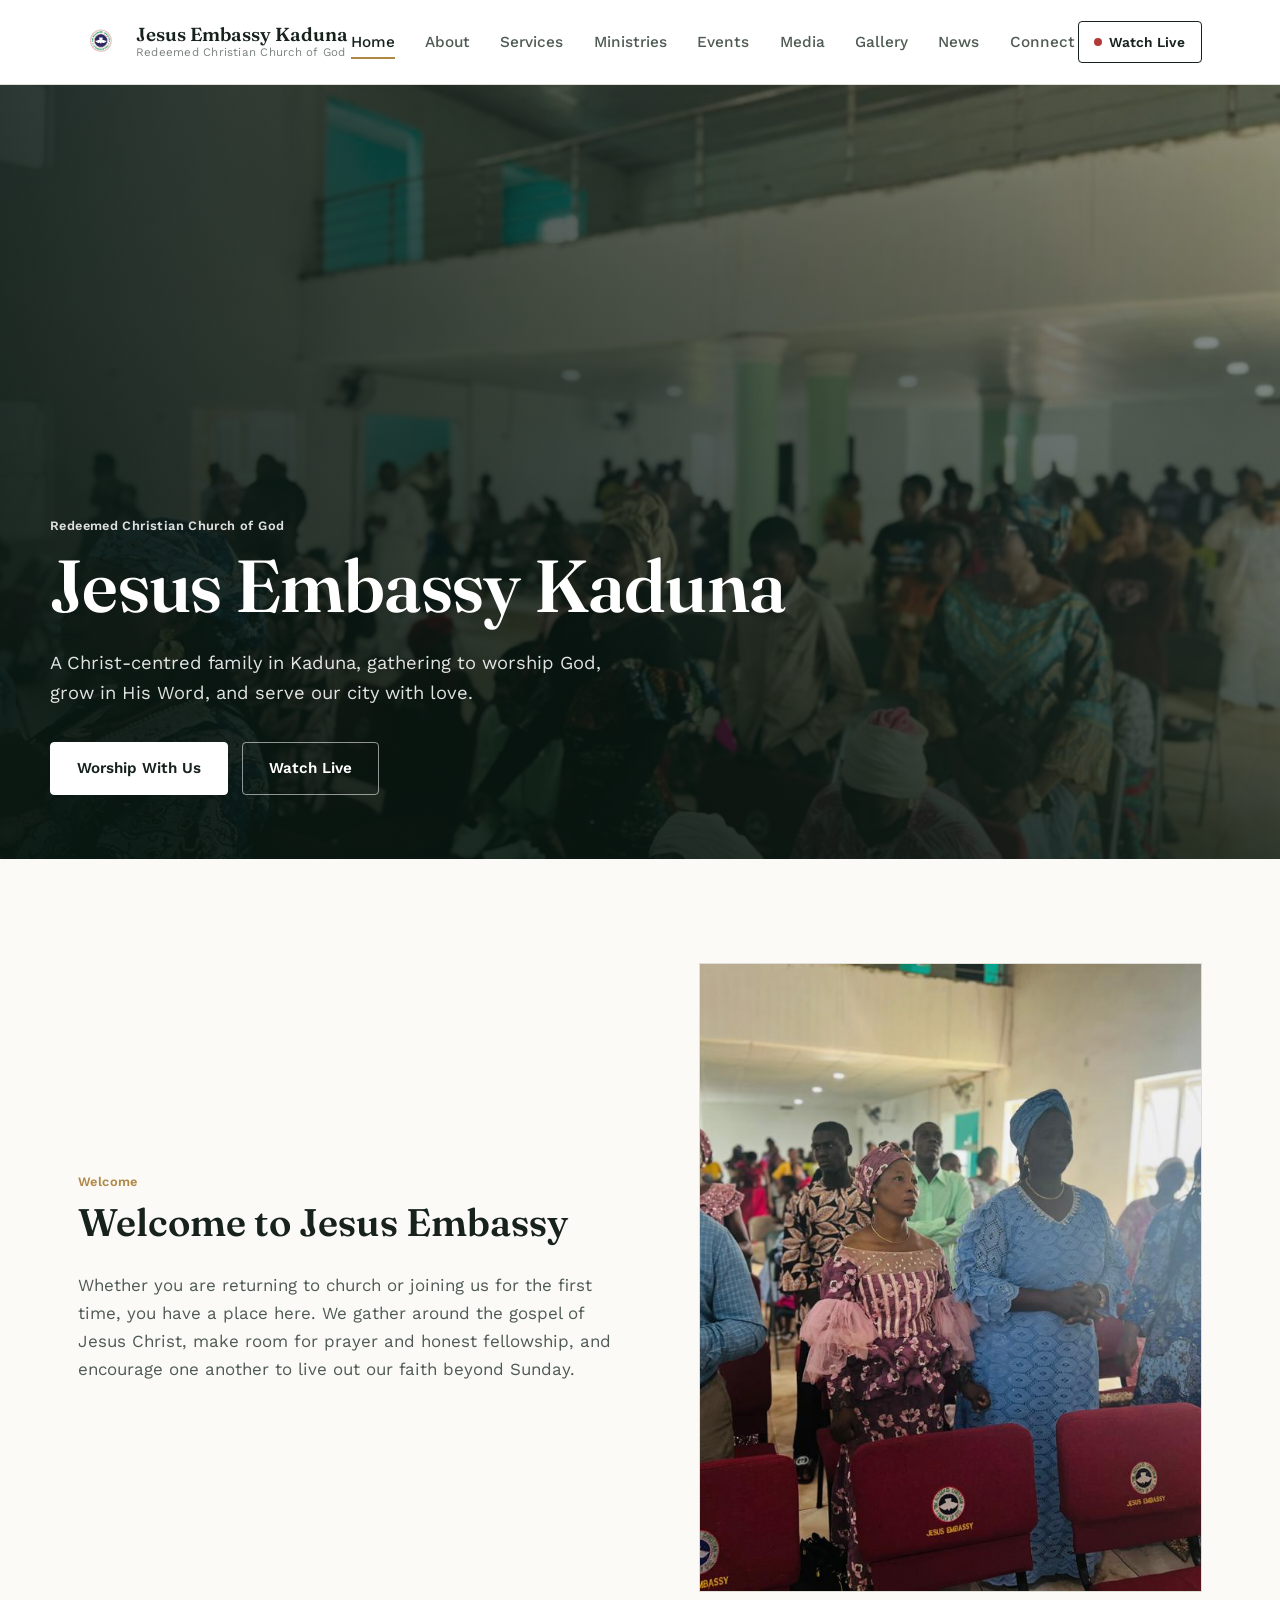
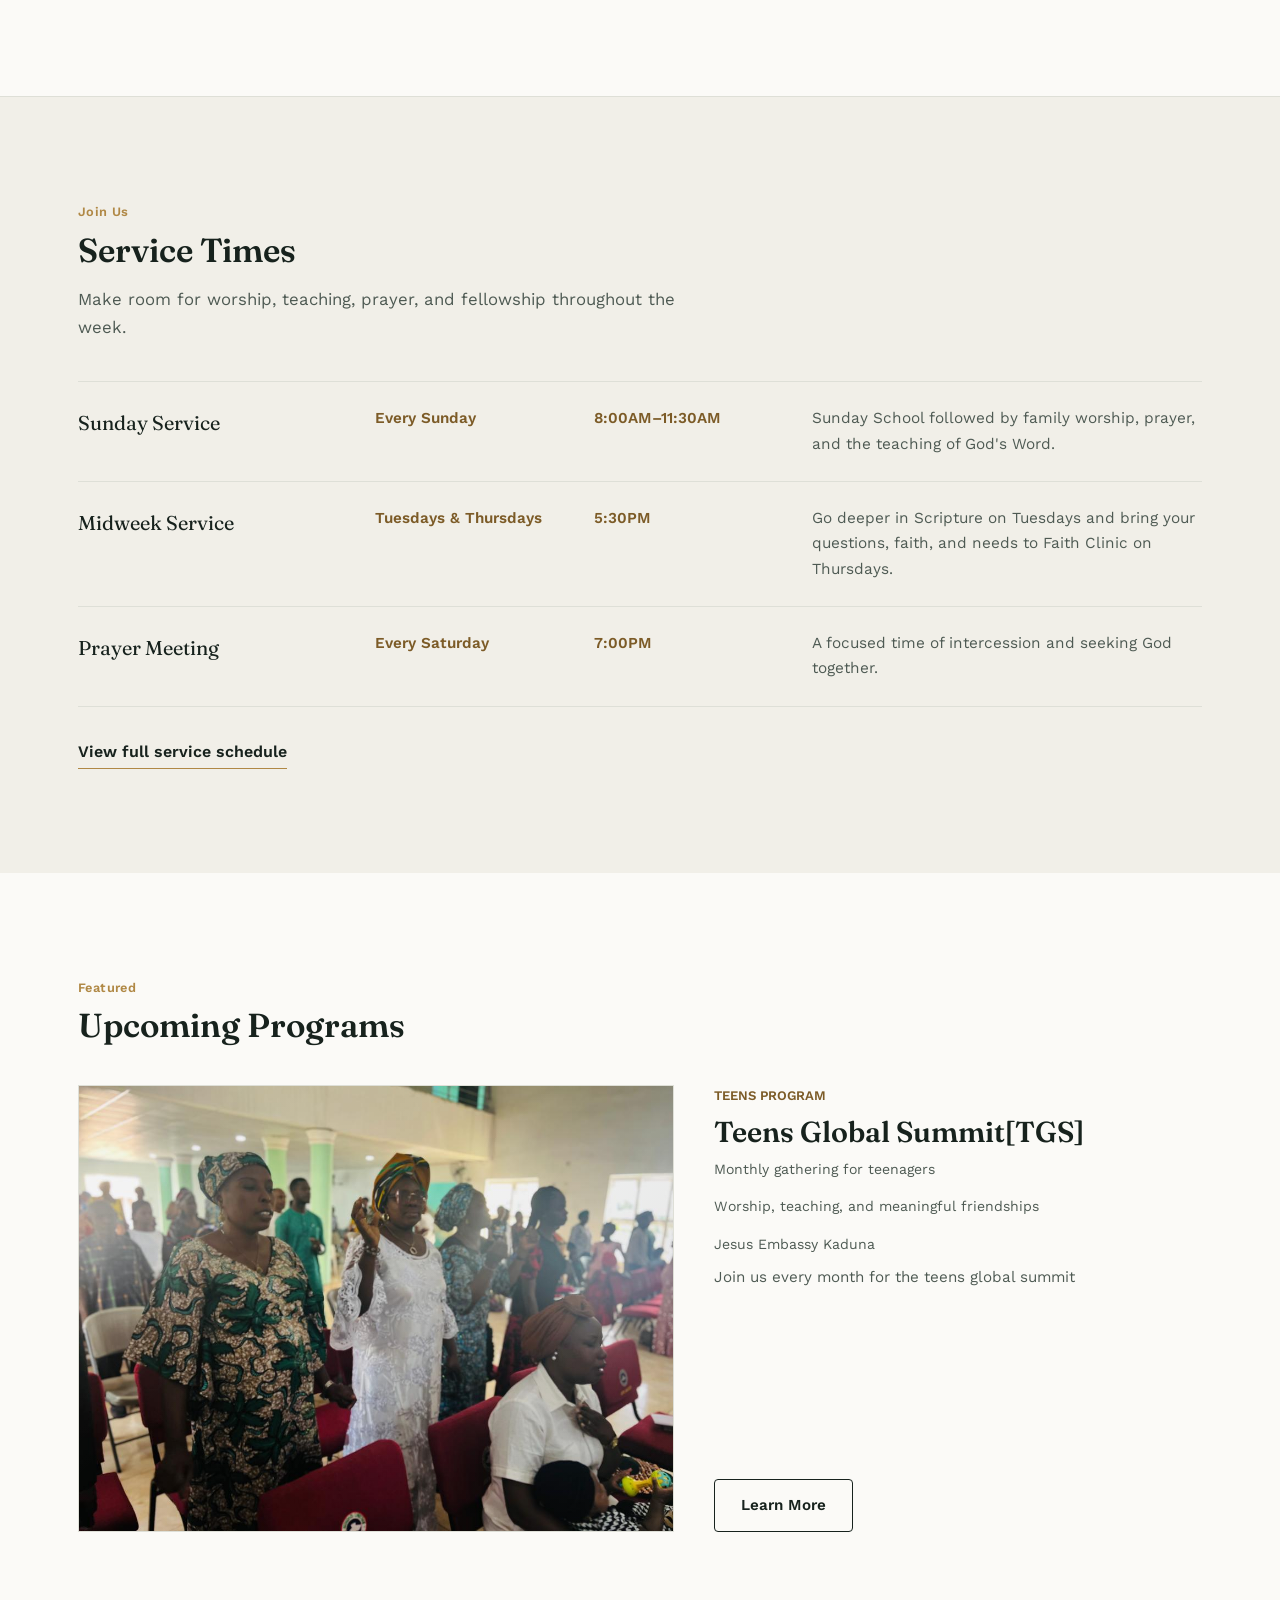
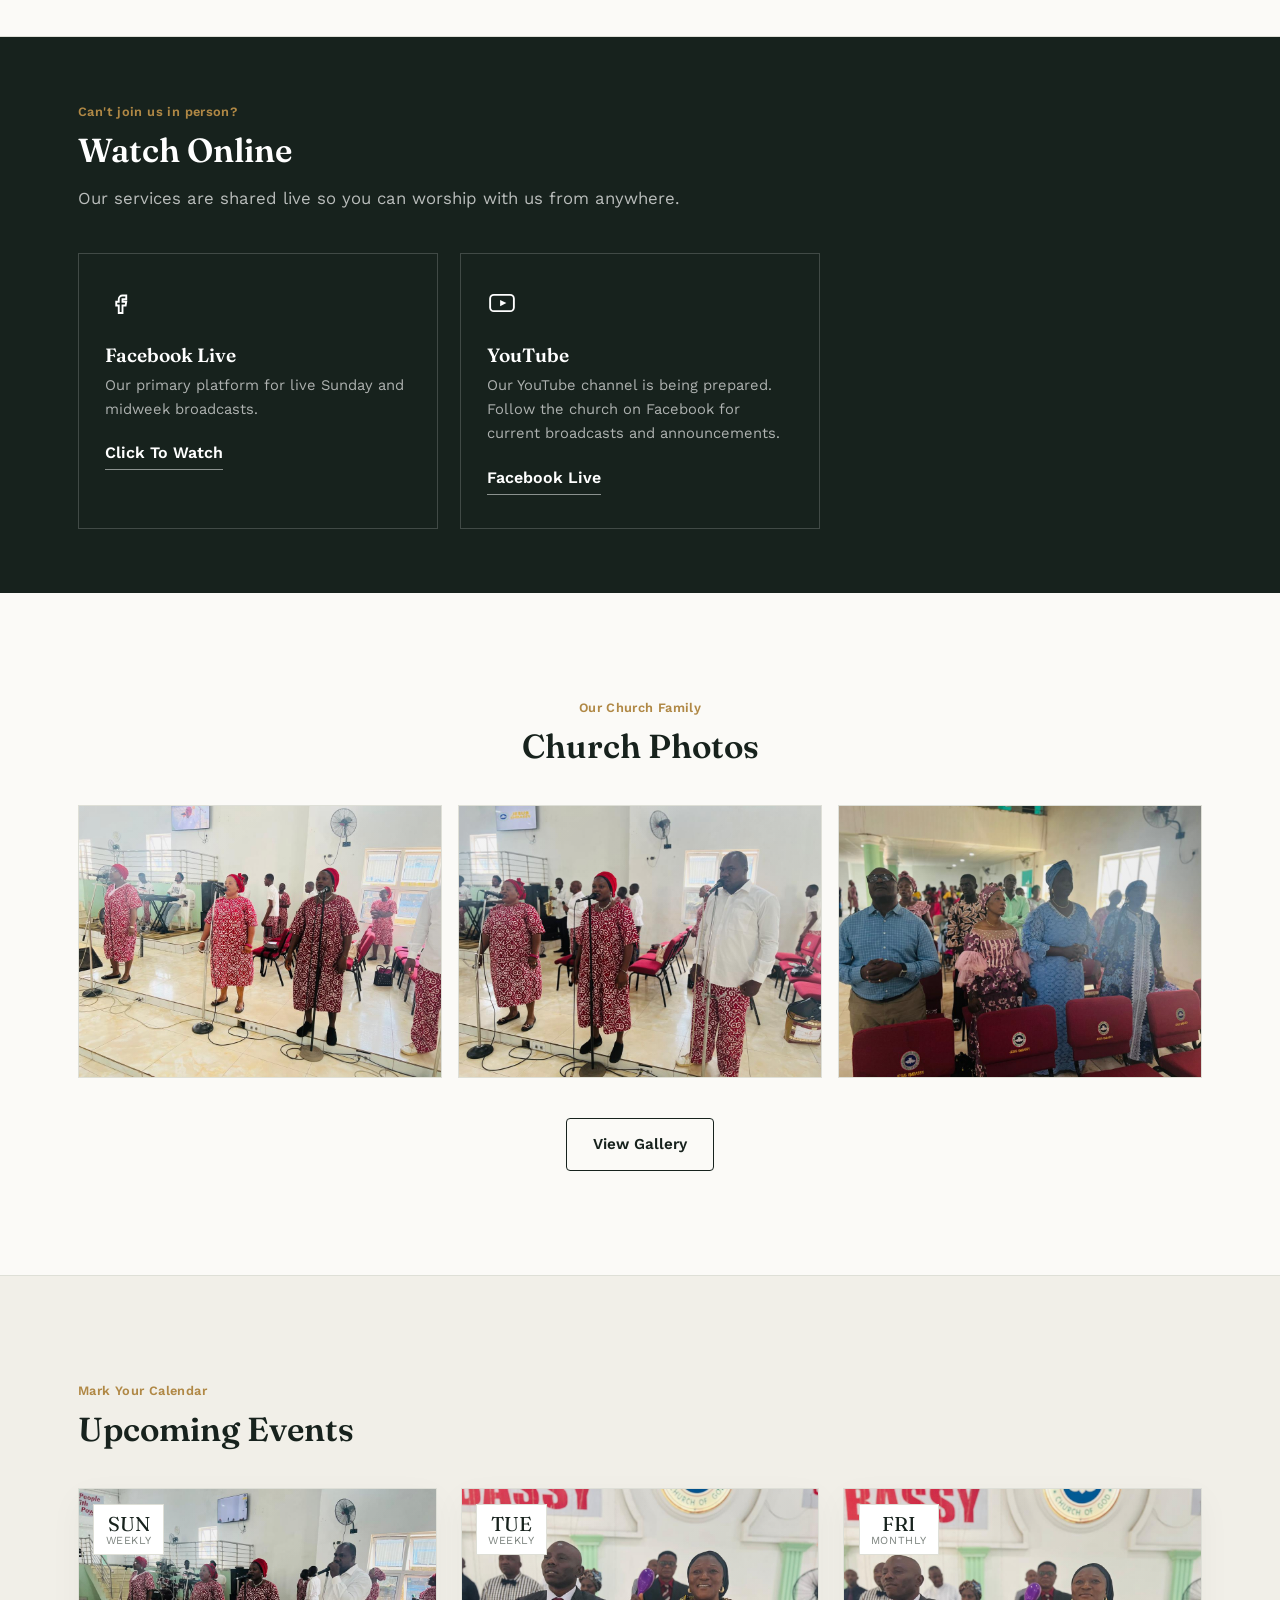
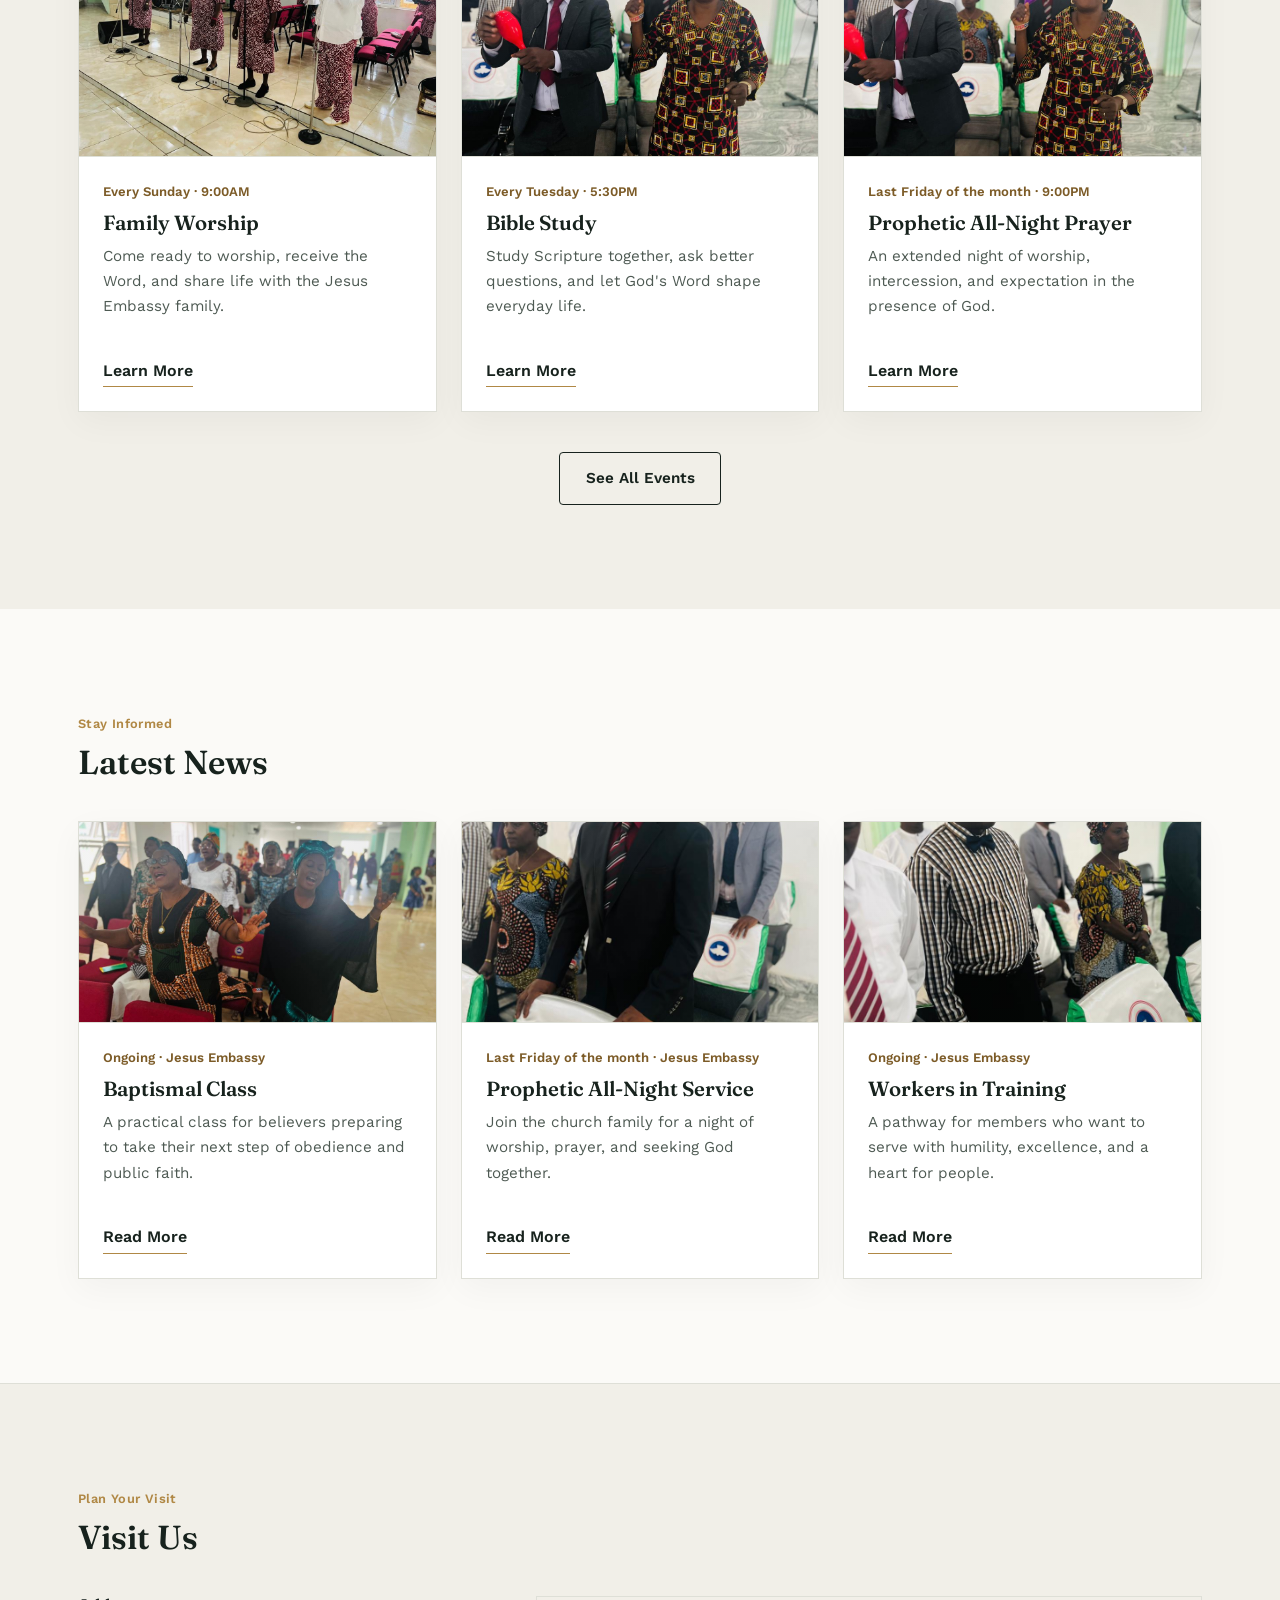
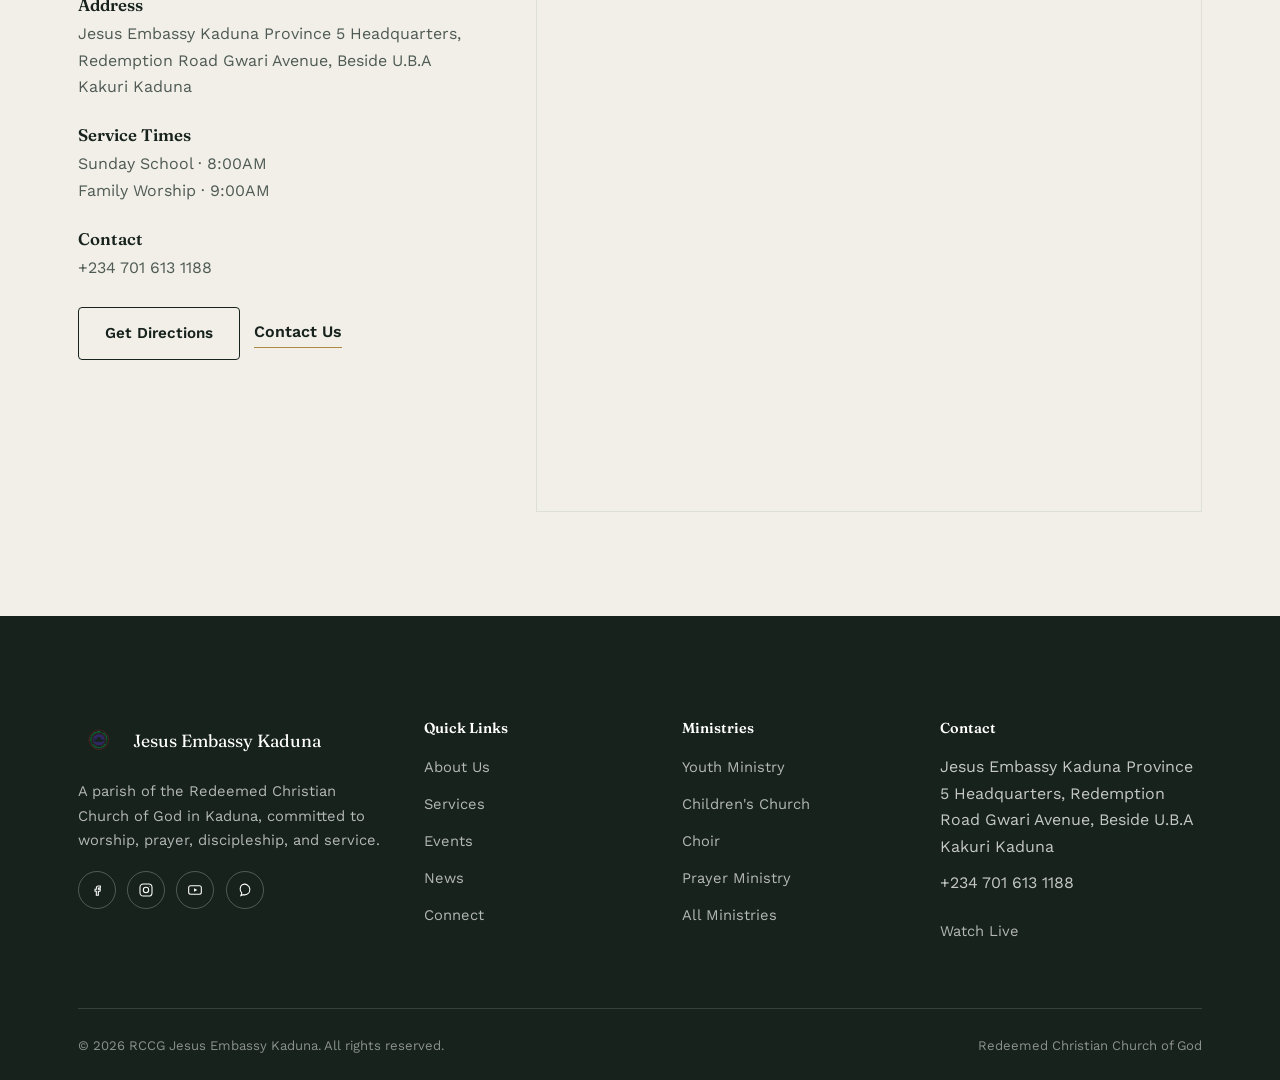
<file: index.html>
<!doctype html>
<html lang="en">
<head>
  <meta charset="UTF-8" />
  <meta name="viewport" content="width=device-width, initial-scale=1.0" />
  <title>Jesus Embassy Kaduna | RCCG</title>
  <meta name="description" content="Jesus Embassy Kaduna is a parish of the Redeemed Christian Church of God (RCCG) in Kaduna. Join us for worship, prayer, and community — in person or online." />
  <link rel="canonical" href="./index.html" />

  <!-- Open Graph -->
  <meta property="og:type" content="website" />
  <meta property="og:title" content="Jesus Embassy Kaduna | RCCG" />
  <meta property="og:description" content="A warm, Christ-centered community in Kaduna. Join us for worship, prayer, and fellowship — in person or online." />
  <meta property="og:image" content="./assets/images/logo/rccg-logo.png" />
  <meta name="twitter:card" content="summary_large_image" />

  <!-- Favicon (RCCG logo) -->
  <link rel="icon" href="./assets/images/logo/rccg-favicon.ico" sizes="any" />
  <link rel="icon" type="image/png" href="./assets/images/logo/rccg-favicon.png" />
  <link rel="apple-touch-icon" href="./assets/images/logo/rccg-favicon.png" />

  <link rel="preconnect" href="https://fonts.googleapis.com" />
  <link rel="preconnect" href="https://fonts.gstatic.com" crossorigin />
  <link href="https://fonts.googleapis.com/css2?family=Fraunces:opsz,wght@9..144,500;9..144,600;9..144,700&family=Work+Sans:wght@400;500;600;700&display=swap" rel="stylesheet" />

  <link rel="stylesheet" href="./css/style.css" />
  <link rel="stylesheet" href="./css/responsive.css" />
</head>
<body>
  <a class="skip-link" href="#main">Skip to content</a>

  <header class="site-header">
    <div class="wrap">
      <a href="./index.html" class="brand">
        <img src="./assets/images/logo/rccg-logo.png" alt="RCCG — Redeemed Christian Church of God logo" decoding="async" loading="lazy">
        <span class="brand-text">
          <span class="brand-name">Jesus Embassy Kaduna</span>
          <span class="brand-sub">Redeemed Christian Church of God</span>
        </span>
      </a>

      <nav class="main-nav" id="main-nav" aria-label="Primary">
        <ul>
          <li><a href="./index.html" aria-current="page">Home</a></li>
          <li><a href="./about.html">About</a></li>
          <li><a href="./services.html">Services</a></li>
          <li><a href="./ministries.html">Ministries</a></li>
          <li><a href="./events.html">Events</a></li>
          <li><a href="./media.html">Media</a></li>
          <li><a href="./gallery.html">Gallery</a></li>
          <li><a href="./news.html">News</a></li>
          <li><a href="./connect.html">Connect</a></li>
        </ul>
        <div class="header-actions-mobile">
          <a href="./media.html#watch-live" class="watch-live-btn"><span class="dot"></span> Watch Live</a>
        </div>
      </nav>

      <div class="header-actions">
        <a href="./media.html#watch-live" class="watch-live-btn"><span class="dot"></span> Watch Live</a>
        <button class="nav-toggle" id="nav-toggle" type="button" aria-label="Open navigation menu" aria-haspopup="true" aria-expanded="false" aria-controls="main-nav">
          <span></span><span></span><span></span>
        </button>
      </div>
    </div>
  </header>

  <main id="main">

    <!-- HERO -->
    <section class="hero">
      <img class="hero-bg" src="./assets/church%20photo/IMG-20260906-WA0071.jpg" alt="Jesus Embassy Kaduna church family gathered for worship" decoding="async" fetchpriority="high">
      <div class="hero-content wrap">
        <span class="kicker">Redeemed Christian Church of God</span>
        <h1>Jesus Embassy Kaduna</h1>
        <p class="hero-lede">A Christ-centred family in Kaduna, gathering to worship God, grow in His Word, and serve our city with love.</p>
        <div class="btn-row">
          <a href="./connect.html" class="btn btn--light">Worship With Us</a>
          <a href="./media.html#watch-live" class="btn btn--ghost-light">Watch Live</a>
        </div>
      </div>
    </section>

    <!-- WELCOME -->
    <section class="section">
      <div class="wrap">
        <div class="intro-layout">
          <div class="intro-copy">
            <span class="kicker">Welcome</span>
            <h2>Welcome to Jesus Embassy</h2>
            <p>Whether you are returning to church or joining us for the first time, you have a place here. We gather around the gospel of Jesus Christ, make room for prayer and honest fellowship, and encourage one another to live out our faith beyond Sunday.</p>
          </div>
          <div class="img-frame ratio-4-5">
            <img src="./assets/church%20photo/IMG-20260921-WA0020.jpg" alt="Jesus Embassy Kaduna church family sharing a moment together" decoding="async" loading="lazy">
          </div>
        </div>
      </div>
    </section>

    <!-- SERVICE TIMES -->
    <section class="section section--alt section--border-top">
      <div class="wrap">
        <div class="section-head">
          <span class="kicker">Join Us</span>
          <h2>Service Times</h2>
          <p>Make room for worship, teaching, prayer, and fellowship throughout the week.</p>
        </div>
        <div class="service-list">
          <div class="service-row">
            <span class="service-name">Sunday Service</span>
            <span class="service-meta">Every Sunday</span>
            <span class="service-meta">8:00AM–11:30AM</span>
            <span class="service-desc">Sunday School followed by family worship, prayer, and the teaching of God's Word.</span>
          </div>
          <div class="service-row">
            <span class="service-name">Midweek Service</span>
            <span class="service-meta">Tuesdays & Thursdays</span>
            <span class="service-meta">5:30PM</span>
            <span class="service-desc">Go deeper in Scripture on Tuesdays and bring your questions, faith, and needs to Faith Clinic on Thursdays.</span>
          </div>
          <div class="service-row">
            <span class="service-name">Prayer Meeting</span>
            <span class="service-meta">Every Saturday</span>
            <span class="service-meta">7:00PM</span>
            <span class="service-desc">A focused time of intercession and seeking God together.</span>
          </div>
        </div>
        <div class="btn-row" style="margin-top:2rem;">
          <a href="./services.html" class="text-link">View full service schedule</a>
        </div>
      </div>
    </section>

    <!-- UPCOMING PROGRAM (featured) -->
    <section class="section">
      <div class="wrap">
        <div class="section-head">
          <span class="kicker">Featured</span>
          <h2>Upcoming Programs</h2>
        </div>
        <div class="grid" style="grid-template-columns: 1.1fr 0.9fr; gap: var(--space-4);">
          <div class="img-frame ratio-4-3">
            <img src="./assets/church%20photo/IMG-20260921-WA0019.jpg" alt="Jesus Embassy Kaduna church gathering" decoding="async" loading="lazy">
          </div>
          <div class="card-body" style="padding:0;">
            <span class="card-meta">TEENS PROGRAM</span>
            <h3 class="card-title" style="font-size:1.8rem;">Teens Global Summit[TGS]</h3>
            <ul class="meta-list">
              <li>Monthly gathering for teenagers</li>
              <li>Worship, teaching, and meaningful friendships</li>
              <li>Jesus Embassy Kaduna</li>
            </ul>
            <p class="card-desc">Join us every month for the teens global summit</p>
            <div class="card-foot">
              <a href="./events.html" class="btn btn--outline">Learn More</a>
            </div>
          </div>
        </div>
      </div>
    </section>

    <!-- WATCH ONLINE -->
    <section class="watch-panel section--border-top" id="watch-live">
      <div class="wrap">
        <div class="section-head">
          <span class="kicker">Can't join us in person?</span>
          <h2>Watch Online</h2>
          <p>Our services are shared live so you can worship with us from anywhere.</p>
        </div>
        <div class="watch-grid">
          <a class="watch-card" href="https://web.facebook.com/p/Rccg-Jesus-Embassy-Province-5-100068351081031/?_rdc=1&_rdr#" data-editable-link="facebook">
            <svg class="platform-icon" width="30" height="30" viewBox="0 0 24 24" fill="none" stroke="#fff" stroke-width="1.5"><path d="M14 9h3V6h-3c-1.7 0-3 1.3-3 3v2H9v3h2v6h3v-6h2.5l.5-3H14V9z"/></svg>
            <h3>Facebook Live</h3>
            <p>Our primary platform for live Sunday and midweek broadcasts.</p>
            <span class="text-link" style="color:#fff; border-color: rgba(255,255,255,0.5);">Click To Watch</span>
          </a>
          <a class="watch-card" href="#" data-editable-link="youtube">
            <svg class="platform-icon" width="30" height="30" viewBox="0 0 24 24" fill="none" stroke="#fff" stroke-width="1.5"><rect x="2.5" y="5.5" width="19" height="13" rx="3"/><path d="M10.5 9.5l5 2.5-5 2.5z" fill="#fff" stroke="none"/></svg>
            <h3>YouTube</h3>
            <p>Our YouTube channel is being prepared. Follow the church on Facebook for current broadcasts and announcements.</p>
            <span class="text-link" style="color:#fff; border-color: rgba(255,255,255,0.5);">Facebook Live</span>
          </a>
          <!-- Additional broadcast platforms can be added here when their official links are confirmed. -->
        </div>
      </div>
    </section>

    <!-- CHURCH PHOTOS -->
    <section class="section">
      <div class="wrap">
        <div class="section-head section-head--center">
          <span class="kicker">Our Church Family</span>
          <h2>Church Photos</h2>
        </div>
        <div class="photo-strip">
          <a class="img-frame ratio-4-5" href="./gallery.html"><img src="./assets/church%20photo/IMG-20260921-WA0011.jpg" alt="Jesus Embassy Kaduna church family sharing a moment together" decoding="async" loading="lazy"></a>
          <a class="img-frame ratio-4-5" href="./gallery.html"><img src="./assets/church%20photo/IMG-20260921-WA0015.jpg" alt="Jesus Embassy Kaduna church family sharing a moment together" decoding="async" loading="lazy"></a>
          <a class="img-frame ratio-4-5" href="./gallery.html"><img src="./assets/church%20photo/IMG-20260921-WA0020.jpg" alt="Jesus Embassy Kaduna church family sharing a moment together" decoding="async" loading="lazy"></a>
        </div>
        <div style="text-align:center; margin-top: 2.5rem;">
          <a href="./gallery.html" class="btn btn--outline">View Gallery</a>
        </div>
      </div>
    </section>

    <!-- UPCOMING EVENTS -->
    <section class="section section--alt section--border-top">
      <div class="wrap">
        <div class="section-head">
          <span class="kicker">Mark Your Calendar</span>
          <h2>Upcoming Events</h2>
        </div>
        <div class="grid grid--3">
          <div class="card event-card">
            <div class="img-frame ratio-4-3">
              <span class="event-date-badge"><span class="day">SUN</span><span class="mon">WEEKLY</span></span>
              <img src="./assets/church%20photo/IMG-20260921-WA0003.jpg" alt="Jesus Embassy Kaduna church gathering" decoding="async" loading="lazy">
            </div>
            <div class="card-body">
              <span class="card-meta">Every Sunday · 9:00AM</span>
              <h3 class="card-title">Family Worship</h3>
              <p class="card-desc">Come ready to worship, receive the Word, and share life with the Jesus Embassy family.</p>
              <div class="card-foot"><a href="./events.html" class="text-link">Learn More</a></div>
            </div>
          </div>
          <div class="card event-card">
            <div class="img-frame ratio-4-3">
              <span class="event-date-badge"><span class="day">TUE</span><span class="mon">WEEKLY</span></span>
              <img src="./assets/church%20photo/IMG-20260921-WA0006.jpg" alt="Jesus Embassy Kaduna church gathering" decoding="async" loading="lazy">
            </div>
            <div class="card-body">
              <span class="card-meta">Every Tuesday · 5:30PM</span>
              <h3 class="card-title">Bible Study</h3>
              <p class="card-desc">Study Scripture together, ask better questions, and let God's Word shape everyday life.</p>
              <div class="card-foot"><a href="./events.html" class="text-link">Learn More</a></div>
            </div>
          </div>
          <div class="card event-card">
            <div class="img-frame ratio-4-3">
              <span class="event-date-badge"><span class="day">FRI</span><span class="mon">MONTHLY</span></span>
              <img src="./assets/church%20photo/IMG-20260921-WA0007.jpg" alt="Jesus Embassy Kaduna church gathering" decoding="async" loading="lazy">
            </div>
            <div class="card-body">
              <span class="card-meta">Last Friday of the month · 9:00PM</span>
              <h3 class="card-title">Prophetic All-Night Prayer</h3>
              <p class="card-desc">An extended night of worship, intercession, and expectation in the presence of God.</p>
              <div class="card-foot"><a href="./events.html" class="text-link">Learn More</a></div>
            </div>
          </div>
        </div>
        <div style="text-align:center; margin-top:2.5rem;">
          <a href="./events.html" class="btn btn--outline">See All Events</a>
        </div>
      </div>
    </section>

    <!-- LATEST NEWS -->
    <section class="section">
      <div class="wrap">
        <div class="section-head">
          <span class="kicker">Stay Informed</span>
          <h2>Latest News</h2>
        </div>
        <div class="grid grid--3">
          <div class="card">
            <div class="img-frame ratio-16-9"><img src="./assets/church%20photo/IMG-20260921-WA0017.jpg" alt="Jesus Embassy Kaduna church family sharing a moment together" decoding="async" loading="lazy"></div>
            <div class="card-body">
              <span class="card-meta">Ongoing · Jesus Embassy</span>
              <h3 class="card-title">Baptismal Class</h3>
              <p class="card-desc">A practical class for believers preparing to take their next step of obedience and public faith.</p>
              <div class="card-foot"><a href="./news.html" class="text-link">Read More</a></div>
            </div>
          </div>
          <div class="card">
            <div class="img-frame ratio-16-9"><img src="./assets/church%20photo/IMG-20260921-WA0013.jpg" alt="Jesus Embassy Kaduna church family sharing a moment together" decoding="async" loading="lazy"></div>
            <div class="card-body">
              <span class="card-meta">Last Friday of the month · Jesus Embassy</span>
              <h3 class="card-title">Prophetic All-Night Service</h3>
              <p class="card-desc">Join the church family for a night of worship, prayer, and seeking God together.</p>
              <div class="card-foot"><a href="./news.html" class="text-link">Read More</a></div>
            </div>
          </div>
          <div class="card">
            <div class="img-frame ratio-16-9"><img src="./assets/church%20photo/IMG-20260921-WA0014.jpg" alt="Jesus Embassy Kaduna church family sharing a moment together" decoding="async" loading="lazy"></div>
            <div class="card-body">
              <span class="card-meta">Ongoing · Jesus Embassy</span>
              <h3 class="card-title">Workers in Training</h3>
              <p class="card-desc">A pathway for members who want to serve with humility, excellence, and a heart for people.</p>
              <div class="card-foot"><a href="./news.html" class="text-link">Read More</a></div>
            </div>
          </div>
        </div>
      </div>
    </section>

    <!-- VISIT US -->
    <section class="section section--alt section--border-top">
      <div class="wrap">
        <div class="section-head">
          <span class="kicker">Plan Your Visit</span>
          <h2>Visit Us</h2>
        </div>
        <div class="visit-layout">
          <div class="visit-list">
            <div class="visit-item">
              <h3>Address</h3>
              <p>Jesus Embassy Kaduna Province 5 Headquarters, Redemption Road Gwari Avenue, Beside U.B.A Kakuri Kaduna</p>
            </div>
            <div class="visit-item">
              <h3>Service Times</h3>
              <p>Sunday School · 8:00AM<br />Family Worship · 9:00AM</p>
            </div>
            <div class="visit-item">
              <h3>Contact</h3>
              <p>+234 701 613 1188</p>
            </div>
            <div class="btn-row">
              <a href="#" class="btn btn--outline" data-editable-link="google-maps">Get Directions</a>
              <a href="./contact.html" class="text-link">Contact Us</a>
            </div>
          </div>
          <div class="map-frame">
            <iframe src="https://www.google.com/maps/embed?pb=!1m18!1m12!1m3!1d7846.925479024681!2d7.413022253906263!3d10.464140100000005!2m3!1f0!2f0!3f0!3m2!1i1024!2i768!4f13.1!3m3!1m2!1s0x104d35b6bb6d148f%3A0x2008224dca295340!2sRCCG%20Jesus%20Embassy%2C%20Kaduna%20Province%205!5e0!3m2!1sen!2sng!4v1790141227433!5m2!1sen!2sng" width="600" height="450" style="border:0;" allowfullscreen="" loading="lazy" referrerpolicy="strict-origin-when-cross-origin"></iframe>
          </div>
        </div>
      </div>
    </section>

  </main>

  <footer class="site-footer">
    <div class="wrap">
      <div class="footer-grid">
        <div class="footer-col">
          <div class="footer-brand">
            <img src="./assets/images/logo/rccg-logo.png" alt="RCCG logo" decoding="async" loading="lazy">
            <span class="brand-name">Jesus Embassy Kaduna</span>
          </div>
          <p>A parish of the Redeemed Christian Church of God in Kaduna, committed to worship, prayer, discipleship, and service.</p>
          <div class="footer-social">
            <a href="#" aria-label="Facebook" data-editable-link="facebook"><svg width="16" height="16" viewBox="0 0 24 24" fill="none" stroke="#fff" stroke-width="1.6"><path d="M14 9h3V6h-3c-1.7 0-3 1.3-3 3v2H9v3h2v6h3v-6h2.5l.5-3H14V9z"/></svg></a>
            <a href="#" aria-label="Instagram" data-editable-link="instagram"><svg width="16" height="16" viewBox="0 0 24 24" fill="none" stroke="#fff" stroke-width="1.6"><rect x="3" y="3" width="18" height="18" rx="5"/><circle cx="12" cy="12" r="4"/><circle cx="17.2" cy="6.8" r="0.6" fill="#fff" stroke="none"/></svg></a>
            <a href="#" aria-label="YouTube" data-editable-link="youtube"><svg width="16" height="16" viewBox="0 0 24 24" fill="none" stroke="#fff" stroke-width="1.6"><rect x="2.5" y="5.5" width="19" height="13" rx="3"/><path d="M10.5 9.5l5 2.5-5 2.5z" fill="#fff" stroke="none"/></svg></a>
            <a href="#" aria-label="WhatsApp" data-editable-link="whatsapp"><svg width="16" height="16" viewBox="0 0 24 24" fill="none" stroke="#fff" stroke-width="1.6"><path d="M7 17l-1.2 3.3L9.2 19A8 8 0 108 4a8 8 0 00-1 12z"/></svg></a>
          </div>
        </div>
        <div class="footer-col">
          <h4>Quick Links</h4>
          <ul>
            <li><a href="./about.html">About Us</a></li>
            <li><a href="./services.html">Services</a></li>
            <li><a href="./events.html">Events</a></li>
            <li><a href="./news.html">News</a></li>
            <li><a href="./connect.html">Connect</a></li>
          </ul>
        </div>
        <div class="footer-col">
          <h4>Ministries</h4>
          <ul>
            <li><a href="./ministries.html">Youth Ministry</a></li>
            <li><a href="./ministries.html">Children's Church</a></li>
            <li><a href="./ministries.html">Choir</a></li>
            <li><a href="./ministries.html">Prayer Ministry</a></li>
            <li><a href="./ministries.html">All Ministries</a></li>
          </ul>
        </div>
        <div class="footer-col">
          <h4>Contact</h4>
          <ul>
            <li>Jesus Embassy Kaduna Province 5 Headquarters, Redemption Road Gwari Avenue, Beside U.B.A Kakuri Kaduna</li>
            <li>+234 701 613 1188</li>
            <li></li>
            <li><a href="./media.html#watch-live">Watch Live</a></li>
          </ul>
        </div>
      </div>
      <div class="footer-bottom">
        <span>&copy; <span data-year>2026</span> RCCG Jesus Embassy Kaduna. All rights reserved.</span>
        <span>Redeemed Christian Church of God</span>
      </div>
    </div>
  </footer>

  <script src="./js/main.js"></script>
</body>
</html>
</file>
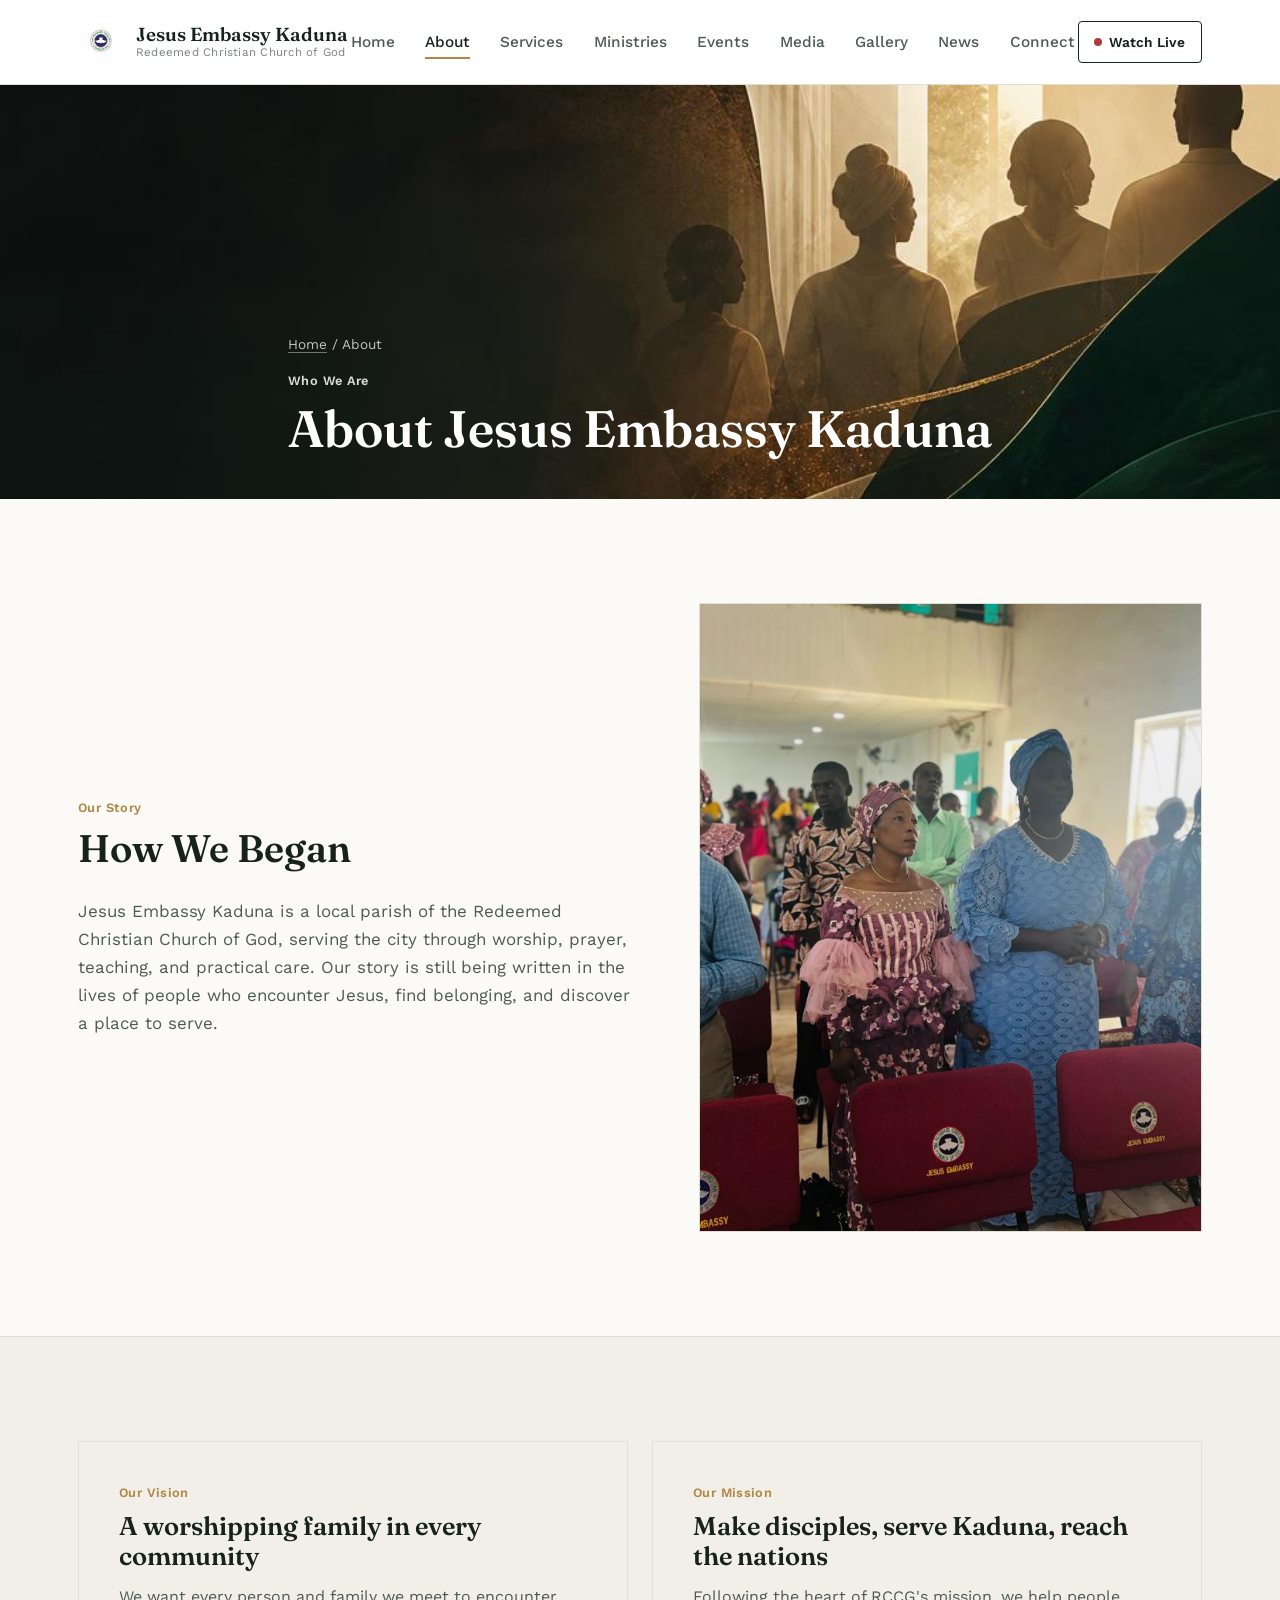
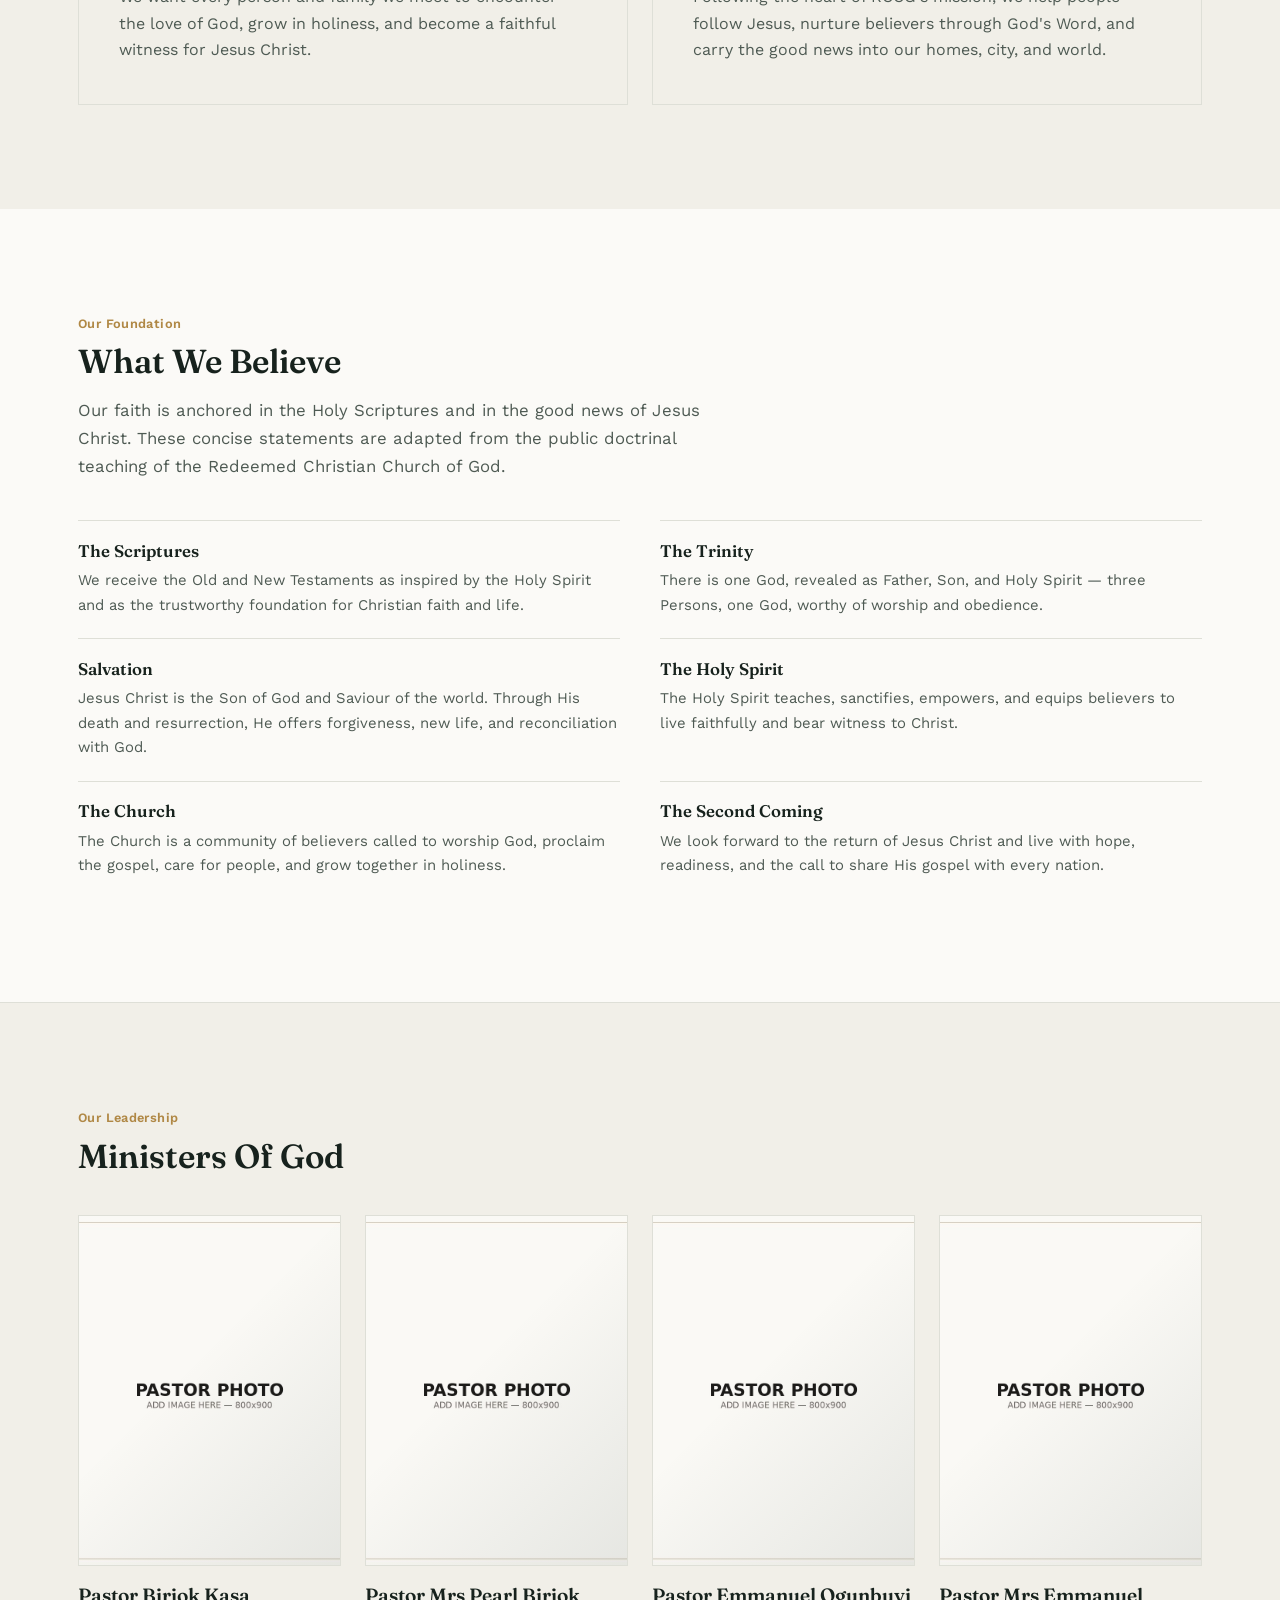
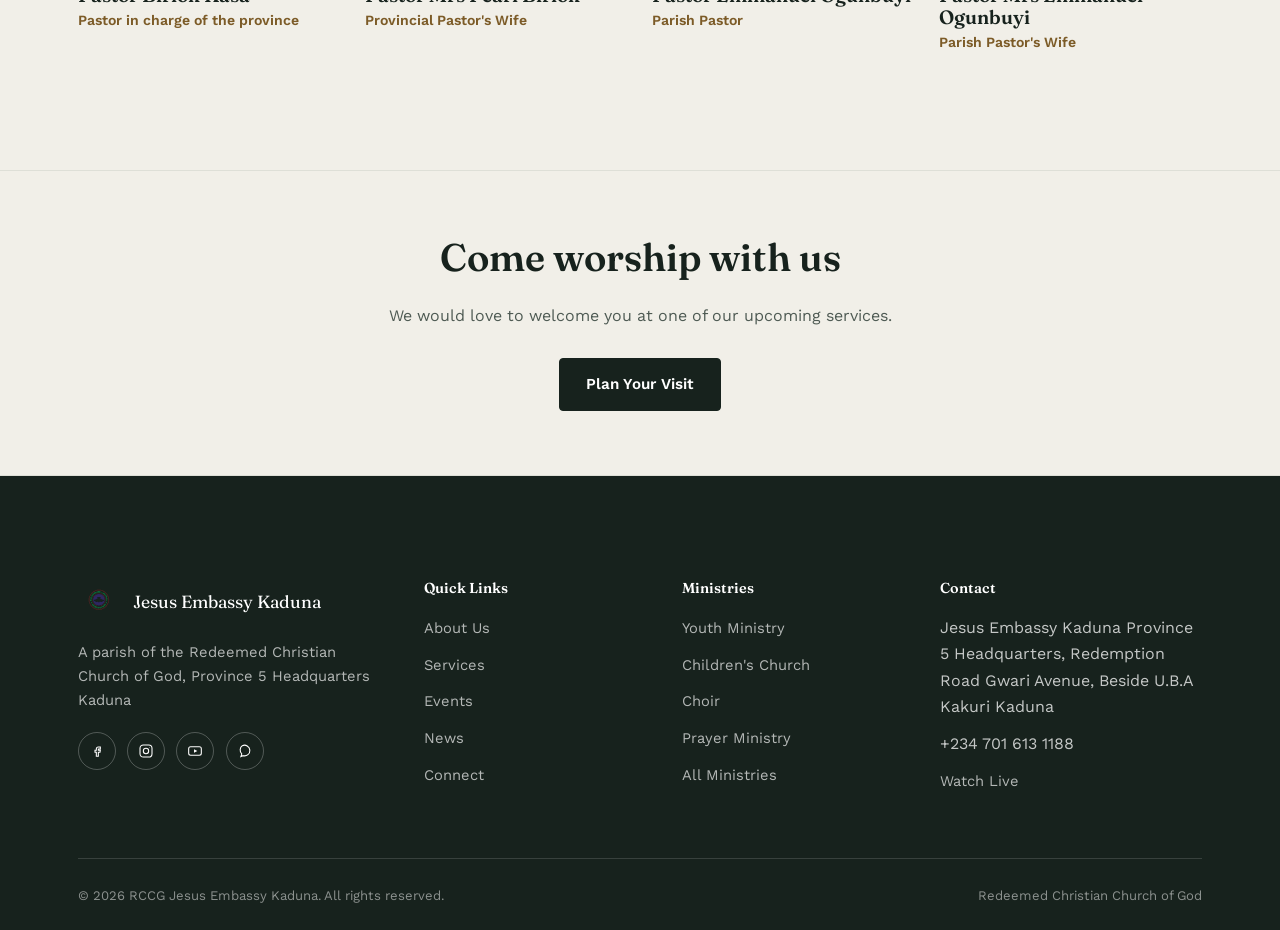
<file: about.html>
<!doctype html>
<html lang="en">
<head>
  <meta charset="UTF-8" />
  <meta name="viewport" content="width=device-width, initial-scale=1.0" />
  <title>About Us | Jesus Embassy Kaduna | RCCG</title>
  <meta name="description" content="Learn about the story, vision, mission, and leadership of Jesus Embassy Kaduna, a parish of the Redeemed Christian Church of God." />
  <link rel="canonical" href="./about.html" />

  <meta property="og:type" content="website" />
  <meta property="og:title" content="About Us | Jesus Embassy Kaduna" />
  <meta property="og:description" content="Our story, vision, mission, and leadership." />
  <meta property="og:image" content="./assets/images/logo/rccg-logo.png" />
  <meta name="twitter:card" content="summary_large_image" />

  <link rel="icon" href="./assets/images/logo/rccg-favicon.ico" sizes="any" />
  <link rel="icon" type="image/png" href="./assets/images/logo/rccg-favicon.png" />
  <link rel="apple-touch-icon" href="./assets/images/logo/rccg-favicon.png" />

  <link rel="preconnect" href="https://fonts.googleapis.com" />
  <link rel="preconnect" href="https://fonts.gstatic.com" crossorigin />
  <link href="https://fonts.googleapis.com/css2?family=Fraunces:opsz,wght@9..144,500;9..144,600;9..144,700&family=Work+Sans:wght@400;500;600;700&display=swap" rel="stylesheet" />

  <link rel="stylesheet" href="./css/style.css" />
  <link rel="stylesheet" href="./css/responsive.css" />
</head>
<body>
  <a class="skip-link" href="#main">Skip to content</a>

  <header class="site-header">
    <div class="wrap">
      <a href="./index.html" class="brand">
        <img src="./assets/images/logo/rccg-logo.png" alt="RCCG — Redeemed Christian Church of God logo" decoding="async" loading="lazy">
        <span class="brand-text">
          <span class="brand-name">Jesus Embassy Kaduna</span>
          <span class="brand-sub">Redeemed Christian Church of God</span>
        </span>
      </a>
      <nav class="main-nav" id="main-nav" aria-label="Primary">
        <ul>
          <li><a href="./index.html">Home</a></li>
          <li><a href="./about.html" aria-current="page">About</a></li>
          <li><a href="./services.html">Services</a></li>
          <li><a href="./ministries.html">Ministries</a></li>
          <li><a href="./events.html">Events</a></li>
          <li><a href="./media.html">Media</a></li>
          <li><a href="./gallery.html">Gallery</a></li>
          <li><a href="./news.html">News</a></li>
          <li><a href="./connect.html">Connect</a></li>
        </ul>
        <div class="header-actions-mobile">
          <a href="./media.html#watch-live" class="watch-live-btn"><span class="dot"></span> Watch Live</a>
        </div>
      </nav>
      <div class="header-actions">
        <a href="./media.html#watch-live" class="watch-live-btn"><span class="dot"></span> Watch Live</a>
        <button class="nav-toggle" id="nav-toggle" type="button" aria-label="Open navigation menu" aria-haspopup="true" aria-expanded="false" aria-controls="main-nav">
          <span></span><span></span><span></span>
        </button>
      </div>
    </div>
  </header>

  <main id="main">

    <section class="page-banner">
      <img src="./assets/images/hero/about.jpg" alt="Abstract emerald and gold light forming a welcoming church interior" decoding="async" loading="eager">
      <div class="wrap">
        <div class="breadcrumb"><a href="./index.html">Home</a> / About</div>
        <span class="kicker">Who We Are</span>
        <h1>About Jesus Embassy Kaduna</h1>
      </div>
    </section>

    <!-- OUR STORY -->
    <section class="section">
      <div class="wrap">
        <div class="intro-layout">
          <div class="intro-copy">
            <span class="kicker">Our Story</span>
            <h2>How We Began</h2>
            <p>Jesus Embassy Kaduna is a local parish of the Redeemed Christian Church of God, serving the city through worship, prayer, teaching, and practical care. Our story is still being written in the lives of people who encounter Jesus, find belonging, and discover a place to serve.</p>
          </div>
          <div class="img-frame ratio-4-5">
            <img src="./assets/church%20photo/IMG-20260921-WA0020.jpg" alt="Jesus Embassy Kaduna church family sharing a moment together" decoding="async" loading="lazy">
          </div>
        </div>
      </div>
    </section>

    <!-- VISION & MISSION -->
    <section class="section section--alt section--border-top">
      <div class="wrap">
        <div class="grid grid--2">
          <div class="panel">
            <span class="kicker">Our Vision</span>
            <h2 style="font-size:1.6rem; margin-bottom:0.8rem;">A worshipping family in every community</h2>
            <p style="color:var(--color-ink-soft);">We want every person and family we meet to encounter the love of God, grow in holiness, and become a faithful witness for Jesus Christ.</p>
          </div>
          <div class="panel">
            <span class="kicker">Our Mission</span>
            <h2 style="font-size:1.6rem; margin-bottom:0.8rem;">Make disciples, serve Kaduna, reach the nations</h2>
            <p style="color:var(--color-ink-soft);">Following the heart of RCCG's mission, we help people follow Jesus, nurture believers through God's Word, and carry the good news into our homes, city, and world.</p>
          </div>
        </div>
      </div>
    </section>

    <!-- WHAT WE BELIEVE -->
    <section class="section">
      <div class="wrap">
        <div class="section-head">
          <span class="kicker">Our Foundation</span>
          <h2>What We Believe</h2>
          <p>Our faith is anchored in the Holy Scriptures and in the good news of Jesus Christ. These concise statements are adapted from the public doctrinal teaching of the Redeemed Christian Church of God.</p>
        </div>
        <div class="belief-list">
          <div class="belief-item">
            <h3>The Scriptures</h3>
            <p>We receive the Old and New Testaments as inspired by the Holy Spirit and as the trustworthy foundation for Christian faith and life.</p>
          </div>
          <div class="belief-item">
            <h3>The Trinity</h3>
            <p>There is one God, revealed as Father, Son, and Holy Spirit — three Persons, one God, worthy of worship and obedience.</p>
          </div>
          <div class="belief-item">
            <h3>Salvation</h3>
            <p>Jesus Christ is the Son of God and Saviour of the world. Through His death and resurrection, He offers forgiveness, new life, and reconciliation with God.</p>
          </div>
          <div class="belief-item">
            <h3>The Holy Spirit</h3>
            <p>The Holy Spirit teaches, sanctifies, empowers, and equips believers to live faithfully and bear witness to Christ.</p>
          </div>
          <div class="belief-item">
            <h3>The Church</h3>
            <p>The Church is a community of believers called to worship God, proclaim the gospel, care for people, and grow together in holiness.</p>
          </div>
          <div class="belief-item">
            <h3>The Second Coming</h3>
            <p>We look forward to the return of Jesus Christ and live with hope, readiness, and the call to share His gospel with every nation.</p>
          </div>
        </div>
      </div>
    </section>

    <!-- LEADERSHIP -->
    <section class="section section--alt section--border-top">
      <div class="wrap">
        <div class="section-head">
          <span class="kicker">Our Leadership</span>
          <h2>Ministers Of God</h2>
        </div>
        <div class="grid grid--4">
          <div class="leader-card">
            <div class="img-frame ratio-3-4"><img src="./assets/images/pastors/pastor-01.jpg" alt="Pastor Biriok Kasa" decoding="async" loading="lazy"></div>
            <h3>Pastor Biriok Kasa</h3>
            <span class="role">Pastor in charge of the province</span>
          </div>
          <div class="leader-card">
            <div class="img-frame ratio-3-4"><img src="./assets/images/pastors/pastor-02.jpg" alt="Pastor Mrs Pearl Biriok" decoding="async" loading="lazy"></div>
            <h3>Pastor Mrs Pearl Biriok</h3>
            <span class="role">Provincial Pastor's Wife</span>
          </div>
          <div class="leader-card">
            <div class="img-frame ratio-3-4"><img src="./assets/images/pastors/pastor-03.jpg" alt="Pastor Emmanuel Ogunbuyi" decoding="async" loading="lazy"></div>
            <h3>Pastor Emmanuel Ogunbuyi</h3>
            <span class="role">Parish Pastor</span>
          </div>
          <div class="leader-card">
            <div class="img-frame ratio-3-4"><img src="./assets/images/pastors/pastor-04.jpg" alt="Pastor Emmanuel Ogunbuyi's wife" decoding="async" loading="lazy"></div>
            <h3>Pastor Mrs Emmanuel Ogunbuyi</h3>
            <span class="role">Parish Pastor's Wife</span>
          </div>
        </div>
      </div>
    </section>

    <section class="cta-band">
      <div class="wrap">
        <h2>Come worship with us</h2>
        <p>We would love to welcome you at one of our upcoming services.</p>
        <a href="./connect.html" class="btn">Plan Your Visit</a>
      </div>
    </section>

  </main>

  <footer class="site-footer">
    <div class="wrap">
      <div class="footer-grid">
        <div class="footer-col">
          <div class="footer-brand">
            <img src="./assets/images/logo/rccg-logo.png" alt="RCCG logo" decoding="async" loading="lazy">
            <span class="brand-name">Jesus Embassy Kaduna</span>
          </div>
          <p>A parish of the Redeemed Christian Church of God, Province 5 Headquarters Kaduna</p>
          <div class="footer-social">
            <a href="#" aria-label="Facebook" data-editable-link="facebook"><svg width="16" height="16" viewBox="0 0 24 24" fill="none" stroke="#fff" stroke-width="1.6"><path d="M14 9h3V6h-3c-1.7 0-3 1.3-3 3v2H9v3h2v6h3v-6h2.5l.5-3H14V9z"/></svg></a>
            <a href="#" aria-label="Instagram" data-editable-link="instagram"><svg width="16" height="16" viewBox="0 0 24 24" fill="none" stroke="#fff" stroke-width="1.6"><rect x="3" y="3" width="18" height="18" rx="5"/><circle cx="12" cy="12" r="4"/><circle cx="17.2" cy="6.8" r="0.6" fill="#fff" stroke="none"/></svg></a>
            <a href="#" aria-label="YouTube" data-editable-link="youtube"><svg width="16" height="16" viewBox="0 0 24 24" fill="none" stroke="#fff" stroke-width="1.6"><rect x="2.5" y="5.5" width="19" height="13" rx="3"/><path d="M10.5 9.5l5 2.5-5 2.5z" fill="#fff" stroke="none"/></svg></a>
            <a href="#" aria-label="WhatsApp" data-editable-link="whatsapp"><svg width="16" height="16" viewBox="0 0 24 24" fill="none" stroke="#fff" stroke-width="1.6"><path d="M7 17l-1.2 3.3L9.2 19A8 8 0 108 4a8 8 0 00-1 12z"/></svg></a>
          </div>
        </div>
        <div class="footer-col">
          <h4>Quick Links</h4>
          <ul>
            <li><a href="./about.html">About Us</a></li>
            <li><a href="./services.html">Services</a></li>
            <li><a href="./events.html">Events</a></li>
            <li><a href="./news.html">News</a></li>
            <li><a href="./connect.html">Connect</a></li>
          </ul>
        </div>
        <div class="footer-col">
          <h4>Ministries</h4>
          <ul>
            <li><a href="./ministries.html">Youth Ministry</a></li>
            <li><a href="./ministries.html">Children's Church</a></li>
            <li><a href="./ministries.html">Choir</a></li>
            <li><a href="./ministries.html">Prayer Ministry</a></li>
            <li><a href="./ministries.html">All Ministries</a></li>
          </ul>
        </div>
        <div class="footer-col">
          <h4>Contact</h4>
          <ul>
            <li>Jesus Embassy Kaduna Province 5 Headquarters, Redemption Road Gwari Avenue, Beside U.B.A Kakuri Kaduna</li>
            <li>+234 701 613 1188</li>
            <li><a href="./media.html#watch-live">Watch Live</a></li>
          </ul>
        </div>
      </div>
      <div class="footer-bottom">
        <span>&copy; <span data-year>2026</span> RCCG Jesus Embassy Kaduna. All rights reserved.</span>
        <span>Redeemed Christian Church of God</span>
      </div>
    </div>
  </footer>

  <script src="./js/main.js"></script>
</body>
</html>
</file>
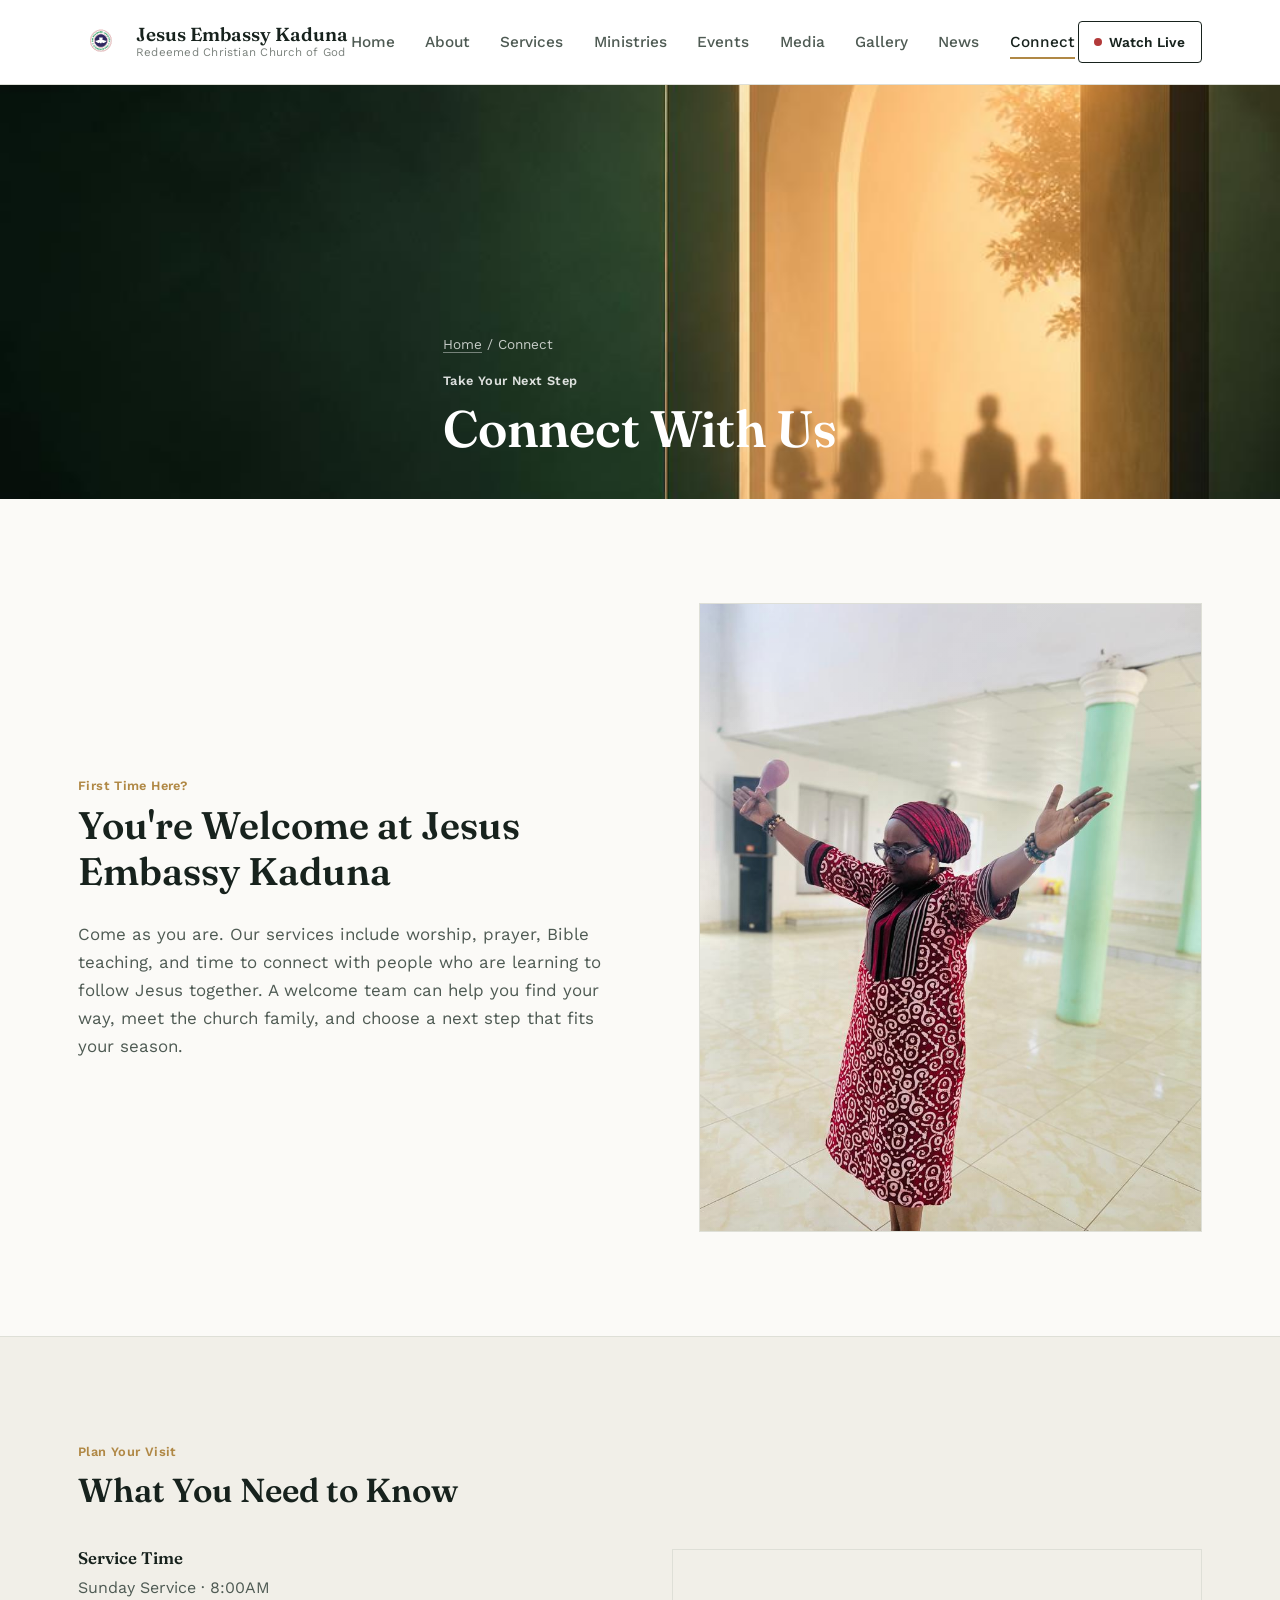
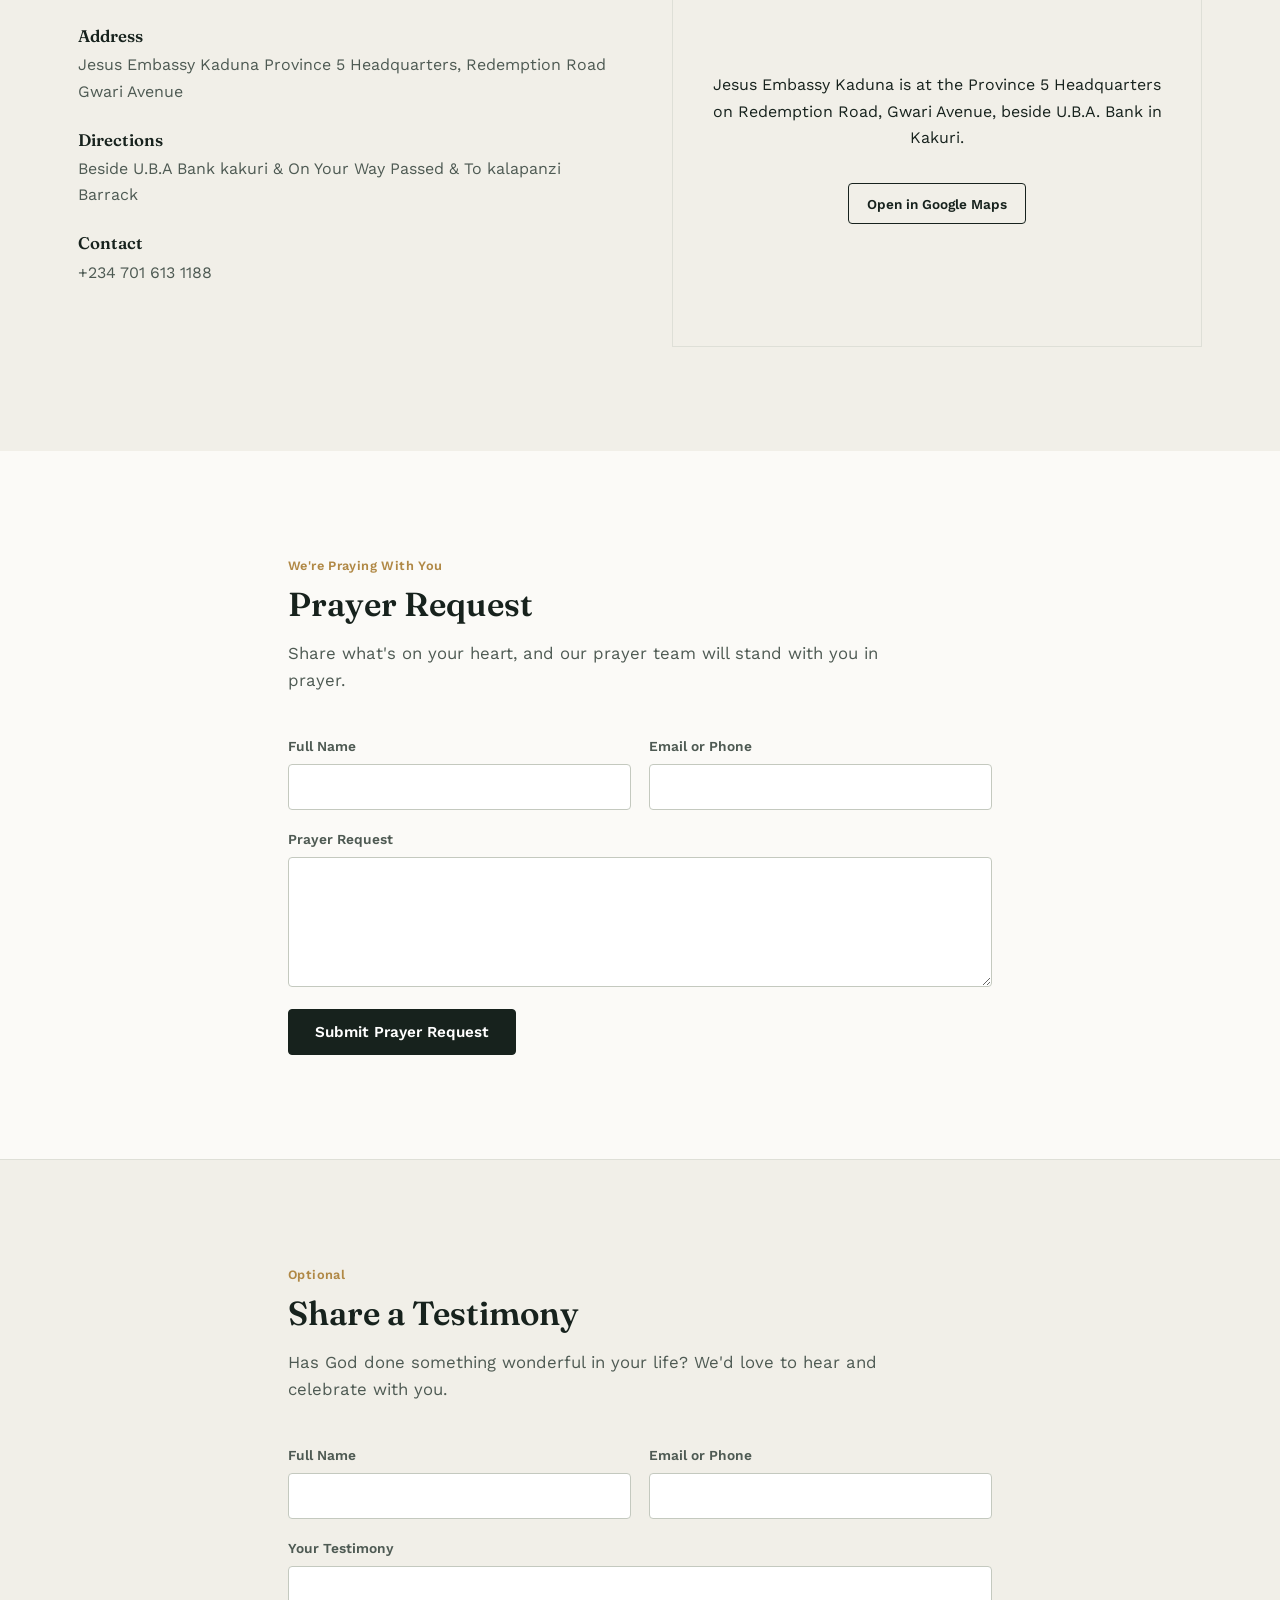
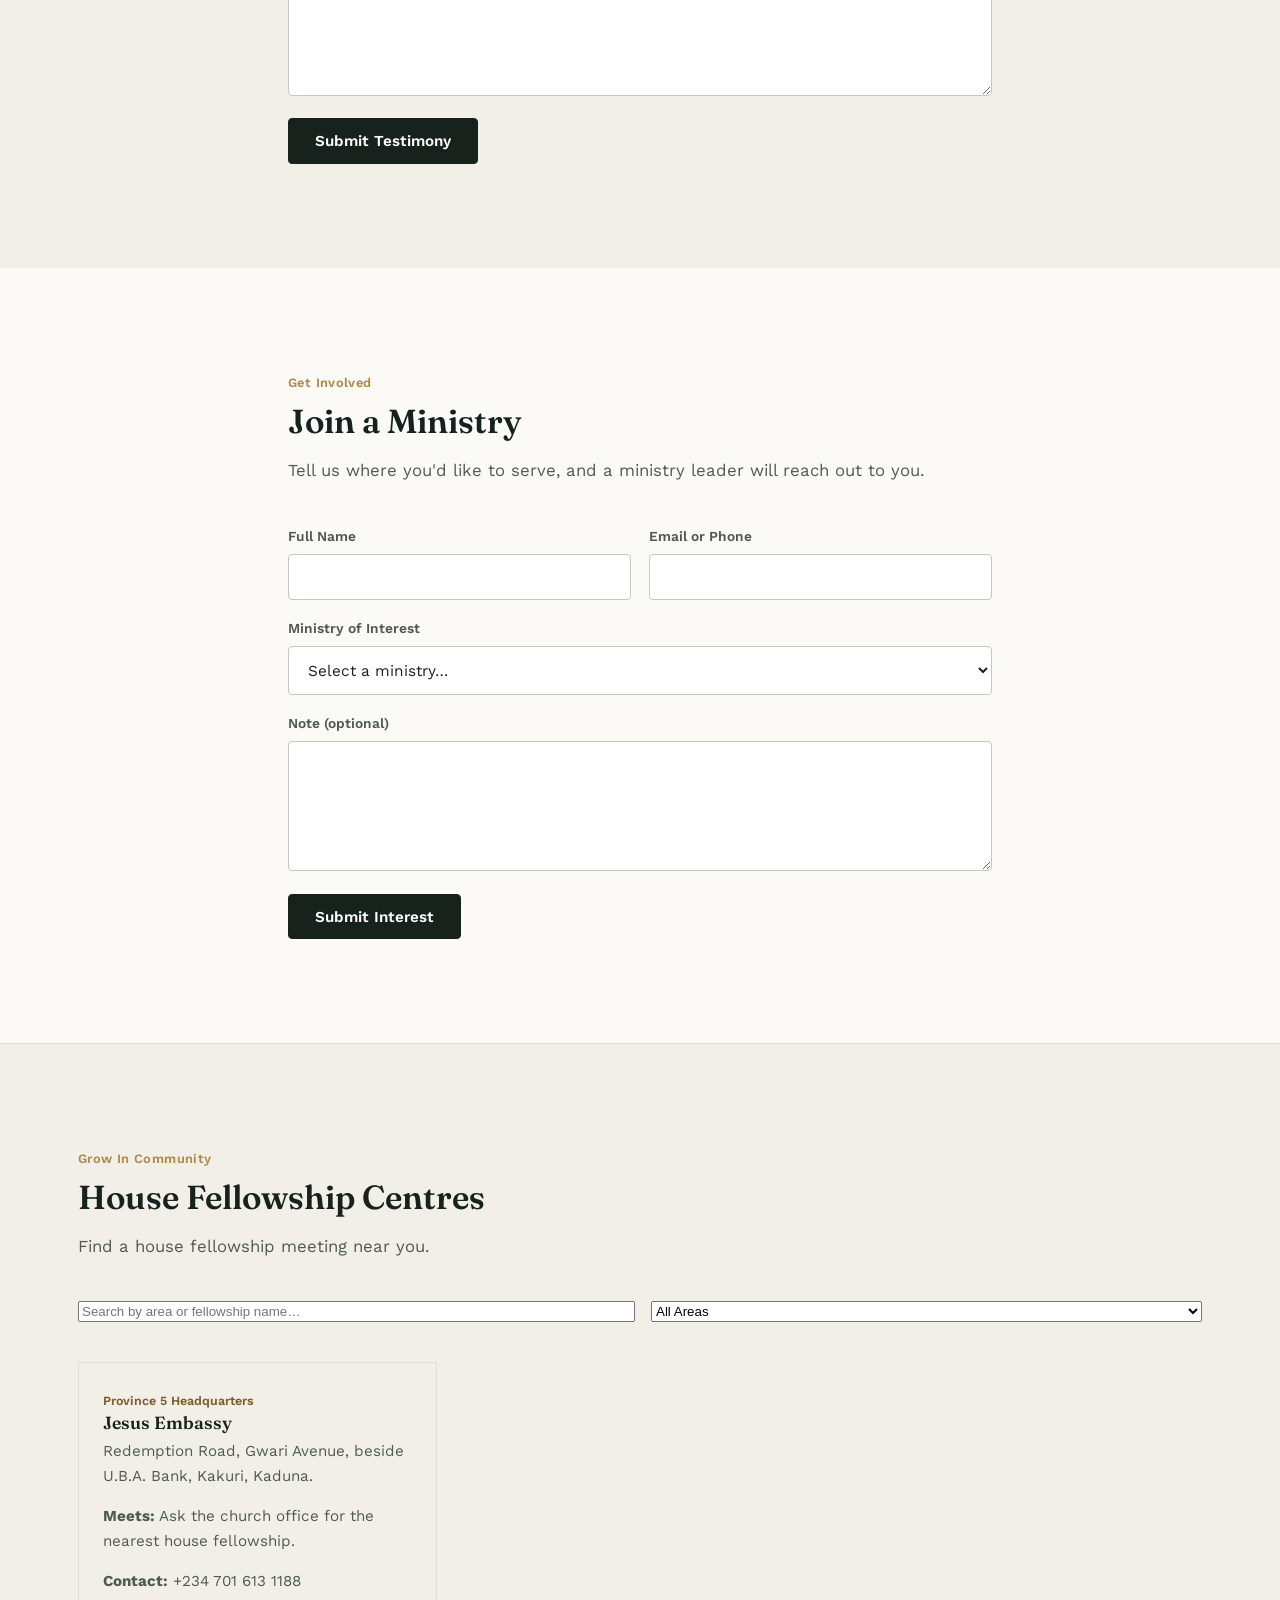
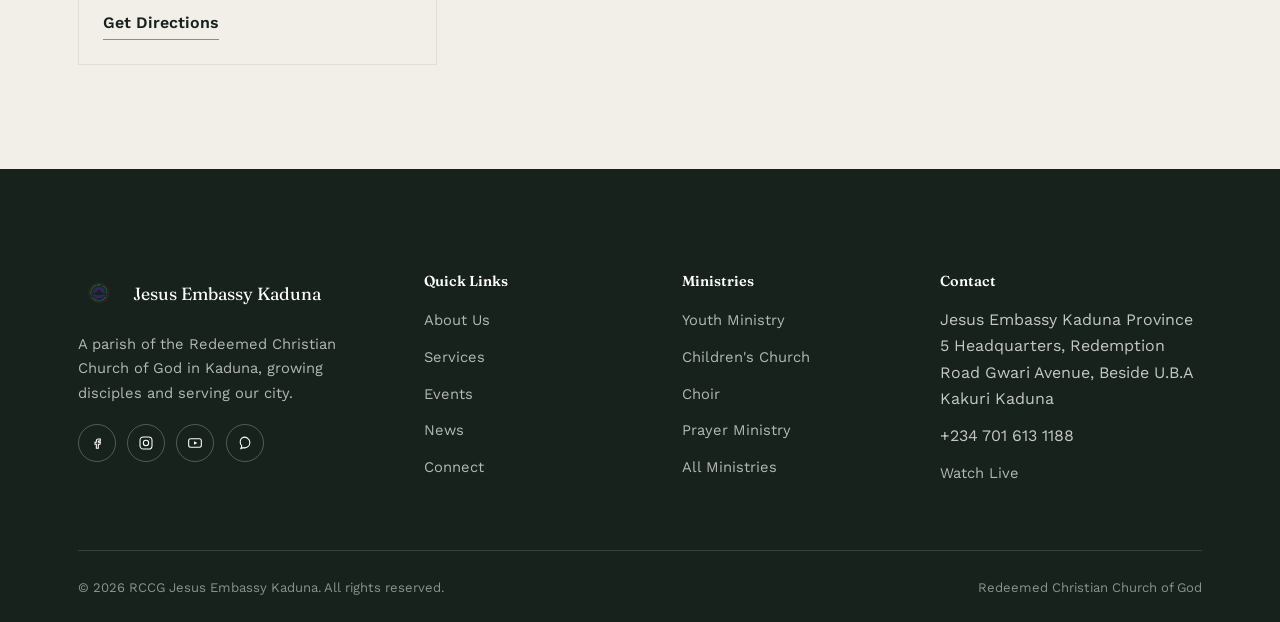
<file: connect.html>
<!doctype html>
<html lang="en">
<head>
  <meta charset="UTF-8" />
  <meta name="viewport" content="width=device-width, initial-scale=1.0" />
  <title>Connect | Jesus Embassy Kaduna | RCCG</title>
  <meta name="description" content="New here? Plan your visit, submit a prayer request, share a testimony, join a ministry, or find a house fellowship near you." />
  <link rel="canonical" href="./connect.html" />
  <meta property="og:type" content="website" />
  <meta property="og:title" content="Connect | Jesus Embassy Kaduna" />
  <meta property="og:description" content="Take your next step with us." />
  <meta property="og:image" content="./assets/images/logo/rccg-logo.png" />
  <meta name="twitter:card" content="summary_large_image" />
  <link rel="icon" href="./assets/images/logo/rccg-favicon.ico" sizes="any" />
  <link rel="icon" type="image/png" href="./assets/images/logo/rccg-favicon.png" />
  <link rel="apple-touch-icon" href="./assets/images/logo/rccg-favicon.png" />
  <link rel="preconnect" href="https://fonts.googleapis.com" />
  <link rel="preconnect" href="https://fonts.gstatic.com" crossorigin />
  <link href="https://fonts.googleapis.com/css2?family=Fraunces:opsz,wght@9..144,500;9..144,600;9..144,700&family=Work+Sans:wght@400;500;600;700&display=swap" rel="stylesheet" />
  <link rel="stylesheet" href="./css/style.css" />
  <link rel="stylesheet" href="./css/responsive.css" />
</head>
<body>
  <a class="skip-link" href="#main">Skip to content</a>
  <header class="site-header">
    <div class="wrap">
      <a href="./index.html" class="brand">
        <img src="./assets/images/logo/rccg-logo.png" alt="RCCG — Redeemed Christian Church of God logo" decoding="async" loading="lazy">
        <span class="brand-text"><span class="brand-name">Jesus Embassy Kaduna</span><span class="brand-sub">Redeemed Christian Church of God</span></span>
      </a>
      <nav class="main-nav" id="main-nav" aria-label="Primary">
        <ul>
          <li><a href="./index.html">Home</a></li>
          <li><a href="./about.html">About</a></li>
          <li><a href="./services.html">Services</a></li>
          <li><a href="./ministries.html">Ministries</a></li>
          <li><a href="./events.html">Events</a></li>
          <li><a href="./media.html">Media</a></li>
          <li><a href="./gallery.html">Gallery</a></li>
          <li><a href="./news.html">News</a></li>
          <li><a href="./connect.html" aria-current="page">Connect</a></li>
        </ul>
        <div class="header-actions-mobile"><a href="./media.html#watch-live" class="watch-live-btn"><span class="dot"></span> Watch Live</a></div>
      </nav>
      <div class="header-actions">
        <a href="./media.html#watch-live" class="watch-live-btn"><span class="dot"></span> Watch Live</a>
        <button class="nav-toggle" id="nav-toggle" type="button" aria-label="Open navigation menu" aria-haspopup="true" aria-expanded="false" aria-controls="main-nav"><span></span><span></span><span></span></button>
      </div>
    </div>
  </header>

  <main id="main">
    <section class="page-banner">
      <img src="./assets/images/hero/connect.jpg" alt="Warm abstract doorway of light suggesting welcome and community" decoding="async" loading="eager">
      <div class="wrap">
        <div class="breadcrumb"><a href="./index.html">Home</a> / Connect</div>
        <span class="kicker">Take Your Next Step</span>
        <h1>Connect With Us</h1>
      </div>
    </section>

    <!-- FIRST TIME HERE -->
    <section class="section">
      <div class="wrap">
        <div class="intro-layout">
          <div class="intro-copy">
            <span class="kicker">First Time Here?</span>
            <h2>You're Welcome at Jesus Embassy Kaduna</h2>
            <p>Come as you are. Our services include worship, prayer, Bible teaching, and time to connect with people who are learning to follow Jesus together. A welcome team can help you find your way, meet the church family, and choose a next step that fits your season.</p>
          </div>
          <div class="img-frame ratio-4-5"><img src="./assets/church%20photo/IMG-20260921-WA0023.jpg" alt="Jesus Embassy Kaduna church family sharing a moment together" decoding="async" loading="lazy"></div>
        </div>
      </div>
    </section>

    <!-- PLAN YOUR VISIT -->
    <section class="section section--alt section--border-top" id="connectvisit">
      <div class="wrap">
        <div class="section-head"><span class="kicker">Plan Your Visit</span><h2>What You Need to Know</h2></div>
        <div class="visit-layout">
          <div class="visit-list">
            <div class="visit-item"><h3>Service Time</h3><p>Sunday Service &middot; 8:00AM</p></div>
            <div class="visit-item"><h3>Address</h3><p> Jesus Embassy Kaduna Province 5 Headquarters, Redemption Road Gwari Avenue</p></div>
            <div class="visit-item"><h3>Directions</h3><p>Beside U.B.A Bank kakuri & On Your Way Passed & To kalapanzi Barrack</p></div>
            <div class="visit-item"><h3>Contact</h3><p> +234 701 613 1188<br /></p></div>
          </div>
          <div class="map-frame">
            <p>Jesus Embassy Kaduna is at the Province 5 Headquarters on Redemption Road, Gwari Avenue, beside U.B.A. Bank in Kakuri.</p>
            <a class="btn btn--outline btn--sm" href="https://www.google.com/maps/search/?api=1&query=Jesus+Embassy+Kaduna+Kakuri" target="_blank" rel="noopener">Open in Google Maps</a>
          </div>
        </div>
      </div>
    </section>

    <!-- PRAYER REQUEST -->
    <section class="section" id="prayer-request">
      <div class="wrap wrap--narrow">
        <div class="section-head"><span class="kicker">We're Praying With You</span><h2>Prayer Request</h2><p>Share what's on your heart, and our prayer team will stand with you in prayer.</p></div>
        <form data-demo-form aria-label="Prayer request form">
          <div class="form-grid">
            <div class="form-field"><label for="pr-name">Full Name</label><input type="text" id="pr-name" name="name" required /></div>
            <div class="form-field"><label for="pr-contact">Email or Phone</label><input type="text" id="pr-contact" name="contact" required /></div>
            <div class="form-field full"><label for="pr-request">Prayer Request</label><textarea id="pr-request" name="request" required></textarea></div>
          </div>
          <button type="submit" class="btn" style="margin-top:1.4rem;">Submit Prayer Request</button>
        </form>
        <div class="form-success" role="status">Thank you — your prayer request has been received. Our team will be praying with you.</div>
      </div>
    </section>

    <!-- TESTIMONY -->
    <section class="section section--alt section--border-top" id="testimony">
      <div class="wrap wrap--narrow">
        <div class="section-head"><span class="kicker">Optional</span><h2>Share a Testimony</h2><p>Has God done something wonderful in your life? We'd love to hear and celebrate with you.</p></div>
        <form data-demo-form aria-label="Testimony submission form">
          <div class="form-grid">
            <div class="form-field"><label for="ts-name">Full Name</label><input type="text" id="ts-name" name="name" /></div>
            <div class="form-field"><label for="ts-contact">Email or Phone</label><input type="text" id="ts-contact" name="contact" /></div>
            <div class="form-field full"><label for="ts-testimony">Your Testimony</label><textarea id="ts-testimony" name="testimony" required></textarea></div>
          </div>
          <button type="submit" class="btn" style="margin-top:1.4rem;">Submit Testimony</button>
        </form>
        <div class="form-success" role="status">Thank you for sharing! We're grateful to celebrate this with you.</div>
      </div>
    </section>

    <!-- JOIN A MINISTRY -->
    <section class="section" id="join-ministry">
      <div class="wrap wrap--narrow">
        <div class="section-head"><span class="kicker">Get Involved</span><h2>Join a Ministry</h2><p>Tell us where you'd like to serve, and a ministry leader will reach out to you.</p></div>
        <form data-demo-form aria-label="Join a ministry form">
          <div class="form-grid">
            <div class="form-field"><label for="jm-name">Full Name</label><input type="text" id="jm-name" name="name" required /></div>
            <div class="form-field"><label for="jm-contact">Email or Phone</label><input type="text" id="jm-contact" name="contact" required /></div>
            <div class="form-field full">
              <label for="jm-ministry">Ministry of Interest</label>
              <select id="jm-ministry" name="ministry" required>
                <option value="">Select a ministry&hellip;</option>
                <option>Men's Fellowship</option>
                <option>Women's Fellowship</option>
                <option>Youth</option>
                <option>Children's Church</option>
                <option>Choir / Music Departments</option>
                <option>Prayer Department</option>
                <option>Evangelism Department</option>
                <option>Media </option>
                <option>Ushering</option>
                <option>Other</option>
              </select>
            </div>
            <div class="form-field full"><label for="jm-note">Note (optional)</label><textarea id="jm-note" name="note"></textarea></div>
          </div>
          <button type="submit" class="btn" style="margin-top:1.4rem;">Submit Interest</button>
        </form>
        <div class="form-success" role="status">Thank you! The HOD of the department will be in touch with you soon.</div>
      </div>
    </section>

    <!-- HOUSE FELLOWSHIP -->
    <section class="section section--alt section--border-top" id="house-fellowship">
      <div class="wrap">
        <div class="section-head"><span class="kicker">Grow In Community</span><h2>House Fellowship Centres</h2><p>Find a house fellowship meeting near you.</p></div>

        <div class="fellowship-search">
          <input type="search" id="fellowship-search" placeholder="Search by area or fellowship name&hellip;" aria-label="Search house fellowships" />
          <select id="fellowship-area" aria-label="Filter by area">
            <option value="all">All Areas</option>
            <option value="headquarters">Province 5 Headquarters</option>
            <option value="kakuri">Kakuri</option>
          </select>
        </div>

        <div class="grid grid--3">
          <div class="fellowship-card" data-name="Jesus Embassy Kaduna" data-area="headquarters">
            <span class="area-tag">Province 5 Headquarters</span>
            <h3>Jesus Embassy</h3>
            <p class="card-desc">Redemption Road, Gwari Avenue, beside U.B.A. Bank, Kakuri, Kaduna.</p>
            <p class="card-desc"><strong>Meets:</strong> Ask the church office for the nearest house fellowship.</p>
            <p class="card-desc"><strong>Contact:</strong> +234 701 613 1188</p>
            <a href="https://www.google.com/maps/search/?api=1&query=Jesus+Embassy+Kaduna+Kakuri" class="text-link" target="_blank" rel="noopener">Get Directions</a>
          </div>
        </div>
        <p class="no-results" id="fellowship-no-results">No fellowships match your search.</p>
      </div>
    </section>
  </main>

  <footer class="site-footer">
    <div class="wrap">
      <div class="footer-grid">
        <div class="footer-col">
          <div class="footer-brand"><img src="./assets/images/logo/rccg-logo.png" alt="RCCG logo" decoding="async" loading="lazy"><span class="brand-name">Jesus Embassy Kaduna</span></div>
          <p>A parish of the Redeemed Christian Church of God in Kaduna, growing disciples and serving our city.</p>
          <div class="footer-social">
            <a href="#" aria-label="Facebook" data-editable-link="facebook"><svg width="16" height="16" viewBox="0 0 24 24" fill="none" stroke="#fff" stroke-width="1.6"><path d="M14 9h3V6h-3c-1.7 0-3 1.3-3 3v2H9v3h2v6h3v-6h2.5l.5-3H14V9z"/></svg></a>
            <a href="#" aria-label="Instagram" data-editable-link="instagram"><svg width="16" height="16" viewBox="0 0 24 24" fill="none" stroke="#fff" stroke-width="1.6"><rect x="3" y="3" width="18" height="18" rx="5"/><circle cx="12" cy="12" r="4"/><circle cx="17.2" cy="6.8" r="0.6" fill="#fff" stroke="none"/></svg></a>
            <a href="#" aria-label="YouTube" data-editable-link="youtube"><svg width="16" height="16" viewBox="0 0 24 24" fill="none" stroke="#fff" stroke-width="1.6"><rect x="2.5" y="5.5" width="19" height="13" rx="3"/><path d="M10.5 9.5l5 2.5-5 2.5z" fill="#fff" stroke="none"/></svg></a>
            <a href="#" aria-label="WhatsApp" data-editable-link="whatsapp"><svg width="16" height="16" viewBox="0 0 24 24" fill="none" stroke="#fff" stroke-width="1.6"><path d="M7 17l-1.2 3.3L9.2 19A8 8 0 108 4a8 8 0 00-1 12z"/></svg></a>
          </div>
        </div>
        <div class="footer-col"><h4>Quick Links</h4><ul>
          <li><a href="./about.html">About Us</a></li>
          <li><a href="./services.html">Services</a></li>
          <li><a href="./events.html">Events</a></li>
          <li><a href="./news.html">News</a></li>
          <li><a href="./connect.html">Connect</a></li>
        </ul></div>
        <div class="footer-col"><h4>Ministries</h4><ul>
          <li><a href="./ministries.html">Youth Ministry</a></li>
          <li><a href="./ministries.html">Children's Church</a></li>
          <li><a href="./ministries.html">Choir</a></li>
          <li><a href="./ministries.html">Prayer Ministry</a></li>
          <li><a href="./ministries.html">All Ministries</a></li>
        </ul></div>
        <div class="footer-col"><h4>Contact</h4><ul>
          <li>Jesus Embassy Kaduna Province 5 Headquarters, Redemption Road Gwari Avenue, Beside U.B.A Kakuri Kaduna</li>
          <li>+234 701 613 1188</li>
          <li><a href="./media.html#watch-live">Watch Live</a></li>
        </ul></div>
      </div>
      <div class="footer-bottom">
        <span>&copy; <span data-year>2026</span> RCCG Jesus Embassy Kaduna. All rights reserved.</span>
        <span>Redeemed Christian Church of God</span>
      </div>
    </div>
  </footer>
  <script src="./js/main.js"></script>
  <script src="./js/events.js"></script>
</body>
</html>
</file>
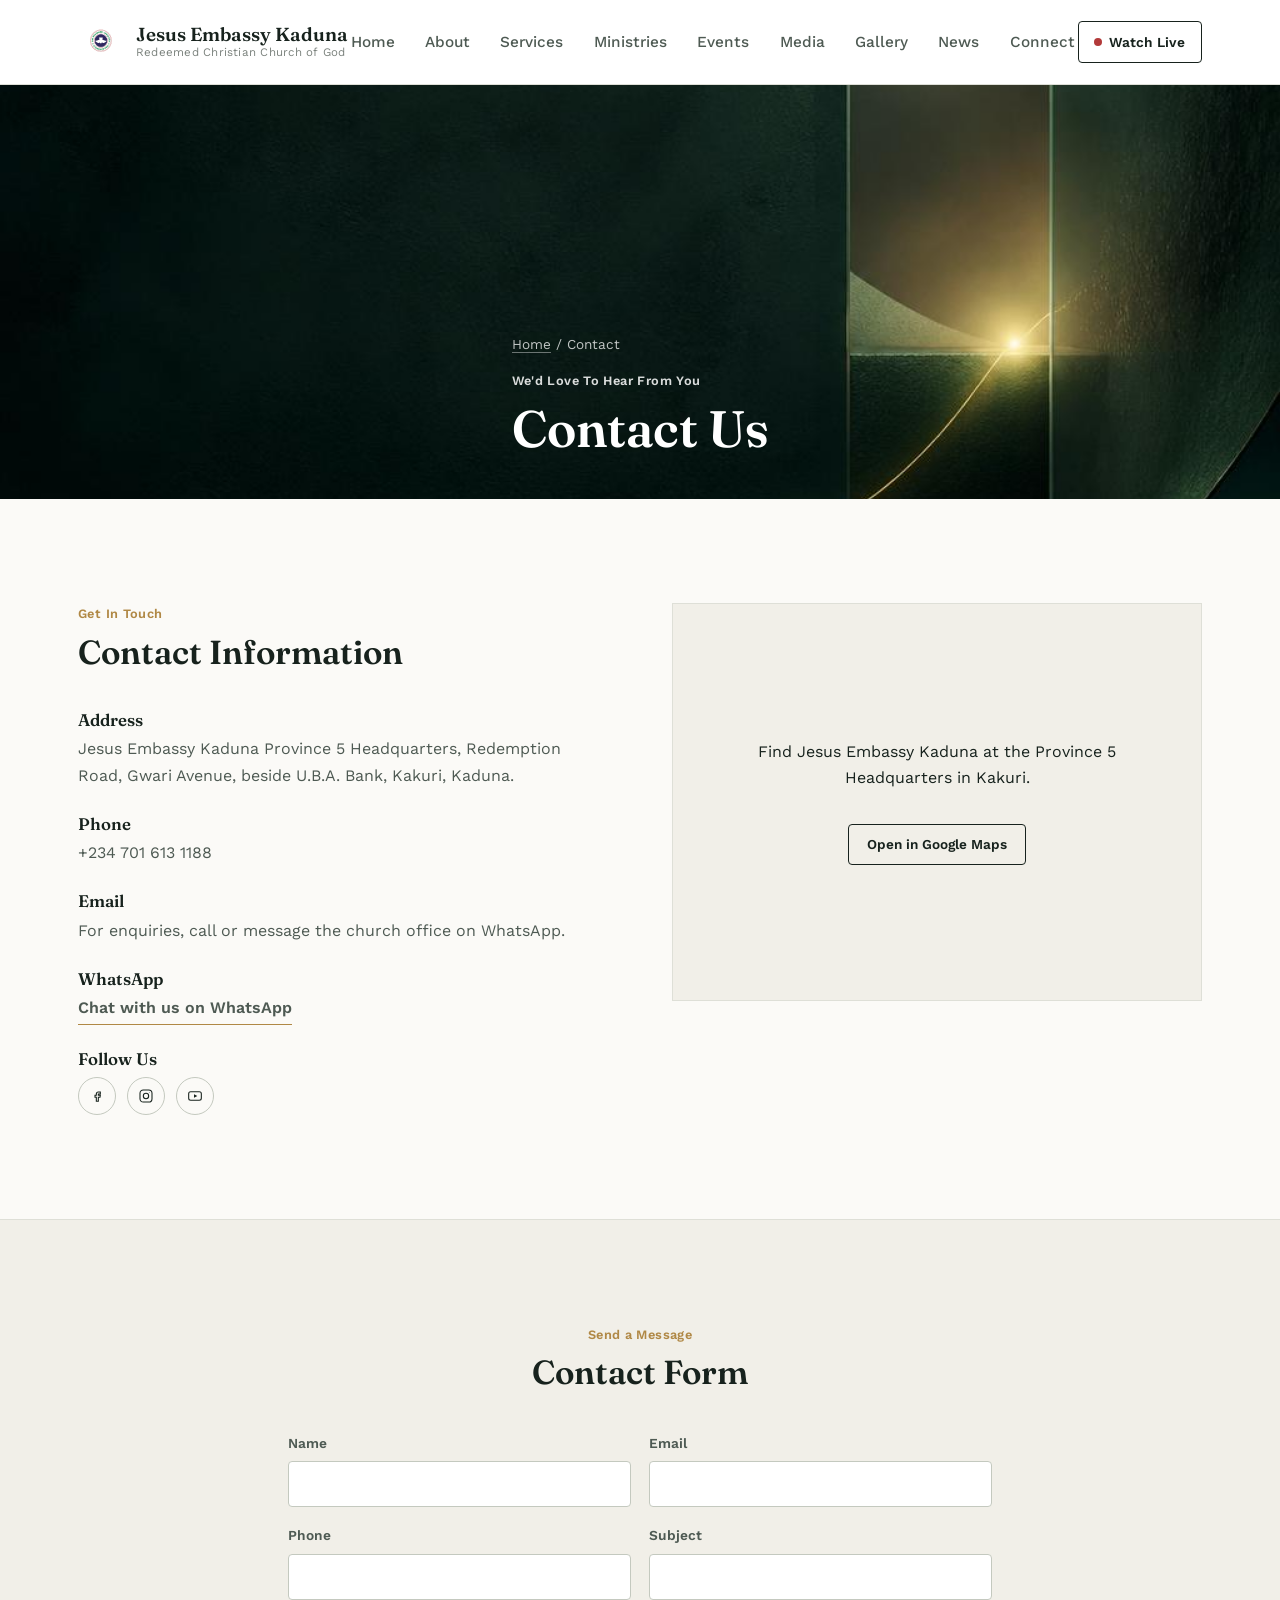
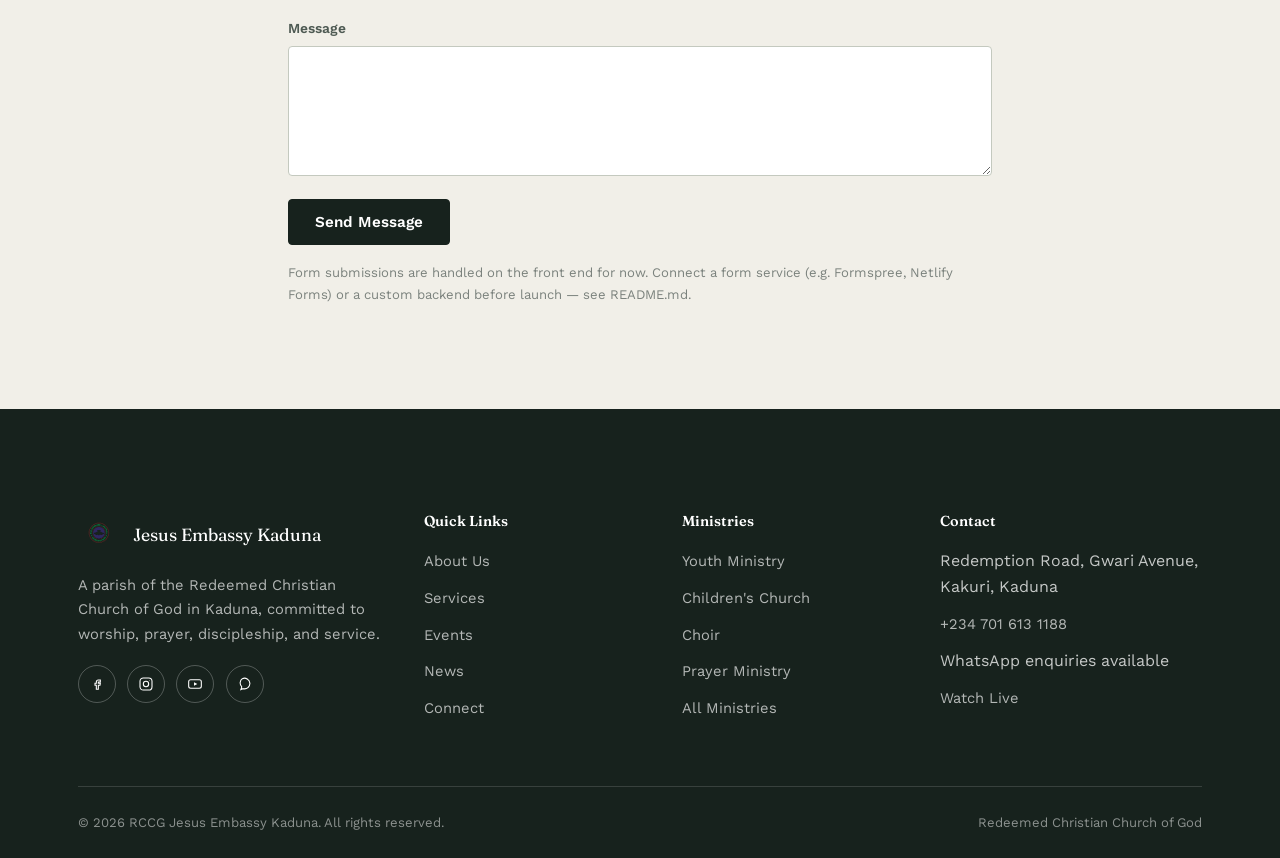
<file: contact.html>
<!doctype html>
<html lang="en">
<head>
  <meta charset="UTF-8" />
  <meta name="viewport" content="width=device-width, initial-scale=1.0" />
  <title>Contact Us | Jesus Embassy Kaduna | RCCG</title>
  <meta name="description" content="Get in touch with Jesus Embassy Kaduna — address, phone, email, map, and social media links." />
  <link rel="canonical" href="./contact.html" />
  <meta property="og:type" content="website" />
  <meta property="og:title" content="Contact Us | Jesus Embassy Kaduna" />
  <meta property="og:description" content="We'd love to hear from you." />
  <meta property="og:image" content="./assets/images/logo/rccg-logo.png" />
  <meta name="twitter:card" content="summary_large_image" />
  <link rel="icon" href="./assets/images/logo/rccg-favicon.ico" sizes="any" />
  <link rel="icon" type="image/png" href="./assets/images/logo/rccg-favicon.png" />
  <link rel="apple-touch-icon" href="./assets/images/logo/rccg-favicon.png" />
  <link rel="preconnect" href="https://fonts.googleapis.com" />
  <link rel="preconnect" href="https://fonts.gstatic.com" crossorigin />
  <link href="https://fonts.googleapis.com/css2?family=Fraunces:opsz,wght@9..144,500;9..144,600;9..144,700&family=Work+Sans:wght@400;500;600;700&display=swap" rel="stylesheet" />
  <link rel="stylesheet" href="./css/style.css" />
  <link rel="stylesheet" href="./css/responsive.css" />
</head>
<body>
  <a class="skip-link" href="#main">Skip to content</a>
  <header class="site-header">
    <div class="wrap">
      <a href="./index.html" class="brand">
        <img src="./assets/images/logo/rccg-logo.png" alt="RCCG — Redeemed Christian Church of God logo" decoding="async" loading="lazy">
        <span class="brand-text"><span class="brand-name">Jesus Embassy Kaduna</span><span class="brand-sub">Redeemed Christian Church of God</span></span>
      </a>
      <nav class="main-nav" id="main-nav" aria-label="Primary">
        <ul>
          <li><a href="./index.html">Home</a></li>
          <li><a href="./about.html">About</a></li>
          <li><a href="./services.html">Services</a></li>
          <li><a href="./ministries.html">Ministries</a></li>
          <li><a href="./events.html">Events</a></li>
          <li><a href="./media.html">Media</a></li>
          <li><a href="./gallery.html">Gallery</a></li>
          <li><a href="./news.html">News</a></li>
          <li><a href="./connect.html">Connect</a></li>
        </ul>
        <div class="header-actions-mobile"><a href="./media.html#watch-live" class="watch-live-btn"><span class="dot"></span> Watch Live</a></div>
      </nav>
      <div class="header-actions">
        <a href="./media.html#watch-live" class="watch-live-btn"><span class="dot"></span> Watch Live</a>
        <button class="nav-toggle" id="nav-toggle" type="button" aria-label="Open navigation menu" aria-haspopup="true" aria-expanded="false" aria-controls="main-nav"><span></span><span></span><span></span></button>
      </div>
    </div>
  </header>

  <main id="main">
    <section class="page-banner">
      <img src="./assets/images/hero/contact.jpg" alt="Abstract deep green composition with a warm connecting thread of light" decoding="async" loading="eager">
      <div class="wrap">
        <div class="breadcrumb"><a href="./index.html">Home</a> / Contact</div>
        <span class="kicker">We'd Love To Hear From You</span>
        <h1>Contact Us</h1>
      </div>
    </section>

    <section class="section">
      <div class="wrap">
        <div class="visit-layout">
          <div>
            <div class="section-head">
              <span class="kicker">Get In Touch</span>
              <h2>Contact Information</h2>
            </div>
            <div class="visit-list">
              <div class="visit-item">
                <h3>Address</h3>
                <p>Jesus Embassy Kaduna Province 5 Headquarters, Redemption Road, Gwari Avenue, beside U.B.A. Bank, Kakuri, Kaduna.</p>
              </div>
              <div class="visit-item">
                <h3>Phone</h3>
                <p><a href="tel:+2347016131188">+234 701 613 1188</a></p>
              </div>
              <div class="visit-item">
                <h3>Email</h3>
                <p>For enquiries, call or message the church office on WhatsApp.</p>
              </div>
              <div class="visit-item">
                <h3>WhatsApp</h3>
                <p><a href="https://wa.me/2347016131188" class="text-link" data-editable-link="whatsapp" target="_blank" rel="noopener">Chat with us on WhatsApp</a></p>
              </div>
              <div class="visit-item">
                <h3>Follow Us</h3>
                <div class="footer-social" style="margin-top:0.4rem;">
                  <a href="#" aria-label="Facebook" data-editable-link="facebook" style="border-color: var(--color-border-strong);"><svg width="16" height="16" viewBox="0 0 24 24" fill="none" stroke="var(--color-ink)" stroke-width="1.6"><path d="M14 9h3V6h-3c-1.7 0-3 1.3-3 3v2H9v3h2v6h3v-6h2.5l.5-3H14V9z"/></svg></a>
                  <a href="#" aria-label="Instagram" data-editable-link="instagram" style="border-color: var(--color-border-strong);"><svg width="16" height="16" viewBox="0 0 24 24" fill="none" stroke="var(--color-ink)" stroke-width="1.6"><rect x="3" y="3" width="18" height="18" rx="5"/><circle cx="12" cy="12" r="4"/><circle cx="17.2" cy="6.8" r="0.6" fill="var(--color-ink)" stroke="none"/></svg></a>
                  <a href="#" aria-label="YouTube" data-editable-link="youtube" style="border-color: var(--color-border-strong);"><svg width="16" height="16" viewBox="0 0 24 24" fill="none" stroke="var(--color-ink)" stroke-width="1.6"><rect x="2.5" y="5.5" width="19" height="13" rx="3"/><path d="M10.5 9.5l5 2.5-5 2.5z" fill="var(--color-ink)" stroke="none"/></svg></a>
                </div>
              </div>
            </div>
          </div>
          <div class="map-frame">
            <p>Find Jesus Embassy Kaduna at the Province 5 Headquarters in Kakuri.</p>
            <a class="btn btn--outline btn--sm" href="https://www.google.com/maps/search/?api=1&query=Jesus+Embassy+Kaduna+Kakuri" target="_blank" rel="noopener">Open in Google Maps</a>
          </div>
        </div>
      </div>
    </section>

    <section class="section section--alt section--border-top">
      <div class="wrap wrap--narrow">
        <div class="section-head section-head--center">
          <span class="kicker">Send a Message</span>
          <h2>Contact Form</h2>
        </div>
        <form data-demo-form aria-label="Contact form">
          <div class="form-grid">
            <div class="form-field"><label for="c-name">Name</label><input type="text" id="c-name" name="name" required /></div>
            <div class="form-field"><label for="c-email">Email</label><input type="email" id="c-email" name="email" required /></div>
            <div class="form-field"><label for="c-phone">Phone</label><input type="tel" id="c-phone" name="phone" /></div>
            <div class="form-field"><label for="c-subject">Subject</label><input type="text" id="c-subject" name="subject" /></div>
            <div class="form-field full"><label for="c-message">Message</label><textarea id="c-message" name="message" required></textarea></div>
          </div>
          <button type="submit" class="btn" style="margin-top:1.4rem;">Send Message</button>
        </form>
        <div class="form-success" role="status">Thank you for reaching out — we'll get back to you soon.</div>
        <p class="form-note">Form submissions are handled on the front end for now. Connect a form service (e.g. Formspree, Netlify Forms) or a custom backend before launch — see README.md.</p>
      </div>
    </section>
  </main>

  <footer class="site-footer">
    <div class="wrap">
      <div class="footer-grid">
        <div class="footer-col">
          <div class="footer-brand"><img src="./assets/images/logo/rccg-logo.png" alt="RCCG logo" decoding="async" loading="lazy"><span class="brand-name">Jesus Embassy Kaduna</span></div>
          <p>A parish of the Redeemed Christian Church of God in Kaduna, committed to worship, prayer, discipleship, and service.</p>
          <div class="footer-social">
            <a href="#" aria-label="Facebook" data-editable-link="facebook"><svg width="16" height="16" viewBox="0 0 24 24" fill="none" stroke="#fff" stroke-width="1.6"><path d="M14 9h3V6h-3c-1.7 0-3 1.3-3 3v2H9v3h2v6h3v-6h2.5l.5-3H14V9z"/></svg></a>
            <a href="#" aria-label="Instagram" data-editable-link="instagram"><svg width="16" height="16" viewBox="0 0 24 24" fill="none" stroke="#fff" stroke-width="1.6"><rect x="3" y="3" width="18" height="18" rx="5"/><circle cx="12" cy="12" r="4"/><circle cx="17.2" cy="6.8" r="0.6" fill="#fff" stroke="none"/></svg></a>
            <a href="#" aria-label="YouTube" data-editable-link="youtube"><svg width="16" height="16" viewBox="0 0 24 24" fill="none" stroke="#fff" stroke-width="1.6"><rect x="2.5" y="5.5" width="19" height="13" rx="3"/><path d="M10.5 9.5l5 2.5-5 2.5z" fill="#fff" stroke="none"/></svg></a>
            <a href="#" aria-label="WhatsApp" data-editable-link="whatsapp"><svg width="16" height="16" viewBox="0 0 24 24" fill="none" stroke="#fff" stroke-width="1.6"><path d="M7 17l-1.2 3.3L9.2 19A8 8 0 108 4a8 8 0 00-1 12z"/></svg></a>
          </div>
        </div>
        <div class="footer-col"><h4>Quick Links</h4><ul>
          <li><a href="./about.html">About Us</a></li>
          <li><a href="./services.html">Services</a></li>
          <li><a href="./events.html">Events</a></li>
          <li><a href="./news.html">News</a></li>
          <li><a href="./connect.html">Connect</a></li>
        </ul></div>
        <div class="footer-col"><h4>Ministries</h4><ul>
          <li><a href="./ministries.html">Youth Ministry</a></li>
          <li><a href="./ministries.html">Children's Church</a></li>
          <li><a href="./ministries.html">Choir</a></li>
          <li><a href="./ministries.html">Prayer Ministry</a></li>
          <li><a href="./ministries.html">All Ministries</a></li>
        </ul></div>
        <div class="footer-col"><h4>Contact</h4><ul>
          <li>Redemption Road, Gwari Avenue, Kakuri, Kaduna</li>
          <li><a href="tel:+2347016131188">+234 701 613 1188</a></li>
          <li>WhatsApp enquiries available</li>
          <li><a href="./media.html#watch-live">Watch Live</a></li>
        </ul></div>
      </div>
      <div class="footer-bottom">
        <span>&copy; <span data-year>2026</span> RCCG Jesus Embassy Kaduna. All rights reserved.</span>
        <span>Redeemed Christian Church of God</span>
      </div>
    </div>
  </footer>
  <script src="./js/main.js"></script>
</body>
</html>
</file>
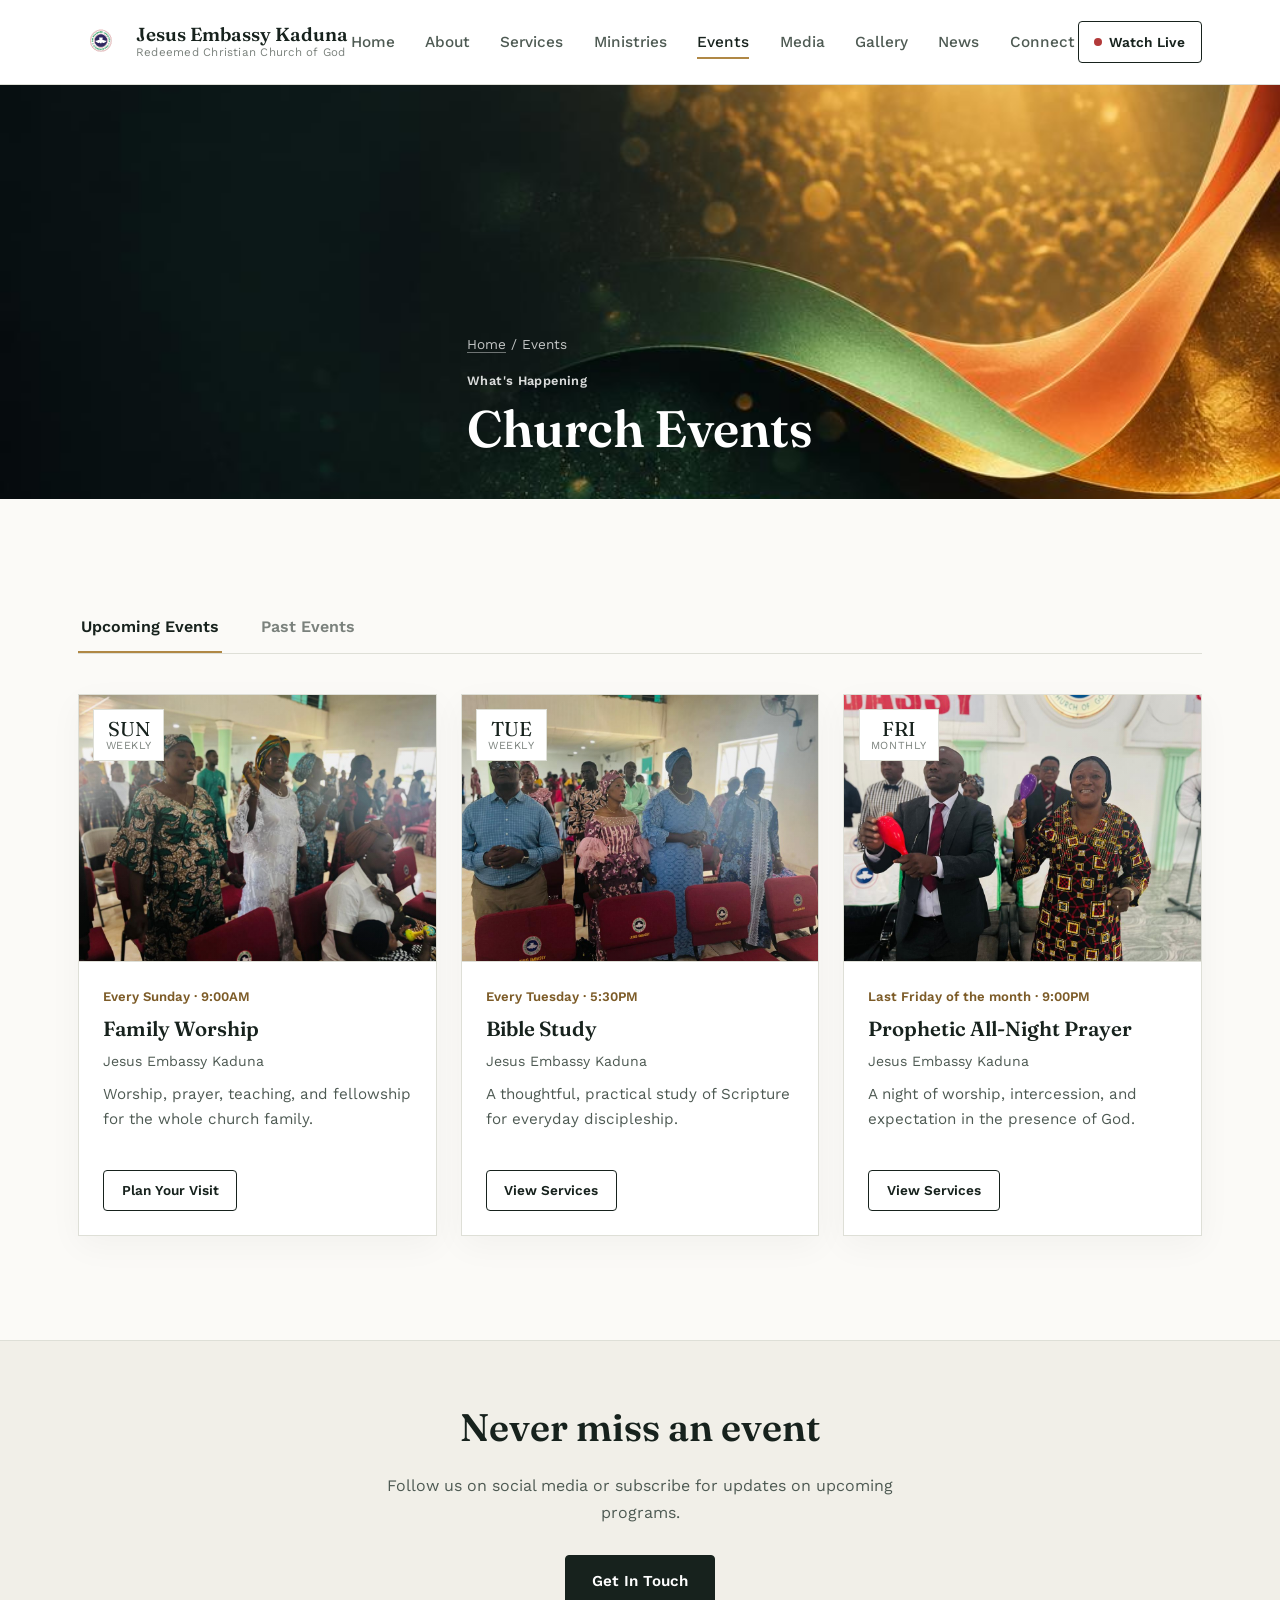
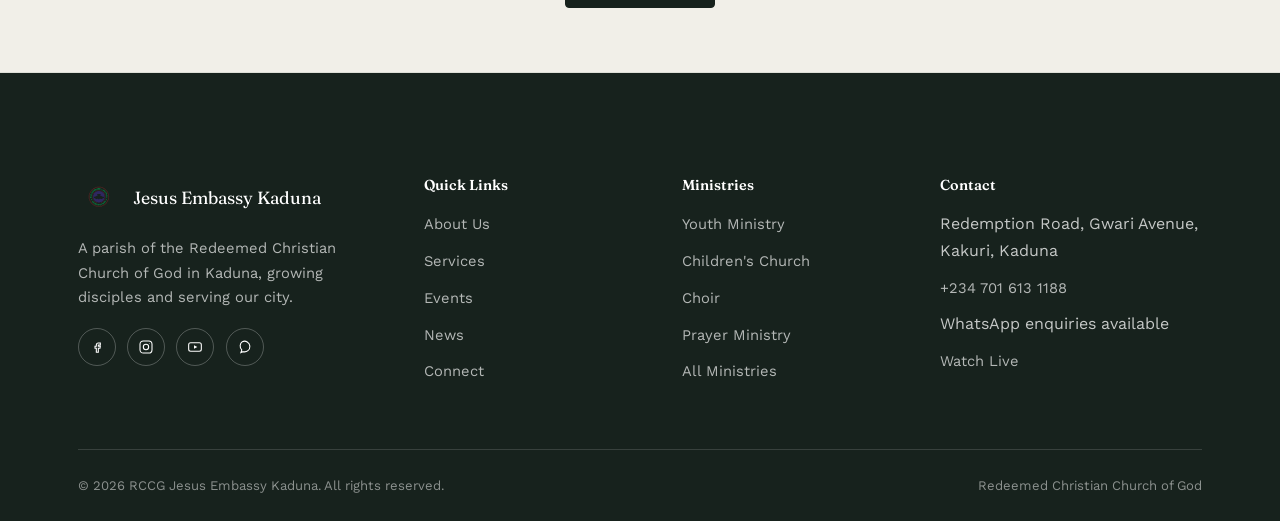
<file: events.html>
<!doctype html>
<html lang="en">
<head>
  <meta charset="UTF-8" />
  <meta name="viewport" content="width=device-width, initial-scale=1.0" />
  <title>Events | Jesus Embassy Kaduna | RCCG</title>
  <meta name="description" content="Upcoming and past events at Jesus Embassy Kaduna, a parish of the Redeemed Christian Church of God." />
  <link rel="canonical" href="./events.html" />
  <meta property="og:type" content="website" />
  <meta property="og:title" content="Events | Jesus Embassy Kaduna" />
  <meta property="og:description" content="See what's happening at Jesus Embassy Kaduna." />
  <meta property="og:image" content="./assets/images/logo/rccg-logo.png" />
  <meta name="twitter:card" content="summary_large_image" />
  <link rel="icon" href="./assets/images/logo/rccg-favicon.ico" sizes="any" />
  <link rel="icon" type="image/png" href="./assets/images/logo/rccg-favicon.png" />
  <link rel="apple-touch-icon" href="./assets/images/logo/rccg-favicon.png" />
  <link rel="preconnect" href="https://fonts.googleapis.com" />
  <link rel="preconnect" href="https://fonts.gstatic.com" crossorigin />
  <link href="https://fonts.googleapis.com/css2?family=Fraunces:opsz,wght@9..144,500;9..144,600;9..144,700&family=Work+Sans:wght@400;500;600;700&display=swap" rel="stylesheet" />
  <link rel="stylesheet" href="./css/style.css" />
  <link rel="stylesheet" href="./css/responsive.css" />
  <style>
    .events-tabs { display: flex; gap: 0.6rem; margin-bottom: var(--space-4); border-bottom: 1px solid var(--color-border); }
    .events-tabs button {
      padding: 0.9em 0.2em; margin-right: 1.6rem; background: none; border: none; border-bottom: 2px solid transparent;
      font-size: 1rem; font-weight: 600; color: var(--color-ink-faint); font-family: var(--font-body);
    }
    .events-tabs button.active { color: var(--color-ink); border-color: var(--color-accent); }
  </style>
</head>
<body>
  <a class="skip-link" href="#main">Skip to content</a>
  <header class="site-header">
    <div class="wrap">
      <a href="./index.html" class="brand">
        <img src="./assets/images/logo/rccg-logo.png" alt="RCCG — Redeemed Christian Church of God logo" decoding="async" loading="lazy">
        <span class="brand-text"><span class="brand-name">Jesus Embassy Kaduna</span><span class="brand-sub">Redeemed Christian Church of God</span></span>
      </a>
      <nav class="main-nav" id="main-nav" aria-label="Primary">
        <ul>
          <li><a href="./index.html">Home</a></li>
          <li><a href="./about.html">About</a></li>
          <li><a href="./services.html">Services</a></li>
          <li><a href="./ministries.html">Ministries</a></li>
          <li><a href="./events.html" aria-current="page">Events</a></li>
          <li><a href="./media.html">Media</a></li>
          <li><a href="./gallery.html">Gallery</a></li>
          <li><a href="./news.html">News</a></li>
          <li><a href="./connect.html">Connect</a></li>
        </ul>
        <div class="header-actions-mobile"><a href="./media.html#watch-live" class="watch-live-btn"><span class="dot"></span> Watch Live</a></div>
      </nav>
      <div class="header-actions">
        <a href="./media.html#watch-live" class="watch-live-btn"><span class="dot"></span> Watch Live</a>
        <button class="nav-toggle" id="nav-toggle" type="button" aria-label="Open navigation menu" aria-haspopup="true" aria-expanded="false" aria-controls="main-nav"><span></span><span></span><span></span></button>
      </div>
    </div>
  </header>

  <main id="main">
    <section class="page-banner">
      <img src="./assets/images/hero/events.jpg" alt="Celebratory emerald, coral, and gold light composition for church gatherings" decoding="async" loading="eager">
      <div class="wrap">
        <div class="breadcrumb"><a href="./index.html">Home</a> / Events</div>
        <span class="kicker">What's Happening</span>
        <h1>Church Events</h1>
      </div>
    </section>

    <section class="section">
      <div class="wrap">
        <div class="events-tabs" role="tablist" aria-label="Event listings">
          <button data-tab="upcoming" class="active" role="tab" aria-selected="true">Upcoming Events</button>
          <button data-tab="past" role="tab" aria-selected="false">Past Events</button>
        </div>
        <div data-tab-panel="upcoming">
          <div class="grid grid--3">
            <div class="card event-card">
              <div class="img-frame ratio-4-3"><span class="event-date-badge"><span class="day">SUN</span><span class="mon">WEEKLY</span></span><img src="./assets/church%20photo/IMG-20260921-WA0019.jpg" alt="Jesus Embassy Kaduna family worship" decoding="async" loading="lazy"></div>
              <div class="card-body">
                <span class="card-meta">Every Sunday · 9:00AM</span>
                <h3 class="card-title">Family Worship</h3>
                <ul class="meta-list"><li>Jesus Embassy Kaduna</li></ul>
                <p class="card-desc">Worship, prayer, teaching, and fellowship for the whole church family.</p>
                <div class="card-foot"><a href="./connect.html#connectvisit" class="btn btn--outline btn--sm">Plan Your Visit</a></div>
              </div>
            </div>
            <div class="card event-card">
              <div class="img-frame ratio-4-3"><span class="event-date-badge"><span class="day">TUE</span><span class="mon">WEEKLY</span></span><img src="./assets/church%20photo/IMG-20260921-WA0020.jpg" alt="Jesus Embassy Kaduna Bible study" decoding="async" loading="lazy"></div>
              <div class="card-body">
                <span class="card-meta">Every Tuesday · 5:30PM</span>
                <h3 class="card-title">Bible Study</h3>
                <ul class="meta-list"><li>Jesus Embassy Kaduna</li></ul>
                <p class="card-desc">A thoughtful, practical study of Scripture for everyday discipleship.</p>
                <div class="card-foot"><a href="./services.html" class="btn btn--outline btn--sm">View Services</a></div>
              </div>
            </div>
            <div class="card event-card">
              <div class="img-frame ratio-4-3"><span class="event-date-badge"><span class="day">FRI</span><span class="mon">MONTHLY</span></span><img src="./assets/church%20photo/IMG-20260921-WA0006.jpg" alt="Jesus Embassy Kaduna prayer gathering" decoding="async" loading="lazy"></div>
              <div class="card-body">
                <span class="card-meta">Last Friday of the month · 9:00PM</span>
                <h3 class="card-title">Prophetic All-Night Prayer</h3>
                <ul class="meta-list"><li>Jesus Embassy Kaduna</li></ul>
                <p class="card-desc">A night of worship, intercession, and expectation in the presence of God.</p>
                <div class="card-foot"><a href="./services.html" class="btn btn--outline btn--sm">View Services</a></div>
              </div>
            </div>
          </div>
        </div>

        <div data-tab-panel="past" hidden>
          <div class="panel">
            <h3>Past event stories are coming to the gallery</h3>
            <p>Visit the gallery to see moments from worship, fellowship, and life at Jesus Embassy Kaduna.</p>
            <a href="./gallery.html" class="btn btn--outline btn--sm">View Gallery</a>
          </div>
        </div>
      </div>
    </section>


    <section class="cta-band">
      <div class="wrap">
        <h2>Never miss an event</h2>
        <p>Follow us on social media or subscribe for updates on upcoming programs.</p>
        <a href="./contact.html" class="btn">Get In Touch</a>
      </div>
    </section>
  </main>

  <footer class="site-footer">
    <div class="wrap">
      <div class="footer-grid">
        <div class="footer-col">
          <div class="footer-brand"><img src="./assets/images/logo/rccg-logo.png" alt="RCCG logo" decoding="async" loading="lazy"><span class="brand-name">Jesus Embassy Kaduna</span></div>
          <p>A parish of the Redeemed Christian Church of God in Kaduna, growing disciples and serving our city.</p>
          <div class="footer-social">
            <a href="#" aria-label="Facebook" data-editable-link="facebook"><svg width="16" height="16" viewBox="0 0 24 24" fill="none" stroke="#fff" stroke-width="1.6"><path d="M14 9h3V6h-3c-1.7 0-3 1.3-3 3v2H9v3h2v6h3v-6h2.5l.5-3H14V9z"/></svg></a>
            <a href="#" aria-label="Instagram" data-editable-link="instagram"><svg width="16" height="16" viewBox="0 0 24 24" fill="none" stroke="#fff" stroke-width="1.6"><rect x="3" y="3" width="18" height="18" rx="5"/><circle cx="12" cy="12" r="4"/><circle cx="17.2" cy="6.8" r="0.6" fill="#fff" stroke="none"/></svg></a>
            <a href="#" aria-label="YouTube" data-editable-link="youtube"><svg width="16" height="16" viewBox="0 0 24 24" fill="none" stroke="#fff" stroke-width="1.6"><rect x="2.5" y="5.5" width="19" height="13" rx="3"/><path d="M10.5 9.5l5 2.5-5 2.5z" fill="#fff" stroke="none"/></svg></a>
            <a href="#" aria-label="WhatsApp" data-editable-link="whatsapp"><svg width="16" height="16" viewBox="0 0 24 24" fill="none" stroke="#fff" stroke-width="1.6"><path d="M7 17l-1.2 3.3L9.2 19A8 8 0 108 4a8 8 0 00-1 12z"/></svg></a>
          </div>
        </div>
        <div class="footer-col"><h4>Quick Links</h4><ul>
          <li><a href="./about.html">About Us</a></li>
          <li><a href="./services.html">Services</a></li>
          <li><a href="./events.html">Events</a></li>
          <li><a href="./news.html">News</a></li>
          <li><a href="./connect.html">Connect</a></li>
        </ul></div>
        <div class="footer-col"><h4>Ministries</h4><ul>
          <li><a href="./ministries.html">Youth Ministry</a></li>
          <li><a href="./ministries.html">Children's Church</a></li>
          <li><a href="./ministries.html">Choir</a></li>
          <li><a href="./ministries.html">Prayer Ministry</a></li>
          <li><a href="./ministries.html">All Ministries</a></li>
        </ul></div>
        <div class="footer-col"><h4>Contact</h4><ul>
          <li>Redemption Road, Gwari Avenue, Kakuri, Kaduna</li>
          <li><a href="tel:+2347016131188">+234 701 613 1188</a></li>
          <li>WhatsApp enquiries available</li>
          <li><a href="./media.html#watch-live">Watch Live</a></li>
        </ul></div>
      </div>
      <div class="footer-bottom">
        <span>&copy; <span data-year>2026</span> RCCG Jesus Embassy Kaduna. All rights reserved.</span>
        <span>Redeemed Christian Church of God</span>
      </div>
    </div>
  </footer>
  <script src="./js/main.js"></script>
  <script src="./js/events.js"></script>
</body>
</html>
</file>
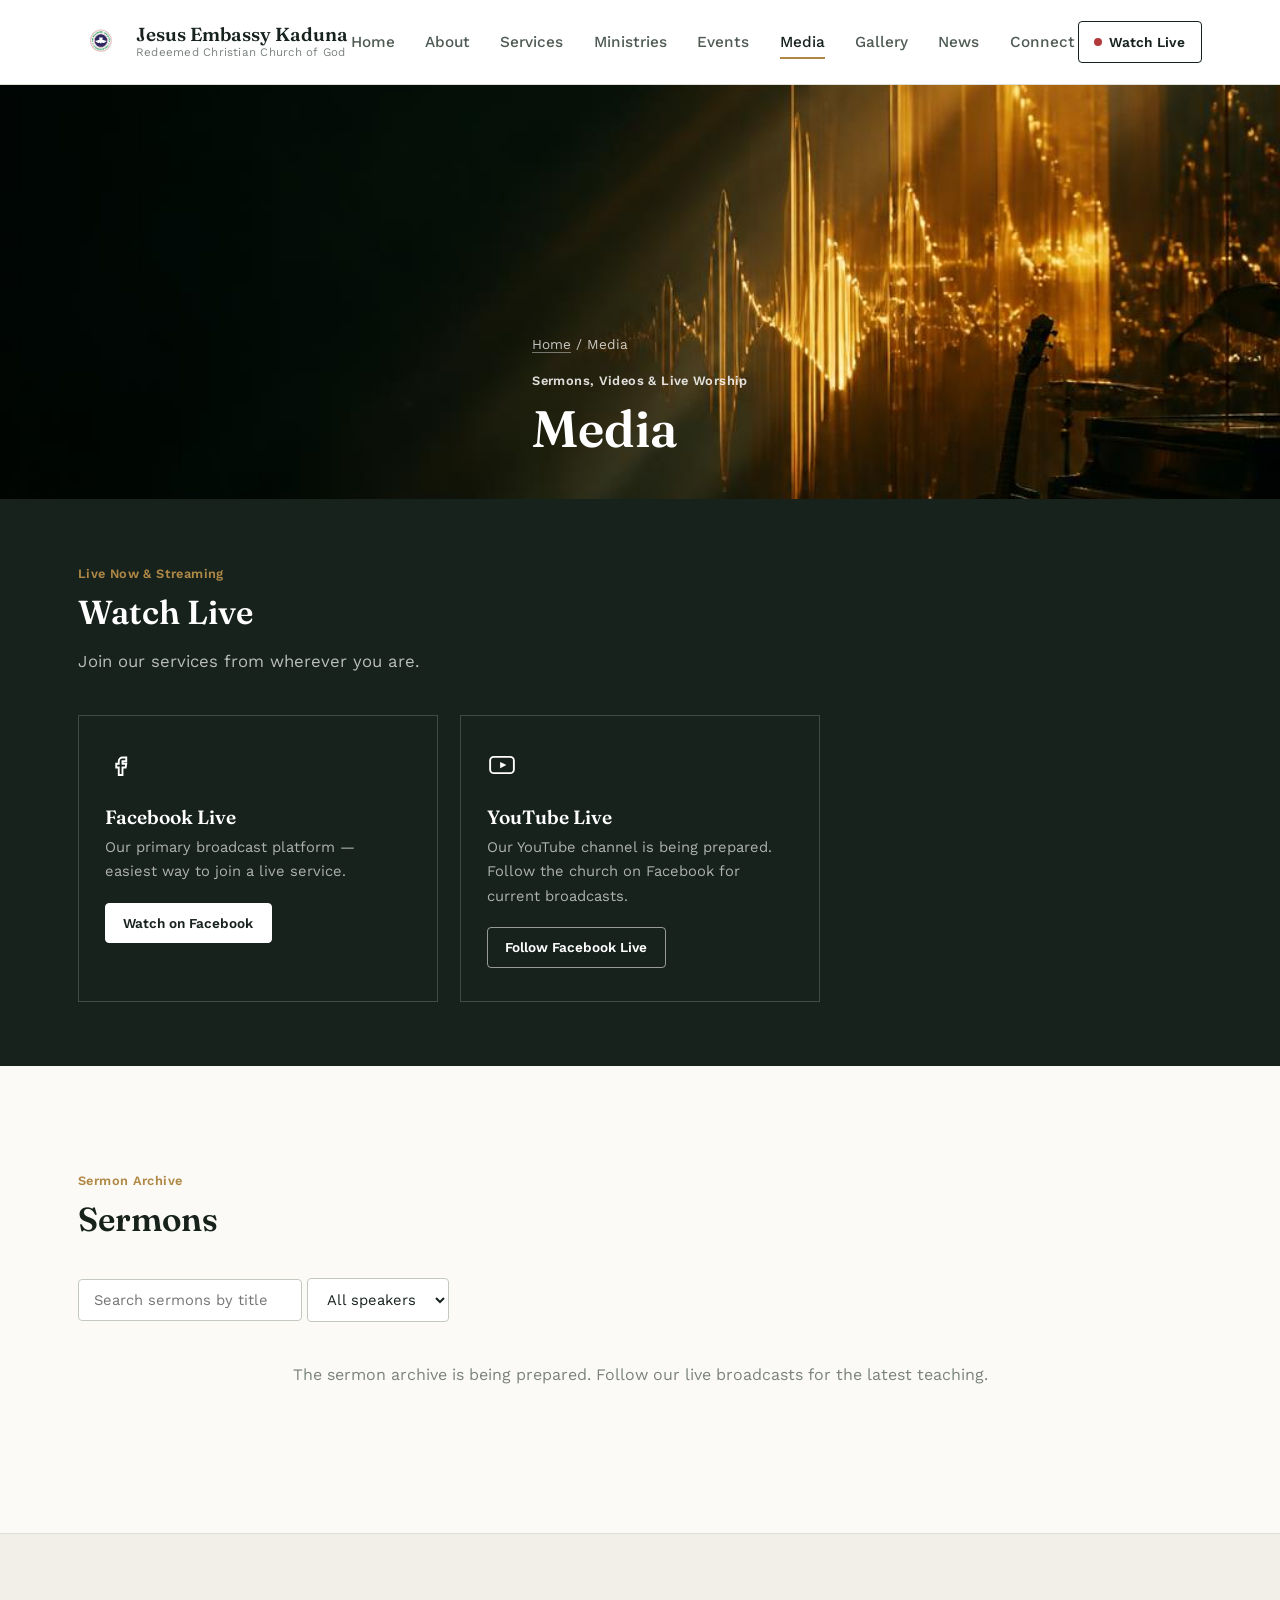
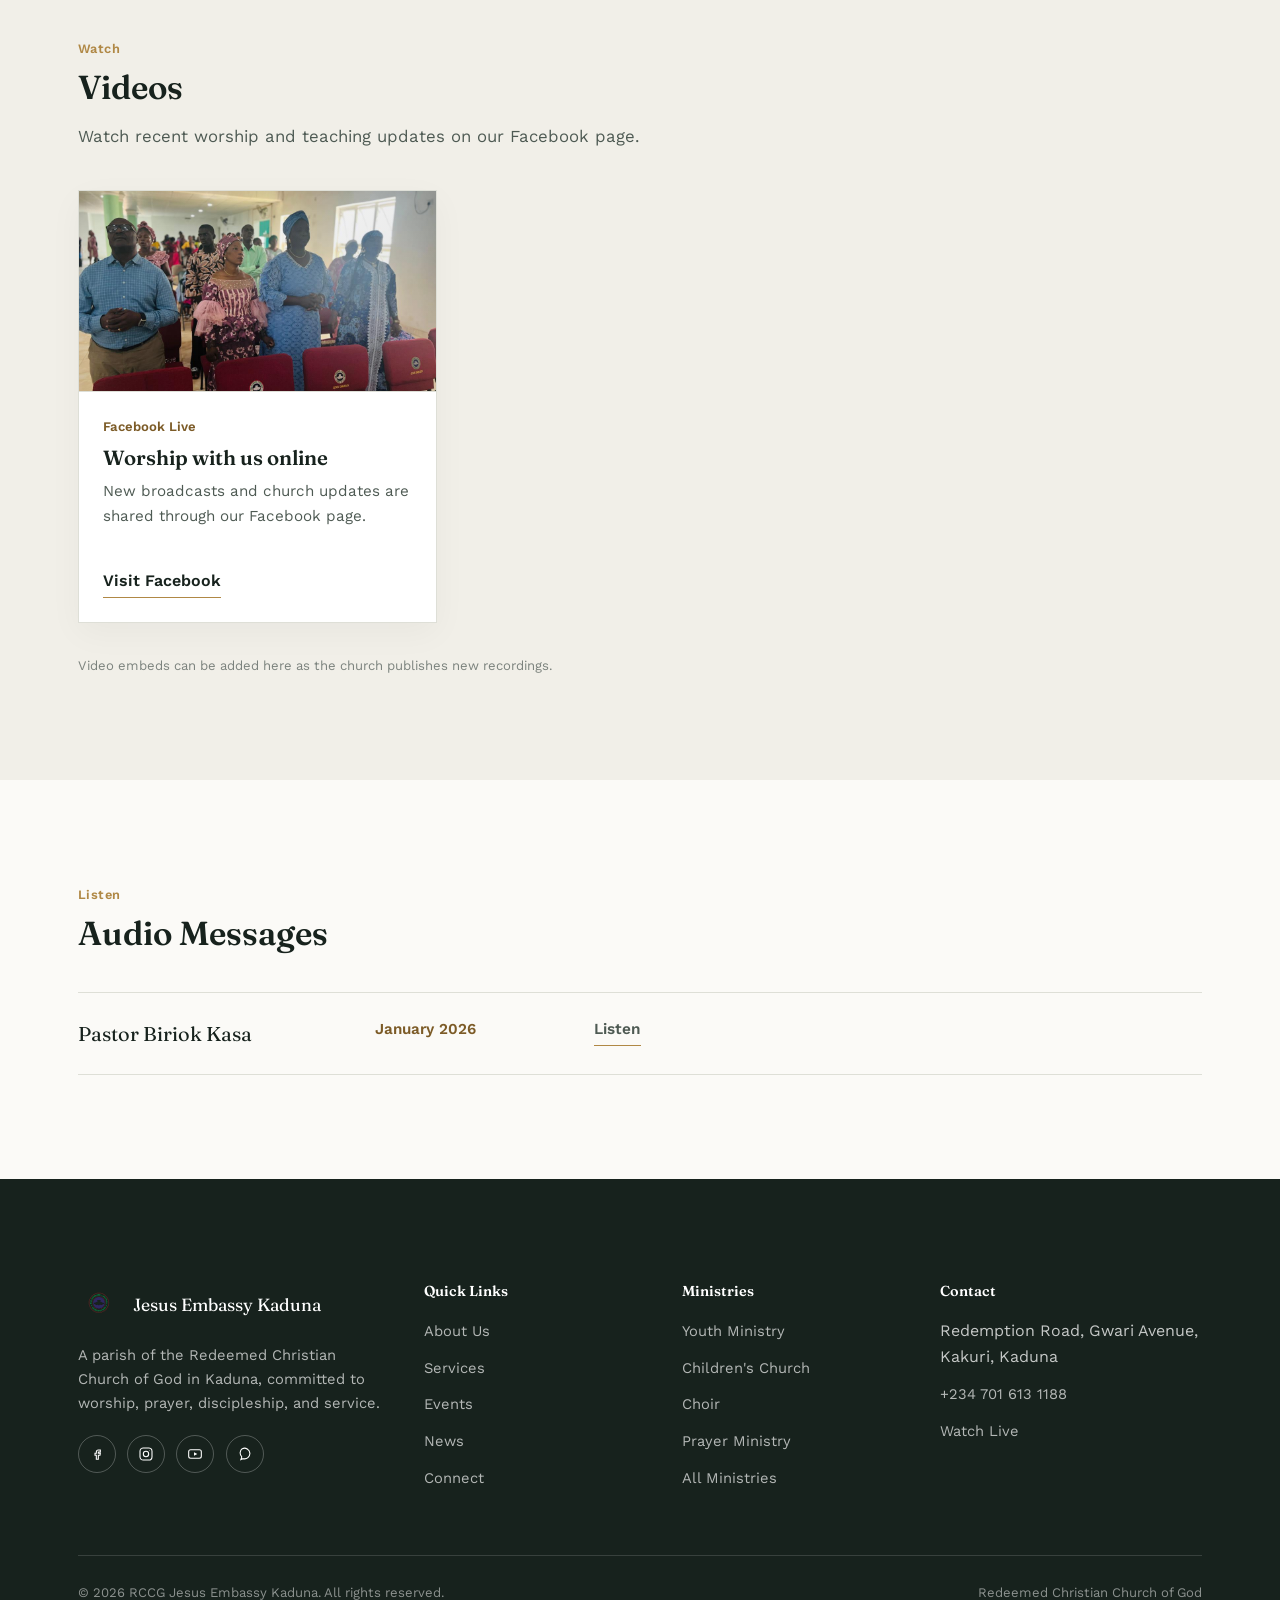
<file: media.html>
<!doctype html>
<html lang="en">
<head>
  <meta charset="UTF-8" />
  <meta name="viewport" content="width=device-width, initial-scale=1.0" />
  <title>Media &amp; Sermons | Jesus Embassy Kaduna | RCCG</title>
  <meta name="description" content="Watch live services, browse the sermon archive, and listen to messages from Jesus Embassy Kaduna, RCCG." />
  <link rel="canonical" href="./media.html" />
  <meta property="og:type" content="website" />
  <meta property="og:title" content="Media | Jesus Embassy Kaduna" />
  <meta property="og:description" content="Watch live and browse sermons, videos, and audio messages." />
  <meta property="og:image" content="./assets/images/logo/rccg-logo.png" />
  <meta name="twitter:card" content="summary_large_image" />
  <link rel="icon" href="./assets/images/logo/rccg-favicon.ico" sizes="any" />
  <link rel="icon" type="image/png" href="./assets/images/logo/rccg-favicon.png" />
  <link rel="apple-touch-icon" href="./assets/images/logo/rccg-favicon.png" />
  <link rel="preconnect" href="https://fonts.googleapis.com" />
  <link rel="preconnect" href="https://fonts.gstatic.com" crossorigin />
  <link href="https://fonts.googleapis.com/css2?family=Fraunces:opsz,wght@9..144,500;9..144,600;9..144,700&family=Work+Sans:wght@400;500;600;700&display=swap" rel="stylesheet" />
  <link rel="stylesheet" href="./css/style.css" />
  <link rel="stylesheet" href="./css/responsive.css" />
</head>
<body>
  <a class="skip-link" href="#main">Skip to content</a>
  <header class="site-header">
    <div class="wrap">
      <a href="./index.html" class="brand">
        <img src="./assets/images/logo/rccg-logo.png" alt="RCCG — Redeemed Christian Church of God logo" decoding="async" loading="lazy">
        <span class="brand-text"><span class="brand-name">Jesus Embassy Kaduna</span><span class="brand-sub">Redeemed Christian Church of God</span></span>
      </a>
      <nav class="main-nav" id="main-nav" aria-label="Primary">
        <ul>
          <li><a href="./index.html">Home</a></li>
          <li><a href="./about.html">About</a></li>
          <li><a href="./services.html">Services</a></li>
          <li><a href="./ministries.html">Ministries</a></li>
          <li><a href="./events.html">Events</a></li>
          <li><a href="./media.html" aria-current="page">Media</a></li>
          <li><a href="./gallery.html">Gallery</a></li>
          <li><a href="./news.html">News</a></li>
          <li><a href="./connect.html">Connect</a></li>
        </ul>
        <div class="header-actions-mobile"><a href="./media.html#watch-live" class="watch-live-btn"><span class="dot"></span> Watch Live</a></div>
      </nav>
      <div class="header-actions">
        <a href="./media.html#watch-live" class="watch-live-btn"><span class="dot"></span> Watch Live</a>
        <button class="nav-toggle" id="nav-toggle" type="button" aria-label="Open navigation menu" aria-haspopup="true" aria-expanded="false" aria-controls="main-nav"><span></span><span></span><span></span></button>
      </div>
    </div>
  </header>

  <main id="main">
    <section class="page-banner">
      <img src="./assets/images/hero/media.jpg" alt="Cinematic golden light and abstract sound waves for worship media" decoding="async" loading="eager">
      <div class="wrap">
        <div class="breadcrumb"><a href="./index.html">Home</a> / Media</div>
        <span class="kicker">Sermons, Videos &amp; Live Worship</span>
        <h1>Media</h1>
      </div>
    </section>

    <!-- WATCH LIVE -->
    <section class="watch-panel" id="watch-live">
      <div class="wrap">
        <div class="section-head">
          <span class="kicker">Live Now &amp; Streaming</span>
          <h2>Watch Live</h2>
          <p>Join our services from wherever you are.</p>
        </div>
        <div class="watch-grid">
          <a class="watch-card" href="https://web.facebook.com/p/Rccg-Jesus-Embassy-Province-5-100068351081031/?_rdc=1&_rdr#" data-editable-link="facebook">
            <svg class="platform-icon" width="30" height="30" viewBox="0 0 24 24" fill="none" stroke="#fff" stroke-width="1.5"><path d="M14 9h3V6h-3c-1.7 0-3 1.3-3 3v2H9v3h2v6h3v-6h2.5l.5-3H14V9z"/></svg>
            <h3>Facebook Live</h3>
            <p>Our primary broadcast platform — easiest way to join a live service.</p>
            <span class="btn btn--light btn--sm">Watch on Facebook</span>
          </a>
          <a class="watch-card" href="https://web.facebook.com/p/Rccg-Jesus-Embassy-Province-5-100068351081031/?_rdc=1&_rdr#" data-editable-link="youtube">
            <svg class="platform-icon" width="30" height="30" viewBox="0 0 24 24" fill="none" stroke="#fff" stroke-width="1.5"><rect x="2.5" y="5.5" width="19" height="13" rx="3"/><path d="M10.5 9.5l5 2.5-5 2.5z" fill="#fff" stroke="none"/></svg>
            <h3>YouTube Live</h3>
            <p>Our YouTube channel is being prepared. Follow the church on Facebook for current broadcasts.</p>
            <span class="btn btn--ghost-light btn--sm">Follow Facebook Live</span>
          </a>
          <!-- Additional broadcast platforms can be added here when their official links are confirmed. -->
        </div>
      </div>
    </section>

    <!-- SERMONS -->
    <section class="section">
      <div class="wrap">
        <div class="section-head">
          <span class="kicker">Sermon Archive</span>
          <h2>Sermons</h2>
        </div>
        <div class="sermon-toolbar">
          <input type="search" id="sermon-search" placeholder="Search sermons by title or speaker&hellip;" aria-label="Search sermons" />
          <select id="sermon-speaker-filter" aria-label="Filter by speaker">
            <option value="all">All speakers</option>
          </select>
        </div>
        <!-- Sermon rows will be published here as official recordings become available. -->
        <p class="no-results show" id="sermon-no-results">The sermon archive is being prepared. Follow our live broadcasts for the latest teaching.</p>
      </div>
    </section>

    <!-- VIDEOS -->
    <section class="section section--alt section--border-top">
      <div class="wrap">
        <div class="section-head">
          <span class="kicker">Watch</span>
          <h2>Videos</h2>
          <p>Watch recent worship and teaching updates on our Facebook page.</p>
        </div>
        <div class="grid grid--3">
          <!-- Additional video cards will be added as official recordings are published. -->
          <div class="card">
            <div class="img-frame ratio-16-9"><img src="./assets/church%20photo/IMG-20260921-WA0020.jpg" alt="Jesus Embassy Kaduna church family sharing a moment together" decoding="async" loading="lazy"></div>
            <div class="card-body">
              <span class="card-meta">Facebook Live</span>
              <h3 class="card-title">Worship with us online</h3>
              <p class="card-desc">New broadcasts and church updates are shared through our Facebook page.</p>
              <div class="card-foot"><a href="https://web.facebook.com/p/Rccg-Jesus-Embassy-Province-5-100068351081031/?_rdc=1&_rdr#" class="text-link" target="_blank" rel="noopener">Visit Facebook</a></div>
            </div>
          </div>
        </div>
        <p class="form-note" style="margin-top:2rem;">Video embeds can be added here as the church publishes new recordings.</p>
      </div>
    </section>

    <!-- AUDIO -->
    <section class="section">
      <div class="wrap">
        <div class="section-head">
          <span class="kicker">Listen</span>
          <h2>Audio Messages</h2>
        </div>
        <div class="service-list">
          <div class="service-row">
            <span class="service-name">Pastor Biriok Kasa</span>
            <span class="service-meta">January 2026</span>
            <span class="service-desc"><a href="https://web.facebook.com/p/Rccg-Jesus-Embassy-Province-5-100068351081031/?_rdc=1&_rdr#" class="text-link" data-editable-link="audio">Listen</a></span>
          </div>
          <!-- Additional audio messages will be added as official recordings are published. -->
        </div>
      </div>
    </section>
  </main>

  <footer class="site-footer">
    <div class="wrap">
      <div class="footer-grid">
        <div class="footer-col">
          <div class="footer-brand"><img src="./assets/images/logo/rccg-logo.png" alt="RCCG logo" decoding="async" loading="lazy"><span class="brand-name">Jesus Embassy Kaduna</span></div>
          <p>A parish of the Redeemed Christian Church of God in Kaduna, committed to worship, prayer, discipleship, and service.</p>
          <div class="footer-social">
            <a href="#" aria-label="Facebook" data-editable-link="facebook"><svg width="16" height="16" viewBox="0 0 24 24" fill="none" stroke="#fff" stroke-width="1.6"><path d="M14 9h3V6h-3c-1.7 0-3 1.3-3 3v2H9v3h2v6h3v-6h2.5l.5-3H14V9z"/></svg></a>
            <a href="#" aria-label="Instagram" data-editable-link="instagram"><svg width="16" height="16" viewBox="0 0 24 24" fill="none" stroke="#fff" stroke-width="1.6"><rect x="3" y="3" width="18" height="18" rx="5"/><circle cx="12" cy="12" r="4"/><circle cx="17.2" cy="6.8" r="0.6" fill="#fff" stroke="none"/></svg></a>
            <a href="#" aria-label="YouTube" data-editable-link="youtube"><svg width="16" height="16" viewBox="0 0 24 24" fill="none" stroke="#fff" stroke-width="1.6"><rect x="2.5" y="5.5" width="19" height="13" rx="3"/><path d="M10.5 9.5l5 2.5-5 2.5z" fill="#fff" stroke="none"/></svg></a>
            <a href="#" aria-label="WhatsApp" data-editable-link="whatsapp"><svg width="16" height="16" viewBox="0 0 24 24" fill="none" stroke="#fff" stroke-width="1.6"><path d="M7 17l-1.2 3.3L9.2 19A8 8 0 108 4a8 8 0 00-1 12z"/></svg></a>
          </div>
        </div>
        <div class="footer-col"><h4>Quick Links</h4><ul>
          <li><a href="./about.html">About Us</a></li>
          <li><a href="./services.html">Services</a></li>
          <li><a href="./events.html">Events</a></li>
          <li><a href="./news.html">News</a></li>
          <li><a href="./connect.html">Connect</a></li>
        </ul></div>
        <div class="footer-col"><h4>Ministries</h4><ul>
          <li><a href="./ministries.html">Youth Ministry</a></li>
          <li><a href="./ministries.html">Children's Church</a></li>
          <li><a href="./ministries.html">Choir</a></li>
          <li><a href="./ministries.html">Prayer Ministry</a></li>
          <li><a href="./ministries.html">All Ministries</a></li>
        </ul></div>
        <div class="footer-col"><h4>Contact</h4><ul>
          <li>Redemption Road, Gwari Avenue, Kakuri, Kaduna</li>
          <li><a href="tel:+2347016131188">+234 701 613 1188</a></li>
          <li><a href="./media.html#watch-live">Watch Live</a></li>
        </ul></div>
      </div>
      <div class="footer-bottom">
        <span>&copy; <span data-year>2026</span> RCCG Jesus Embassy Kaduna. All rights reserved.</span>
        <span>Redeemed Christian Church of God</span>
      </div>
    </div>
  </footer>
  <script src="./js/main.js"></script>
  <script src="./js/events.js"></script>
</body>
</html>
</file>
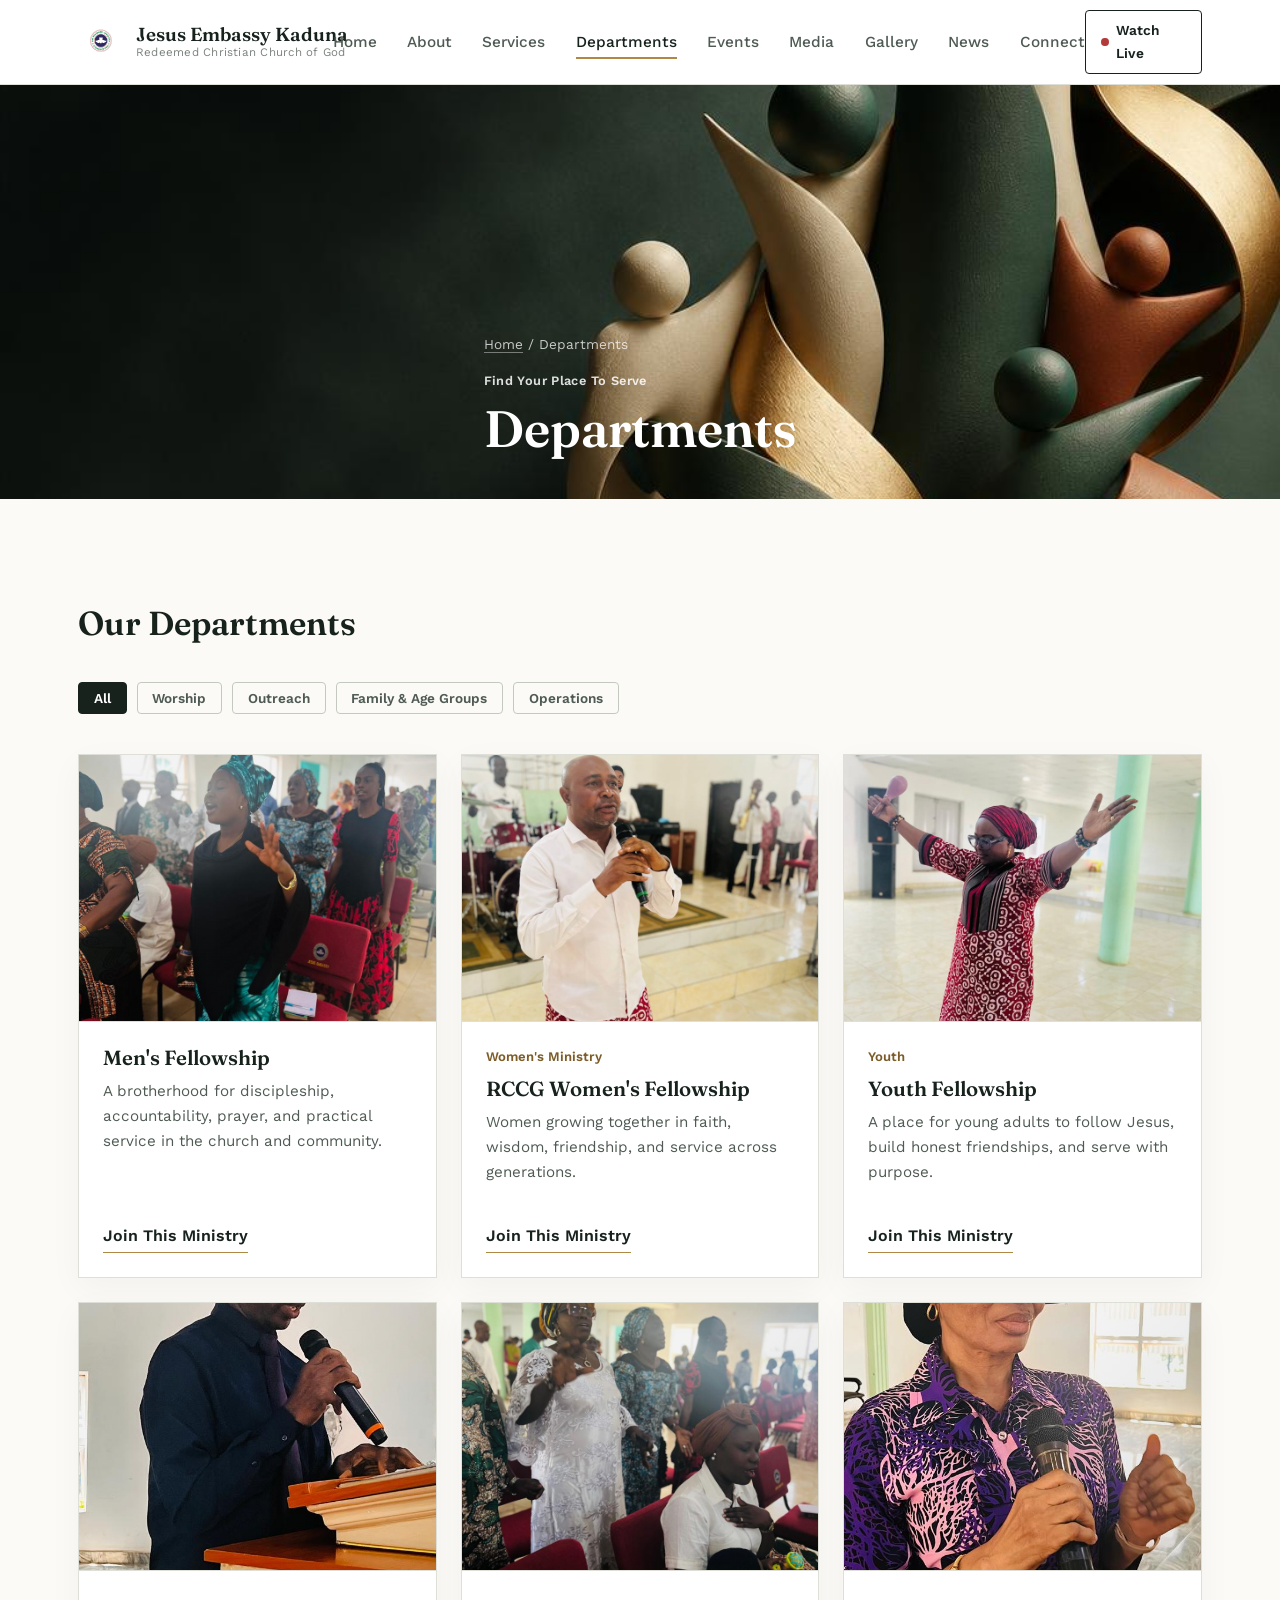
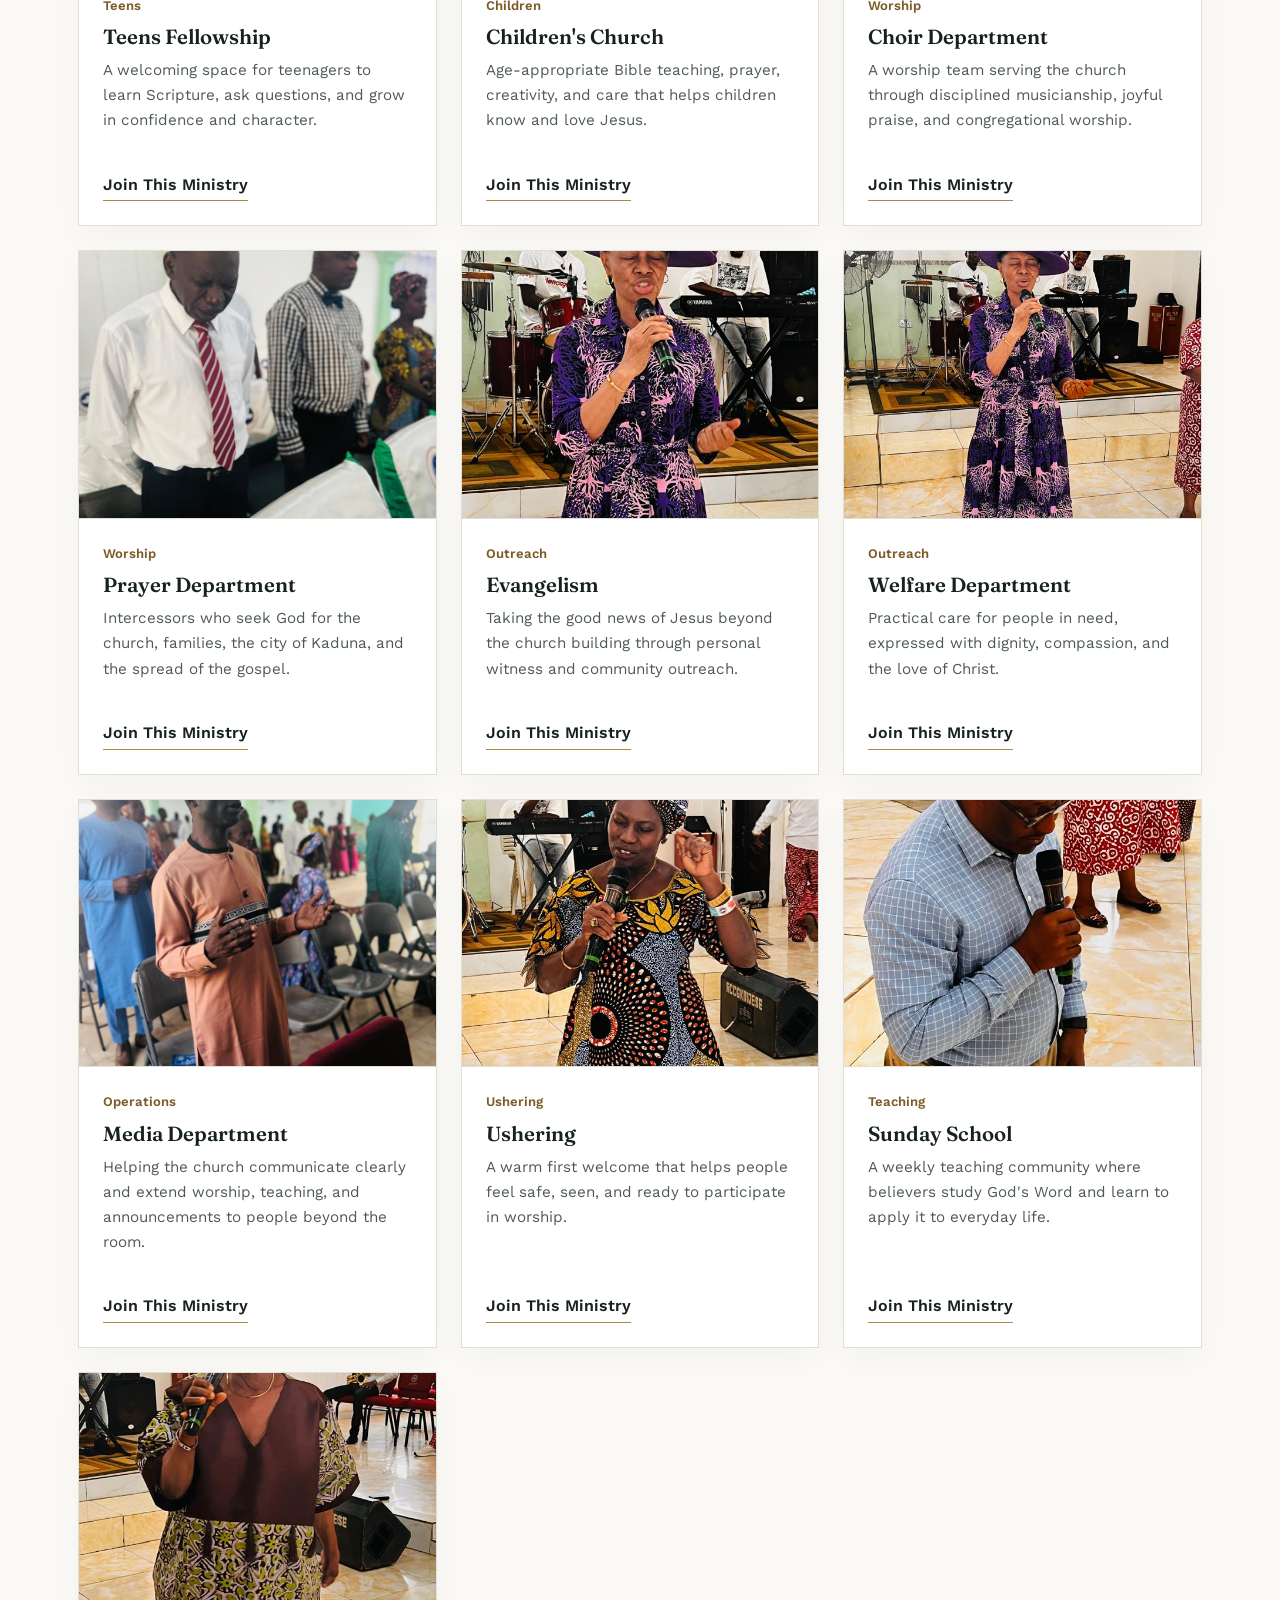
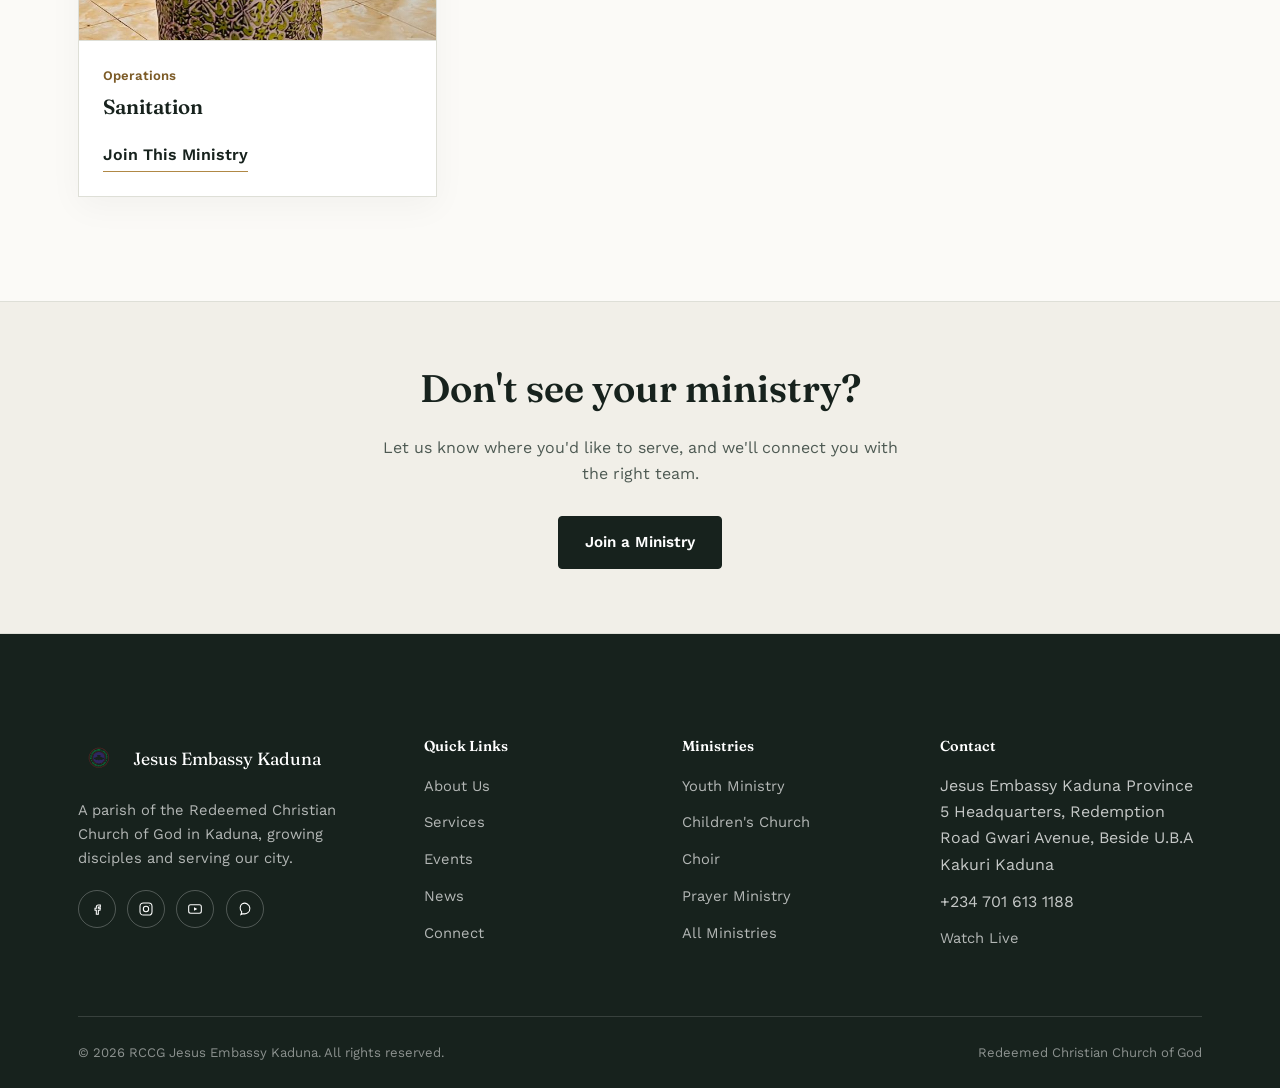
<file: ministries.html>
<!doctype html>
<html lang="en">
<head>
  <meta charset="UTF-8" />
  <meta name="viewport" content="width=device-width, initial-scale=1.0" />
  <title>Departments | Jesus Embassy Kaduna | RCCG</title>
  <meta name="description" content="Explore the ministries and departments of Jesus Embassy Kaduna, from youth and children's church to choir, prayer, and outreach." />
  <link rel="canonical" href="./ministries.html" />
  <meta property="og:type" content="website" />
  <meta property="og:title" content="Ministries | Jesus Embassy Kaduna" />
  <meta property="og:description" content="Find a ministry to belong to and serve in." />
  <meta property="og:image" content="./assets/images/logo/rccg-logo.png" />
  <meta name="twitter:card" content="summary_large_image" />
  <link rel="icon" href="./assets/images/logo/rccg-favicon.ico" sizes="any" />
  <link rel="icon" type="image/png" href="./assets/images/logo/rccg-favicon.png" />
  <link rel="apple-touch-icon" href="./assets/images/logo/rccg-favicon.png" />
  <link rel="preconnect" href="https://fonts.googleapis.com" />
  <link rel="preconnect" href="https://fonts.gstatic.com" crossorigin />
  <link href="https://fonts.googleapis.com/css2?family=Fraunces:opsz,wght@9..144,500;9..144,600;9..144,700&family=Work+Sans:wght@400;500;600;700&display=swap" rel="stylesheet" />
  <link rel="stylesheet" href="./css/style.css" />
  <link rel="stylesheet" href="./css/responsive.css" />
</head>
<body>
  <a class="skip-link" href="#main">Skip to content</a>
  <header class="site-header">
    <div class="wrap">
      <a href="./index.html" class="brand">
        <img src="./assets/images/logo/rccg-logo.png" alt="RCCG — Redeemed Christian Church of God logo" decoding="async" loading="lazy">
        <span class="brand-text"><span class="brand-name">Jesus Embassy Kaduna</span><span class="brand-sub">Redeemed Christian Church of God</span></span>
      </a>
      <nav class="main-nav" id="main-nav" aria-label="Primary">
        <ul>
          <li><a href="./index.html">Home</a></li>
          <li><a href="./about.html">About</a></li>
          <li><a href="./services.html">Services</a></li>
          <li><a href="./ministries.html" aria-current="page">Departments</a></li>
          <li><a href="./events.html">Events</a></li>
          <li><a href="./media.html">Media</a></li>
          <li><a href="./gallery.html">Gallery</a></li>
          <li><a href="./news.html">News</a></li>
          <li><a href="./connect.html">Connect</a></li>
        </ul>
        <div class="header-actions-mobile"><a href="./media.html#watch-live" class="watch-live-btn"><span class="dot"></span> Watch Live</a></div>
      </nav>
      <div class="header-actions">
        <a href="./media.html#watch-live" class="watch-live-btn"><span class="dot"></span> Watch Live</a>
        <button class="nav-toggle" id="nav-toggle" type="button" aria-label="Open navigation menu" aria-haspopup="true" aria-expanded="false" aria-controls="main-nav"><span></span><span></span><span></span></button>
      </div>
    </div>
  </header>

  <main id="main">
    <section class="page-banner">
      <img src="./assets/images/hero/ministries.jpg" alt="Abstract sculptural forms gathered together in service" decoding="async" loading="eager">
      <div class="wrap">
        <div class="breadcrumb"><a href="./index.html">Home</a> / Departments</div>
        <span class="kicker">Find Your Place To Serve</span>
        <h1>Departments</h1>
      </div>
    </section>

    <section class="section">
      <div class="wrap">
        <div class="section-head">
          <h2>Our Departments</h2>
        </div>

        <div class="filter-row" data-filter-target="[data-ministry-item]" role="group" aria-label="Filter ministries by category">
          <button class="filter-btn active" data-filter="all" aria-pressed="true">All</button>
          <button class="filter-btn" data-filter="worship" aria-pressed="false">Worship</button>
          <button class="filter-btn" data-filter="outreach" aria-pressed="false">Outreach</button>
          <button class="filter-btn" data-filter="family" aria-pressed="false">Family &amp; Age Groups</button>
          <button class="filter-btn" data-filter="operations" aria-pressed="false">Operations</button>
        </div>

        <div class="grid grid--3">

          <div class="card" data-ministry-item data-category="family">
            <div class="img-frame ratio-4-3"><img src="./assets/church%20photo/IMG-20260921-WA0021.jpg" alt="Jesus Embassy Kaduna church family sharing a moment together" decoding="async" loading="lazy"></div>
            <div class="card-body">
              <h3 class="card-title">Men's Fellowship</h3>
              <p class="card-desc">A brotherhood for discipleship, accountability, prayer, and practical service in the church and community.</p>
              <div class="card-foot"><a href="./connect.html" class="text-link">Join This Ministry</a></div>
            </div>
          </div>

          <div class="card" data-ministry-item data-category="family">
            <div class="img-frame ratio-4-3"><img src="./assets/church%20photo/IMG-20260921-WA0022.jpg" alt="Jesus Embassy Kaduna church family sharing a moment together" decoding="async" loading="lazy"></div>
            <div class="card-body">
              <span class="card-meta">Women's Ministry</span>
              <h3 class="card-title">RCCG Women's Fellowship</h3>
              <p class="card-desc">Women growing together in faith, wisdom, friendship, and service across generations.</p>
              <div class="card-foot"><a href="./connect.html" class="text-link">Join This Ministry</a></div>
            </div>
          </div>

          <div class="card" data-ministry-item data-category="family">
            <div class="img-frame ratio-4-3"><img src="./assets/church%20photo/IMG-20260921-WA0023.jpg" alt="Jesus Embassy Kaduna church family sharing a moment together" decoding="async" loading="lazy"></div>
            <div class="card-body">
              <span class="card-meta">Youth</span>
              <h3 class="card-title">Youth Fellowship</h3>
              <p class="card-desc">A place for young adults to follow Jesus, build honest friendships, and serve with purpose.</p>
              <div class="card-foot"><a href="./connect.html" class="text-link">Join This Ministry</a></div>
            </div>
          </div>

          <div class="card" data-ministry-item data-category="family">
            <div class="img-frame ratio-4-3"><img src="./assets/church%20photo/IMG-20260921-WA0024.jpg" alt="Jesus Embassy Kaduna church family sharing a moment together" decoding="async" loading="lazy"></div>
            <div class="card-body">
              <span class="card-meta">Teens</span>
              <h3 class="card-title">Teens Fellowship</h3>
              <p class="card-desc">A welcoming space for teenagers to learn Scripture, ask questions, and grow in confidence and character.</p>
              <div class="card-foot"><a href="./connect.html" class="text-link">Join This Ministry</a></div>
            </div>
          </div>

          <div class="card" data-ministry-item data-category="family">
            <div class="img-frame ratio-4-3"><img src="./assets/church%20photo/IMG-20260921-WA0025.jpg" alt="Jesus Embassy Kaduna church family sharing a moment together" decoding="async" loading="lazy"></div>
            <div class="card-body">
              <span class="card-meta">Children</span>
              <h3 class="card-title">Children's Church</h3>
              <p class="card-desc">Age-appropriate Bible teaching, prayer, creativity, and care that helps children know and love Jesus.</p>
              <div class="card-foot"><a href="./connect.html" class="text-link">Join This Ministry</a></div>
            </div>
          </div>

          <div class="card" data-ministry-item data-category="worship">
            <div class="img-frame ratio-4-3"><img src="./assets/church%20photo/IMG-20260921-WA0026.jpg" alt="Jesus Embassy Kaduna church family sharing a moment together" decoding="async" loading="lazy"></div>
            <div class="card-body">
              <span class="card-meta">Worship</span>
              <h3 class="card-title">Choir Department</h3>
              <p class="card-desc">A worship team serving the church through disciplined musicianship, joyful praise, and congregational worship.</p>
              <div class="card-foot"><a href="./connect.html" class="text-link">Join This Ministry</a></div>
            </div>
          </div>

          <div class="card" data-ministry-item data-category="worship">
            <div class="img-frame ratio-4-3"><img src="./assets/church%20photo/IMG-20260921-WA0027.jpg" alt="Jesus Embassy Kaduna church family sharing a moment together" decoding="async" loading="lazy"></div>
            <div class="card-body">
              <span class="card-meta">Worship</span>
              <h3 class="card-title">Prayer Department</h3>
              <p class="card-desc">Intercessors who seek God for the church, families, the city of Kaduna, and the spread of the gospel.</p>
              <div class="card-foot"><a href="./connect.html" class="text-link">Join This Ministry</a></div>
            </div>
          </div>

          <div class="card" data-ministry-item data-category="outreach">
            <div class="img-frame ratio-4-3"><img src="./assets/church%20photo/IMG-20260921-WA0028.jpg" alt="Jesus Embassy Kaduna church family sharing a moment together" decoding="async" loading="lazy"></div>
            <div class="card-body">
              <span class="card-meta">Outreach</span>
              <h3 class="card-title">Evangelism</h3>
              <p class="card-desc">Taking the good news of Jesus beyond the church building through personal witness and community outreach.</p>
              <div class="card-foot"><a href="./connect.html" class="text-link">Join This Ministry</a></div>
            </div>
          </div>
<!----
          <div class="card" data-ministry-item data-category="outreach">
            <div class="img-frame ratio-4-3"><img src="./assets/church%20photo/IMG-20260921-WA0029.jpg" alt="Jesus Embassy Kaduna church family sharing a moment together" decoding="async" loading="lazy"></div>
            <div class="card-body">
              <span class="card-meta">Outreach</span>
              <h3 class="card-title">Follow-Up</h3>
              <div class="card-foot"><a href="./connect.html" class="text-link">Join This Ministry</a></div>
            </div>
          </div> -->

          <div class="card" data-ministry-item data-category="outreach">
            <div class="img-frame ratio-4-3"><img src="./assets/church%20photo/IMG-20260921-WA0030.jpg" alt="Jesus Embassy Kaduna church family sharing a moment together" decoding="async" loading="lazy"></div>
            <div class="card-body">
              <span class="card-meta">Outreach</span>
              <h3 class="card-title">Welfare Department</h3>
              <p class="card-desc">Practical care for people in need, expressed with dignity, compassion, and the love of Christ.</p>
              <div class="card-foot"><a href="./connect.html" class="text-link">Join This Ministry</a></div>
            </div>
          </div>

          <div class="card" data-ministry-item data-category="operations">
            <div class="img-frame ratio-4-3"><img src="./assets/church%20photo/IMG-20260921-WA0031.jpg" alt="Jesus Embassy Kaduna church family sharing a moment together" decoding="async" loading="lazy"></div>
            <div class="card-body">
              <span class="card-meta">Operations</span>
              <h3 class="card-title">Media Department</h3>
              <p class="card-desc">Helping the church communicate clearly and extend worship, teaching, and announcements to people beyond the room.</p>
              <div class="card-foot"><a href="./connect.html" class="text-link">Join This Ministry</a></div>
            </div>
          </div>

          <div class="card" data-ministry-item data-category="operations">
            <div class="img-frame ratio-4-3"><img src="./assets/church%20photo/IMG-20260921-WA0032.jpg" alt="Jesus Embassy Kaduna church family sharing a moment together" decoding="async" loading="lazy"></div>
            <div class="card-body">
              <span class="card-meta">Ushering</span>
              <h3 class="card-title">Ushering</h3>
              <p class="card-desc">A warm first welcome that helps people feel safe, seen, and ready to participate in worship.</p>
              <div class="card-foot"><a href="./connect.html" class="text-link">Join This Ministry</a></div>
            </div>
          </div>

          <div class="card" data-ministry-item data-category="family">
            <div class="img-frame ratio-4-3"><img src="./assets/church%20photo/IMG-20260921-WA0033.jpg" alt="Jesus Embassy Kaduna church family sharing a moment together" decoding="async" loading="lazy"></div>
            <div class="card-body">
              <span class="card-meta">Teaching</span>
              <h3 class="card-title">Sunday School</h3>
              <p class="card-desc">A weekly teaching community where believers study God's Word and learn to apply it to everyday life.</p>
              <div class="card-foot"><a href="./connect.html" class="text-link">Join This Ministry</a></div>
            </div>
          </div>
          <!-- Additional departments can be published here when their current meeting details are confirmed. -->

          <div class="card" data-ministry-item data-category="operations">
            <div class="img-frame ratio-4-3"><img src="./assets/church%20photo/IMG-20260921-WA0037.jpg" alt="Jesus Embassy Kaduna church family sharing a moment together" decoding="async" loading="lazy"></div>
            <div class="card-body">
              <span class="card-meta">Operations</span>
              <h3 class="card-title">Sanitation</h3>
              <div class="card-foot"><a href="./connect.html" class="text-link">Join This Ministry</a></div>
            </div>
          </div>

        </div>

      </div>
    </section>

    <section class="cta-band">
      <div class="wrap">
        <h2>Don't see your ministry?</h2>
        <p>Let us know where you'd like to serve, and we'll connect you with the right team.</p>
        <a href="./connect.html" class="btn">Join a Ministry</a>
      </div>
    </section>
  </main>

  <footer class="site-footer">
    <div class="wrap">
      <div class="footer-grid">
        <div class="footer-col">
          <div class="footer-brand"><img src="./assets/images/logo/rccg-logo.png" alt="RCCG logo" decoding="async" loading="lazy"><span class="brand-name">Jesus Embassy Kaduna</span></div>
          <p>A parish of the Redeemed Christian Church of God in Kaduna, growing disciples and serving our city.</p>
          <div class="footer-social">
            <a href="#" aria-label="Facebook" data-editable-link="facebook"><svg width="16" height="16" viewBox="0 0 24 24" fill="none" stroke="#fff" stroke-width="1.6"><path d="M14 9h3V6h-3c-1.7 0-3 1.3-3 3v2H9v3h2v6h3v-6h2.5l.5-3H14V9z"/></svg></a>
            <a href="#" aria-label="Instagram" data-editable-link="instagram"><svg width="16" height="16" viewBox="0 0 24 24" fill="none" stroke="#fff" stroke-width="1.6"><rect x="3" y="3" width="18" height="18" rx="5"/><circle cx="12" cy="12" r="4"/><circle cx="17.2" cy="6.8" r="0.6" fill="#fff" stroke="none"/></svg></a>
            <a href="#" aria-label="YouTube" data-editable-link="youtube"><svg width="16" height="16" viewBox="0 0 24 24" fill="none" stroke="#fff" stroke-width="1.6"><rect x="2.5" y="5.5" width="19" height="13" rx="3"/><path d="M10.5 9.5l5 2.5-5 2.5z" fill="#fff" stroke="none"/></svg></a>
            <a href="#" aria-label="WhatsApp" data-editable-link="whatsapp"><svg width="16" height="16" viewBox="0 0 24 24" fill="none" stroke="#fff" stroke-width="1.6"><path d="M7 17l-1.2 3.3L9.2 19A8 8 0 108 4a8 8 0 00-1 12z"/></svg></a>
          </div>
        </div>
        <div class="footer-col"><h4>Quick Links</h4><ul>
          <li><a href="./about.html">About Us</a></li>
          <li><a href="./services.html">Services</a></li>
          <li><a href="./events.html">Events</a></li>
          <li><a href="./news.html">News</a></li>
          <li><a href="./connect.html">Connect</a></li>
        </ul></div>
        <div class="footer-col"><h4>Ministries</h4><ul>
          <li><a href="./ministries.html">Youth Ministry</a></li>
          <li><a href="./ministries.html">Children's Church</a></li>
          <li><a href="./ministries.html">Choir</a></li>
          <li><a href="./ministries.html">Prayer Ministry</a></li>
          <li><a href="./ministries.html">All Ministries</a></li>
        </ul></div>
        <div class="footer-col"><h4>Contact</h4><ul>
          <li>Jesus Embassy Kaduna Province 5 Headquarters, Redemption Road Gwari Avenue, Beside U.B.A Kakuri Kaduna</li>
          <li>+234 701 613 1188</li>
          <li><a href="./media.html#watch-live">Watch Live</a></li>
        </ul></div>
      </div>
      <div class="footer-bottom">
        <span>&copy; <span data-year>2026</span> RCCG Jesus Embassy Kaduna. All rights reserved.</span>
        <span>Redeemed Christian Church of God</span>
      </div>
    </div>
  </footer>
  <script src="./js/main.js"></script>
</body>
</html>
</file>
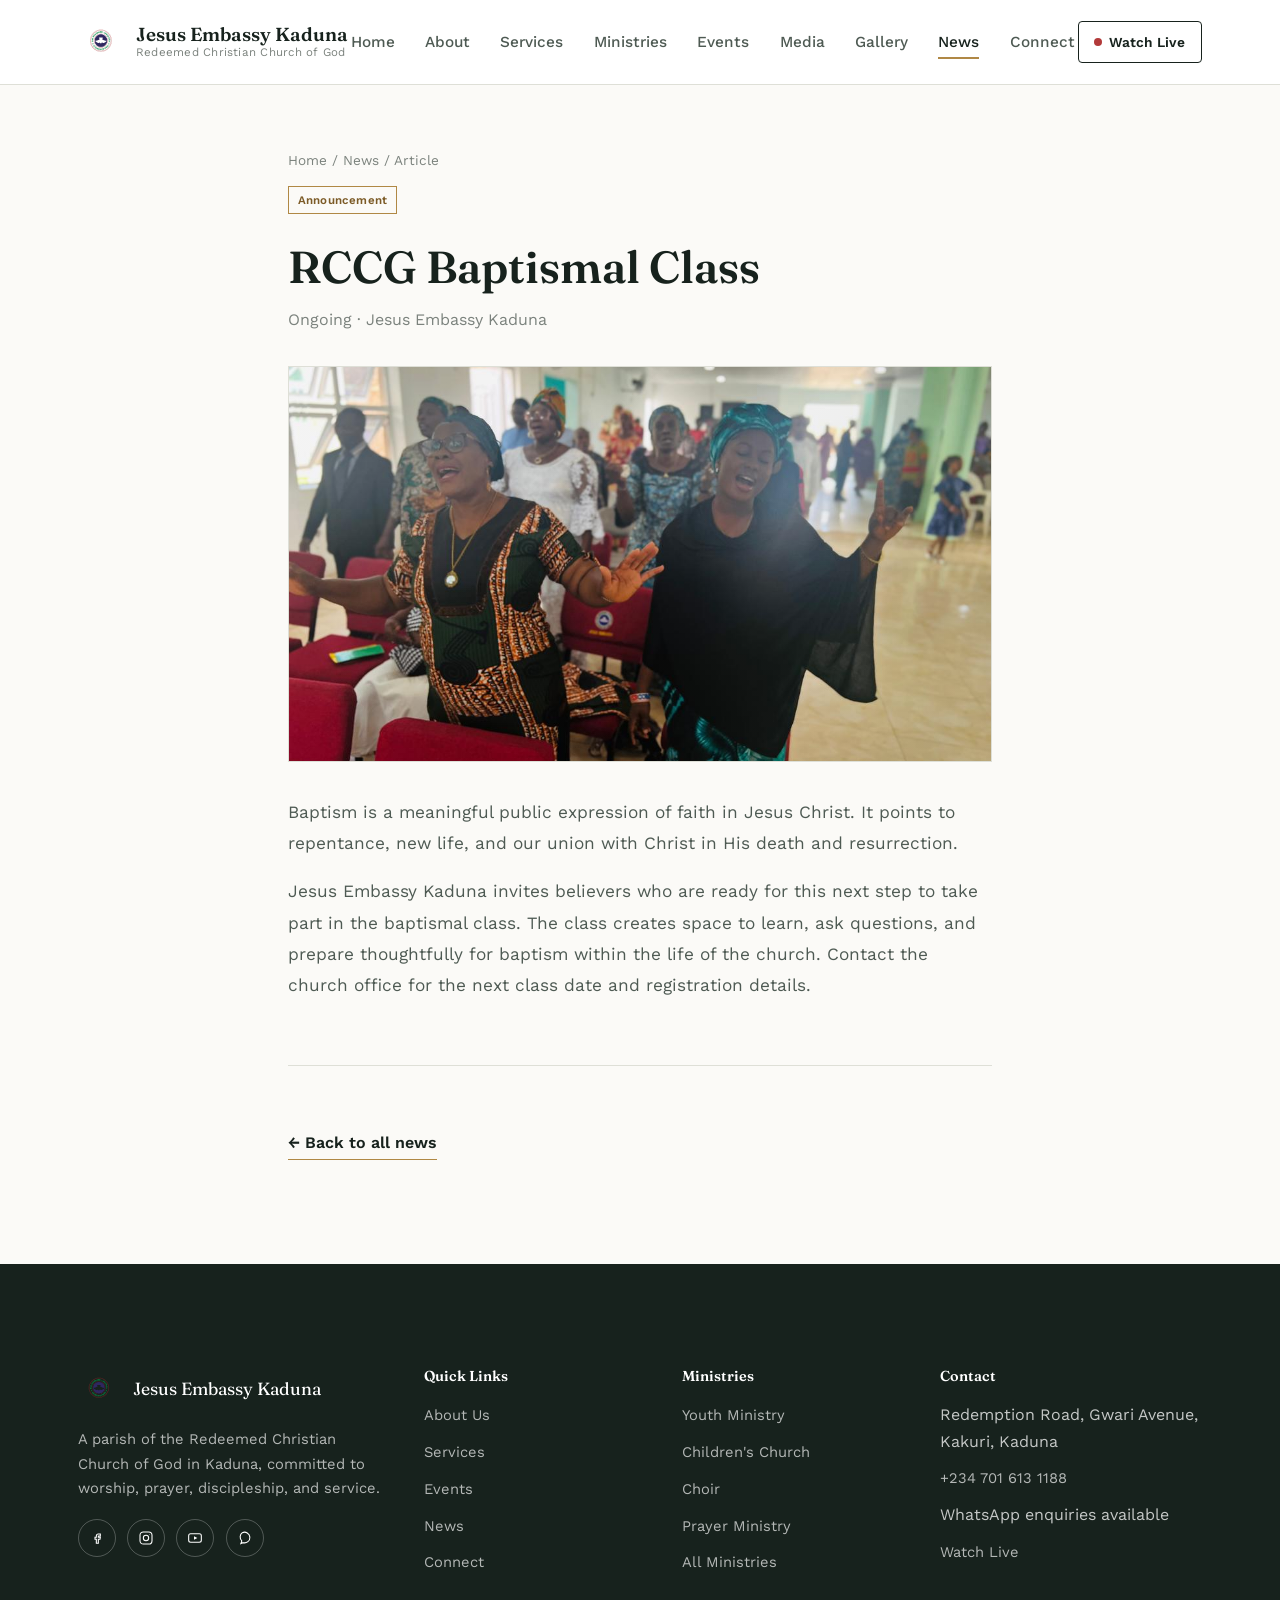
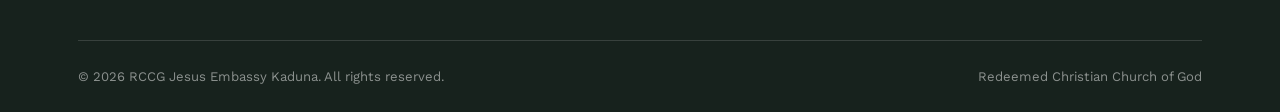
<file: news-article.html>
<!doctype html>
<html lang="en">
<head>
  <meta charset="UTF-8" />
  <meta name="viewport" content="width=device-width, initial-scale=1.0" />
  <title>RCCG Baptismal Class | Jesus Embassy Kaduna</title>
  <meta name="description" content="Learn about baptism and prepare for your next step of faith at Jesus Embassy Kaduna." />
  <link rel="canonical" href="./news-article.html" />
  <meta property="og:type" content="article" />
  <meta property="og:title" content="RCCG Baptismal Class | Jesus Embassy Kaduna" />
  <meta property="og:description" content="Learn about baptism and prepare for your next step of faith." />
  <meta property="og:image" content="./assets/images/logo/rccg-logo.png" />
  <meta name="twitter:card" content="summary_large_image" />
  <link rel="icon" href="./assets/images/logo/rccg-favicon.ico" sizes="any" />
  <link rel="icon" type="image/png" href="./assets/images/logo/rccg-favicon.png" />
  <link rel="apple-touch-icon" href="./assets/images/logo/rccg-favicon.png" />
  <link rel="preconnect" href="https://fonts.googleapis.com" />
  <link rel="preconnect" href="https://fonts.gstatic.com" crossorigin />
  <link href="https://fonts.googleapis.com/css2?family=Fraunces:opsz,wght@9..144,500;9..144,600;9..144,700&family=Work+Sans:wght@400;500;600;700&display=swap" rel="stylesheet" />
  <link rel="stylesheet" href="./css/style.css" />
  <link rel="stylesheet" href="./css/responsive.css" />
</head>
<body>
  <a class="skip-link" href="#main">Skip to content</a>
  <header class="site-header">
    <div class="wrap">
      <a href="./index.html" class="brand">
        <img src="./assets/images/logo/rccg-logo.png" alt="RCCG — Redeemed Christian Church of God logo" decoding="async" loading="lazy">
        <span class="brand-text"><span class="brand-name">Jesus Embassy Kaduna</span><span class="brand-sub">Redeemed Christian Church of God</span></span>
      </a>
      <nav class="main-nav" id="main-nav" aria-label="Primary">
        <ul>
          <li><a href="./index.html">Home</a></li>
          <li><a href="./about.html">About</a></li>
          <li><a href="./services.html">Services</a></li>
          <li><a href="./ministries.html">Ministries</a></li>
          <li><a href="./events.html">Events</a></li>
          <li><a href="./media.html">Media</a></li>
          <li><a href="./gallery.html">Gallery</a></li>
          <li><a href="./news.html" aria-current="page">News</a></li>
          <li><a href="./connect.html">Connect</a></li>
        </ul>
        <div class="header-actions-mobile"><a href="./media.html#watch-live" class="watch-live-btn"><span class="dot"></span> Watch Live</a></div>
      </nav>
      <div class="header-actions">
        <a href="./media.html#watch-live" class="watch-live-btn"><span class="dot"></span> Watch Live</a>
        <button class="nav-toggle" id="nav-toggle" type="button" aria-label="Open navigation menu" aria-haspopup="true" aria-expanded="false" aria-controls="main-nav"><span></span><span></span><span></span></button>
      </div>
    </div>
  </header>

  <main id="main">
    <article class="section" style="padding-top: var(--space-5);">
      <div class="wrap wrap--narrow">
        <div class="breadcrumb" style="color: var(--color-ink-faint);"><a href="./index.html" style="color:var(--color-ink-faint);">Home</a> / <a href="./news.html" style="color:var(--color-ink-faint);">News</a> / Article</div>
        <span class="tag tag--accent">Announcement</span>
        <h1 style="font-size: clamp(2rem, 4vw, 2.8rem); margin: 0.6em 0 0.3em;">RCCG Baptismal Class</h1>
        <p style="color: var(--color-ink-faint); margin-bottom: 2rem;">Ongoing &middot; Jesus Embassy Kaduna</p>
        <div class="img-frame ratio-16-9" style="margin-bottom: 2.2rem;">
          <img src="./assets/church%20photo/IMG-20260921-WA0017.jpg" alt="Jesus Embassy Kaduna church family sharing a moment together" decoding="async" loading="lazy">
        </div>
        <div style="font-size: 1.08rem; color: var(--color-ink-soft); line-height: 1.8;">
          <p>Baptism is a meaningful public expression of faith in Jesus Christ. It points to repentance, new life, and our union with Christ in His death and resurrection.</p>
          <p>Jesus Embassy Kaduna invites believers who are ready for this next step to take part in the baptismal class. The class creates space to learn, ask questions, and prepare thoughtfully for baptism within the life of the church. Contact the church office for the next class date and registration details.</p>
        </div>
        <hr class="rule" />
        <a href="./news.html" class="text-link">&larr; Back to all news</a>
      </div>
    </article>
  </main>

  <footer class="site-footer">
    <div class="wrap">
      <div class="footer-grid">
        <div class="footer-col">
          <div class="footer-brand"><img src="./assets/images/logo/rccg-logo.png" alt="RCCG logo" decoding="async" loading="lazy"><span class="brand-name">Jesus Embassy Kaduna</span></div>
          <p>A parish of the Redeemed Christian Church of God in Kaduna, committed to worship, prayer, discipleship, and service.</p>
          <div class="footer-social">
            <a href="#" aria-label="Facebook" data-editable-link="facebook"><svg width="16" height="16" viewBox="0 0 24 24" fill="none" stroke="#fff" stroke-width="1.6"><path d="M14 9h3V6h-3c-1.7 0-3 1.3-3 3v2H9v3h2v6h3v-6h2.5l.5-3H14V9z"/></svg></a>
            <a href="#" aria-label="Instagram" data-editable-link="instagram"><svg width="16" height="16" viewBox="0 0 24 24" fill="none" stroke="#fff" stroke-width="1.6"><rect x="3" y="3" width="18" height="18" rx="5"/><circle cx="12" cy="12" r="4"/><circle cx="17.2" cy="6.8" r="0.6" fill="#fff" stroke="none"/></svg></a>
            <a href="#" aria-label="YouTube" data-editable-link="youtube"><svg width="16" height="16" viewBox="0 0 24 24" fill="none" stroke="#fff" stroke-width="1.6"><rect x="2.5" y="5.5" width="19" height="13" rx="3"/><path d="M10.5 9.5l5 2.5-5 2.5z" fill="#fff" stroke="none"/></svg></a>
            <a href="#" aria-label="WhatsApp" data-editable-link="whatsapp"><svg width="16" height="16" viewBox="0 0 24 24" fill="none" stroke="#fff" stroke-width="1.6"><path d="M7 17l-1.2 3.3L9.2 19A8 8 0 108 4a8 8 0 00-1 12z"/></svg></a>
          </div>
        </div>
        <div class="footer-col"><h4>Quick Links</h4><ul>
          <li><a href="./about.html">About Us</a></li>
          <li><a href="./services.html">Services</a></li>
          <li><a href="./events.html">Events</a></li>
          <li><a href="./news.html">News</a></li>
          <li><a href="./connect.html">Connect</a></li>
        </ul></div>
        <div class="footer-col"><h4>Ministries</h4><ul>
          <li><a href="./ministries.html">Youth Ministry</a></li>
          <li><a href="./ministries.html">Children's Church</a></li>
          <li><a href="./ministries.html">Choir</a></li>
          <li><a href="./ministries.html">Prayer Ministry</a></li>
          <li><a href="./ministries.html">All Ministries</a></li>
        </ul></div>
        <div class="footer-col"><h4>Contact</h4><ul>
          <li>Redemption Road, Gwari Avenue, Kakuri, Kaduna</li>
          <li><a href="tel:+2347016131188">+234 701 613 1188</a></li>
          <li>WhatsApp enquiries available</li>
          <li><a href="./media.html#watch-live">Watch Live</a></li>
        </ul></div>
      </div>
      <div class="footer-bottom">
        <span>&copy; <span data-year>2026</span> RCCG Jesus Embassy Kaduna. All rights reserved.</span>
        <span>Redeemed Christian Church of God</span>
      </div>
    </div>
  </footer>
  <script src="./js/main.js"></script>
</body>
</html>
</file>
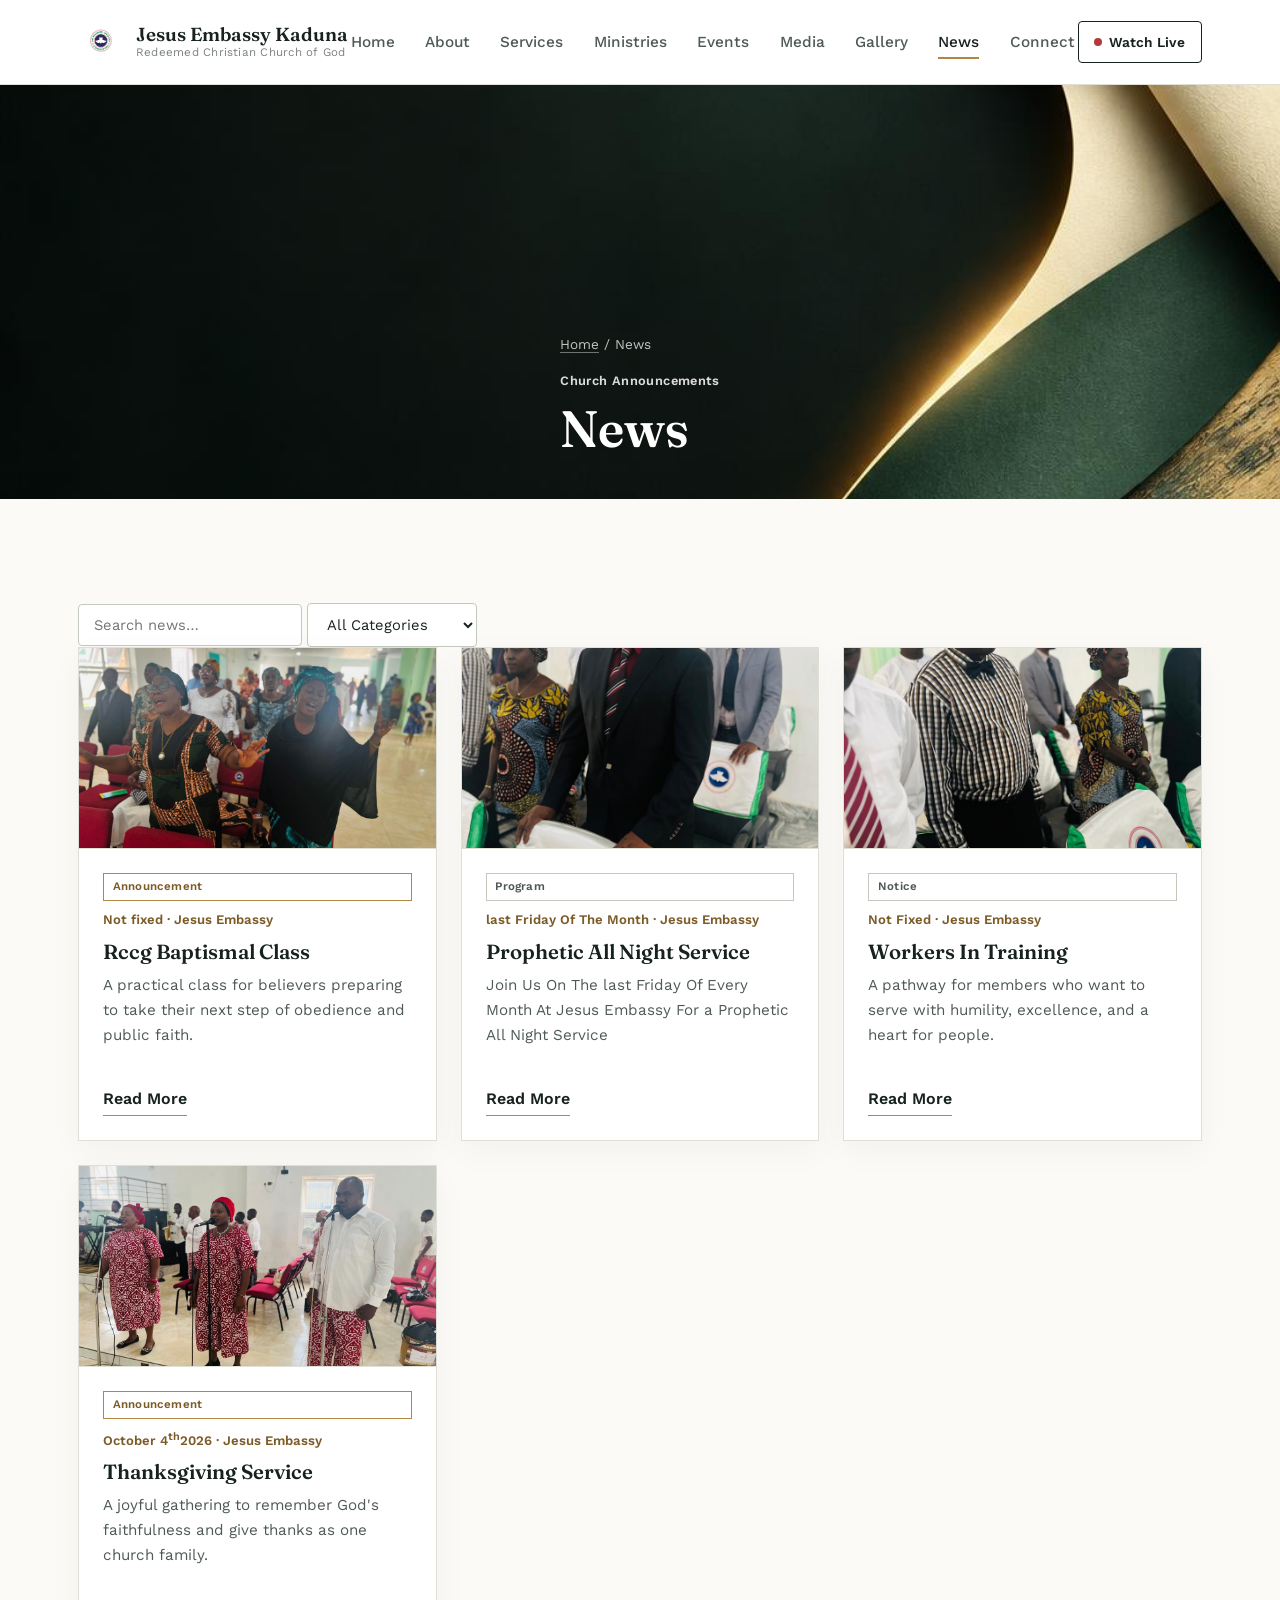
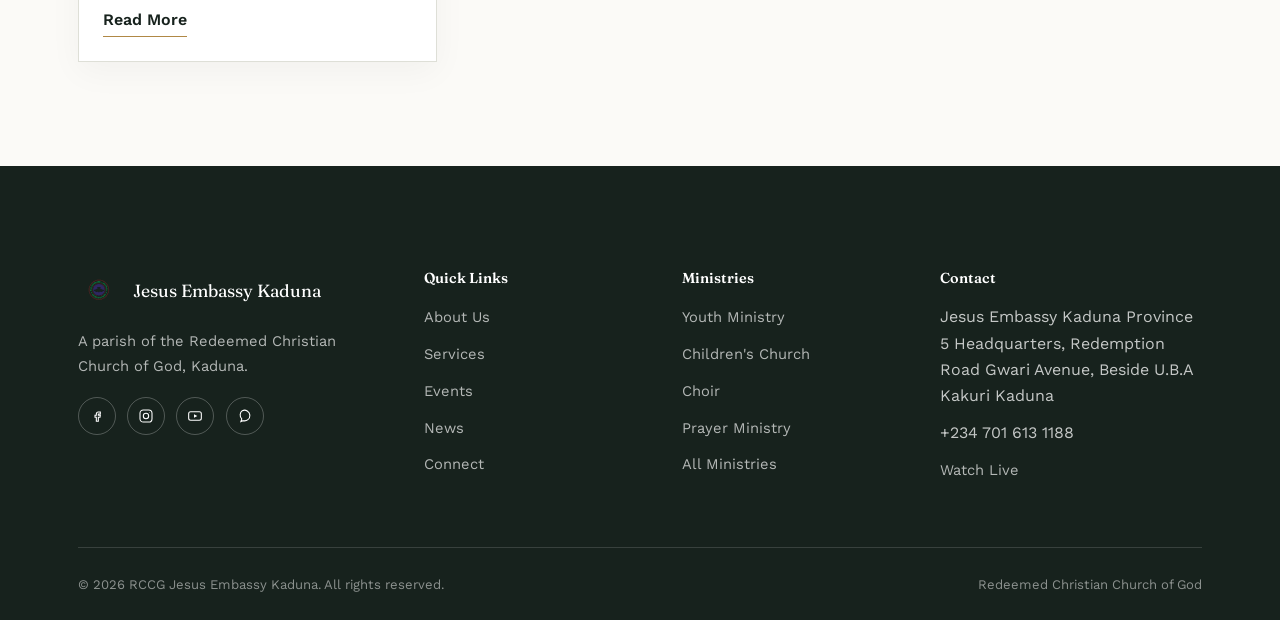
<file: news.html>
<!doctype html>
<html lang="en">
<head>
  <meta charset="UTF-8" />
  <meta name="viewport" content="width=device-width, initial-scale=1.0" />
  <title>News &amp; Announcements | Jesus Embassy Kaduna | RCCG</title>
  <meta name="description" content="Latest news, announcements, and program updates from Jesus Embassy Kaduna, RCCG." />
  <link rel="canonical" href="./news.html" />
  <meta property="og:type" content="website" />
  <meta property="og:title" content="News | Jesus Embassy Kaduna" />
  <meta property="og:description" content="Church announcements and updates." />
  <meta property="og:image" content="./assets/images/logo/rccg-logo.png" />
  <meta name="twitter:card" content="summary_large_image" />
  <link rel="icon" href="./assets/images/logo/rccg-favicon.ico" sizes="any" />
  <link rel="icon" type="image/png" href="./assets/images/logo/rccg-favicon.png" />
  <link rel="apple-touch-icon" href="./assets/images/logo/rccg-favicon.png" />
  <link rel="preconnect" href="https://fonts.googleapis.com" />
  <link rel="preconnect" href="https://fonts.gstatic.com" crossorigin />
  <link href="https://fonts.googleapis.com/css2?family=Fraunces:opsz,wght@9..144,500;9..144,600;9..144,700&family=Work+Sans:wght@400;500;600;700&display=swap" rel="stylesheet" />
  <link rel="stylesheet" href="./css/style.css" />
  <link rel="stylesheet" href="./css/responsive.css" />
</head>
<body>
  <a class="skip-link" href="#main">Skip to content</a>
  <header class="site-header">
    <div class="wrap">
      <a href="./index.html" class="brand">
        <img src="./assets/images/logo/rccg-logo.png" alt="RCCG — Redeemed Christian Church of God logo" decoding="async" loading="lazy">
        <span class="brand-text"><span class="brand-name">Jesus Embassy Kaduna</span><span class="brand-sub">Redeemed Christian Church of God</span></span>
      </a>
      <nav class="main-nav" id="main-nav" aria-label="Primary">
        <ul>
          <li><a href="./index.html">Home</a></li>
          <li><a href="./about.html">About</a></li>
          <li><a href="./services.html">Services</a></li>
          <li><a href="./ministries.html">Ministries</a></li>
          <li><a href="./events.html">Events</a></li>
          <li><a href="./media.html">Media</a></li>
          <li><a href="./gallery.html">Gallery</a></li>
          <li><a href="./news.html" aria-current="page">News</a></li>
          <li><a href="./connect.html">Connect</a></li>
        </ul>
        <div class="header-actions-mobile"><a href="./media.html#watch-live" class="watch-live-btn"><span class="dot"></span> Watch Live</a></div>
      </nav>
      <div class="header-actions">
        <a href="./media.html#watch-live" class="watch-live-btn"><span class="dot"></span> Watch Live</a>
        <button class="nav-toggle" id="nav-toggle" type="button" aria-label="Open navigation menu" aria-haspopup="true" aria-expanded="false" aria-controls="main-nav"><span></span><span></span><span></span></button>
      </div>
    </div>
  </header>

  <main id="main">
    <section class="page-banner">
      <img src="./assets/images/hero/news.jpg" alt="Layered cream and emerald editorial forms for church news" decoding="async" loading="eager">
      <div class="wrap">
        <div class="breadcrumb"><a href="./index.html">Home</a> / News</div>
        <span class="kicker">Church Announcements</span>
        <h1>News</h1>
      </div>
    </section>

    <section class="section">
      <div class="wrap">
        <div class="sermon-toolbar">
          <input type="search" id="news-search" placeholder="Search news&hellip;" aria-label="Search news" />
          <select id="news-category" aria-label="Filter by category">
            <option value="all">All Categories</option>
            <option value="announcement">Announcements</option>
            <option value="program">Programs</option>
            <option value="notice">Notices</option>
          </select>
        </div>

        <div class="grid grid--3">
          <article class="card news-card" data-title="RCCG Baptismal Class" data-category="announcement">
            <div class="img-frame ratio-16-9"><img src="./assets/church%20photo/IMG-20260921-WA0017.jpg" alt="Jesus Embassy Kaduna church family sharing a moment together" decoding="async" loading="lazy"></div>
            <div class="card-body">
              <span class="tag tag--accent">Announcement</span>
              <span class="card-meta">Not fixed &middot; Jesus Embassy</span>
              <h3 class="card-title">Rccg Baptismal Class</h3>
              <p class="card-desc">A practical class for believers preparing to take their next step of obedience and public faith.</p>
              <div class="card-foot"><a href="./news-article.html" class="text-link">Read More</a></div>
            </div>
          </article>
          <article class="card news-card" data-title="Prophetic All Night Service" data-category="program">
            <div class="img-frame ratio-16-9"><img src="./assets/church%20photo/IMG-20260921-WA0013.jpg" alt="Jesus Embassy Kaduna church family sharing a moment together" decoding="async" loading="lazy"></div>
            <div class="card-body">
              <span class="tag">Program</span>
              <span class="card-meta">last Friday Of The Month &middot; Jesus Embassy</span>
              <h3 class="card-title">Prophetic All Night Service</h3>
              <p class="card-desc">Join Us On The last Friday Of Every Month At Jesus Embassy For a Prophetic All Night Service</p>
              <div class="card-foot"><a href="./news-article.html" class="text-link">Read More</a></div>
            </div>
          </article>
          <article class="card news-card" data-title="Workers In Training" data-category="notice">
            <div class="img-frame ratio-16-9"><img src="./assets/church%20photo/IMG-20260921-WA0014.jpg" alt="Jesus Embassy Kaduna church family sharing a moment together" decoding="async" loading="lazy"></div>
            <div class="card-body">
              <span class="tag">Notice</span>
              <span class="card-meta">Not Fixed &middot; Jesus Embassy</span>
              <h3 class="card-title">Workers In Training</h3>
              <p class="card-desc">A pathway for members who want to serve with humility, excellence, and a heart for people.</p>
              <div class="card-foot"><a href="./news-article.html" class="text-link">Read More</a></div>
            </div>
          </article>
          <article class="card news-card" data-title="Thanksgiving Service" data-category="announcement">
            <div class="img-frame ratio-16-9"><img src="./assets/church%20photo/IMG-20260921-WA0015.jpg" alt="Jesus Embassy Kaduna church family sharing a moment together" decoding="async" loading="lazy"></div>
            <div class="card-body">
              <span class="tag tag--accent">Announcement</span>
              <span class="card-meta">October 4<sup>th</sup>2026 &middot; Jesus Embassy</span>
              <h3 class="card-title">Thanksgiving Service</h3>
              <p class="card-desc">A joyful gathering to remember God's faithfulness and give thanks as one church family.</p>
              <div class="card-foot"><a href="./news-article.html" class="text-link">Read More</a></div>
            </div>
          </article>
        </div>
        <p class="no-results" id="news-no-results">No articles match your search.</p>
      </div>
    </section>
  </main>

  <footer class="site-footer">
    <div class="wrap">
      <div class="footer-grid">
        <div class="footer-col">
          <div class="footer-brand"><img src="./assets/images/logo/rccg-logo.png" alt="RCCG logo" decoding="async" loading="lazy"><span class="brand-name">Jesus Embassy Kaduna</span></div>
          <p>A parish of the Redeemed Christian Church of God, Kaduna.</p>
          <div class="footer-social">
            <a href="#" aria-label="Facebook" data-editable-link="facebook"><svg width="16" height="16" viewBox="0 0 24 24" fill="none" stroke="#fff" stroke-width="1.6"><path d="M14 9h3V6h-3c-1.7 0-3 1.3-3 3v2H9v3h2v6h3v-6h2.5l.5-3H14V9z"/></svg></a>
            <a href="#" aria-label="Instagram" data-editable-link="instagram"><svg width="16" height="16" viewBox="0 0 24 24" fill="none" stroke="#fff" stroke-width="1.6"><rect x="3" y="3" width="18" height="18" rx="5"/><circle cx="12" cy="12" r="4"/><circle cx="17.2" cy="6.8" r="0.6" fill="#fff" stroke="none"/></svg></a>
            <a href="#" aria-label="YouTube" data-editable-link="youtube"><svg width="16" height="16" viewBox="0 0 24 24" fill="none" stroke="#fff" stroke-width="1.6"><rect x="2.5" y="5.5" width="19" height="13" rx="3"/><path d="M10.5 9.5l5 2.5-5 2.5z" fill="#fff" stroke="none"/></svg></a>
            <a href="#" aria-label="WhatsApp" data-editable-link="whatsapp"><svg width="16" height="16" viewBox="0 0 24 24" fill="none" stroke="#fff" stroke-width="1.6"><path d="M7 17l-1.2 3.3L9.2 19A8 8 0 108 4a8 8 0 00-1 12z"/></svg></a>
          </div>
        </div>
        <div class="footer-col"><h4>Quick Links</h4><ul>
          <li><a href="./about.html">About Us</a></li>
          <li><a href="./services.html">Services</a></li>
          <li><a href="./events.html">Events</a></li>
          <li><a href="./news.html">News</a></li>
          <li><a href="./connect.html">Connect</a></li>
        </ul></div>
        <div class="footer-col"><h4>Ministries</h4><ul>
          <li><a href="./ministries.html">Youth Ministry</a></li>
          <li><a href="./ministries.html">Children's Church</a></li>
          <li><a href="./ministries.html">Choir</a></li>
          <li><a href="./ministries.html">Prayer Ministry</a></li>
          <li><a href="./ministries.html">All Ministries</a></li>
        </ul></div>
        <div class="footer-col"><h4>Contact</h4><ul>
          <li>Jesus Embassy Kaduna Province 5 Headquarters, Redemption Road Gwari Avenue, Beside U.B.A Kakuri Kaduna</li>
          <li>+234 701 613 1188</li>
          <li><a href="./media.html#watch-live">Watch Live</a></li>
        </ul></div>
      </div>
      <div class="footer-bottom">
        <span>&copy; <span data-year>2026</span> RCCG Jesus Embassy Kaduna. All rights reserved.</span>
        <span>Redeemed Christian Church of God</span>
      </div>
    </div>
  </footer>
  <script src="./js/main.js"></script>
  <script src="./js/events.js"></script>
</body>
</html>
</file>
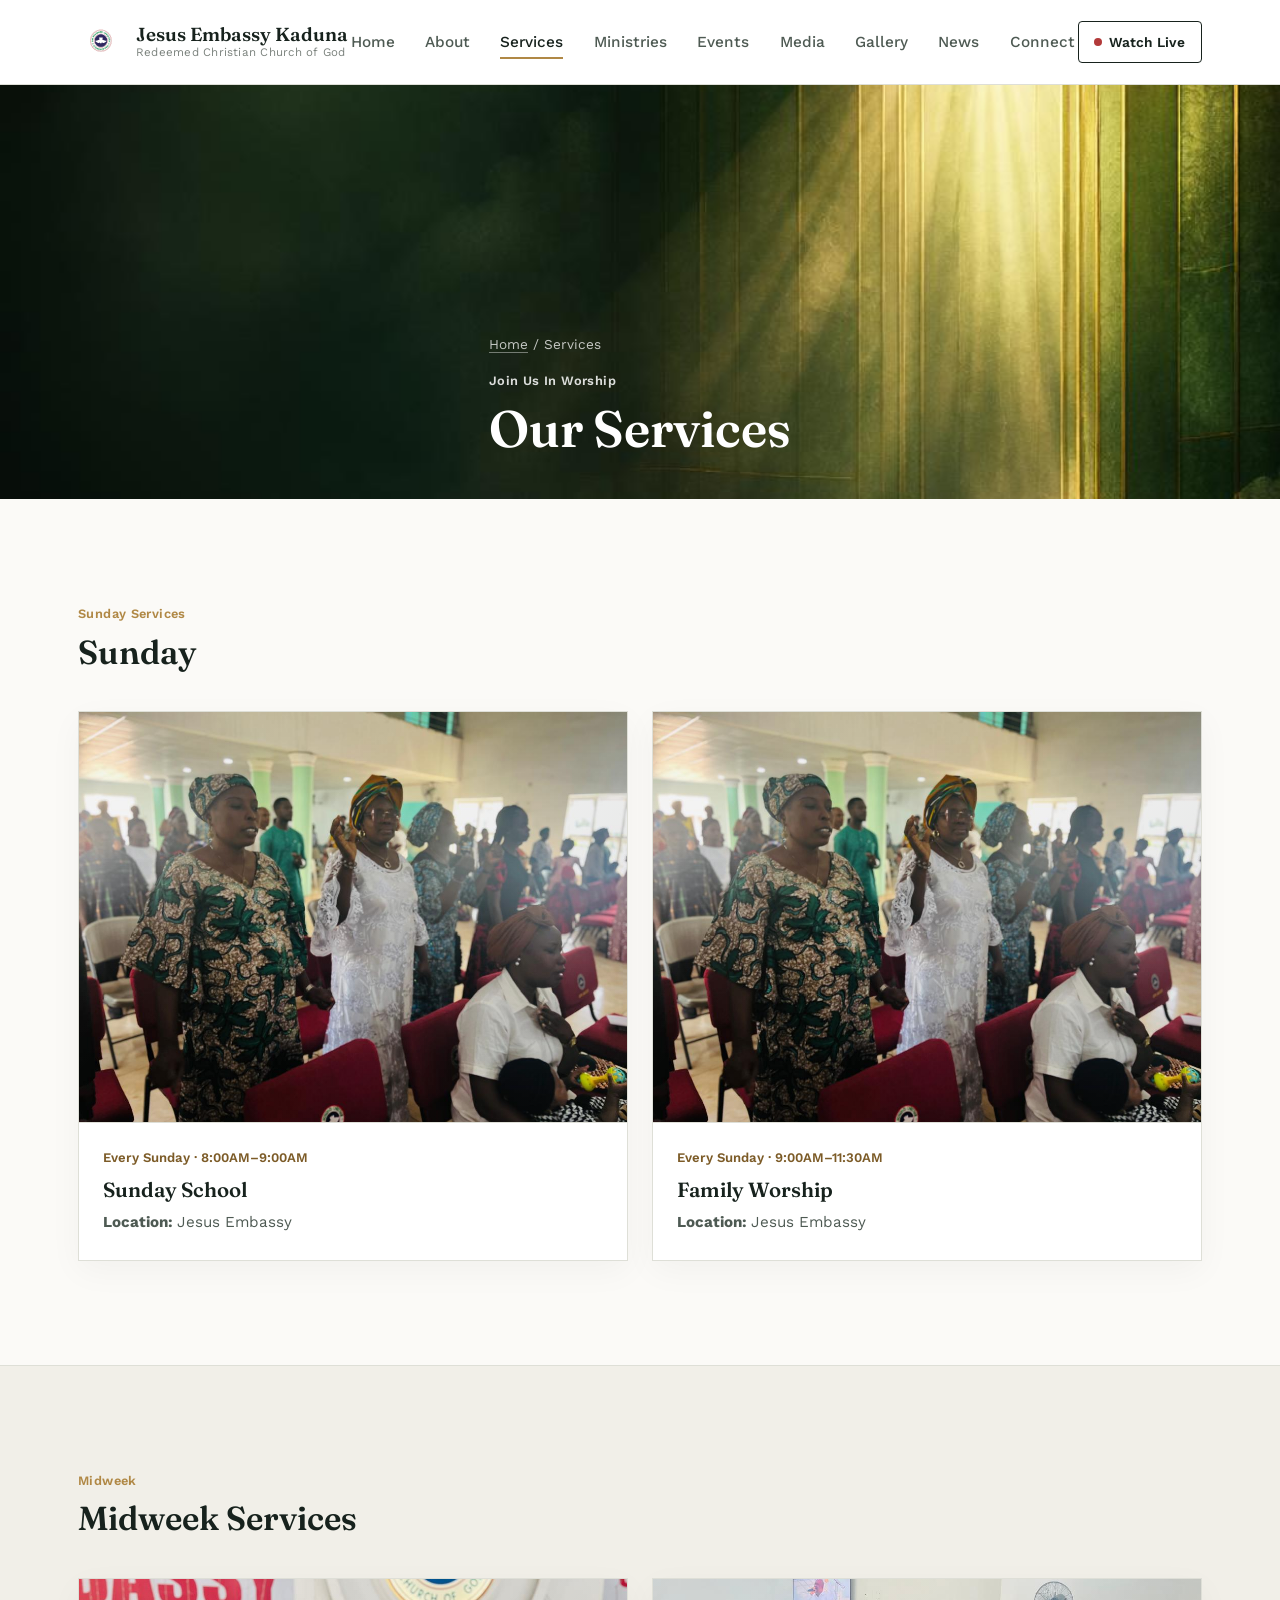
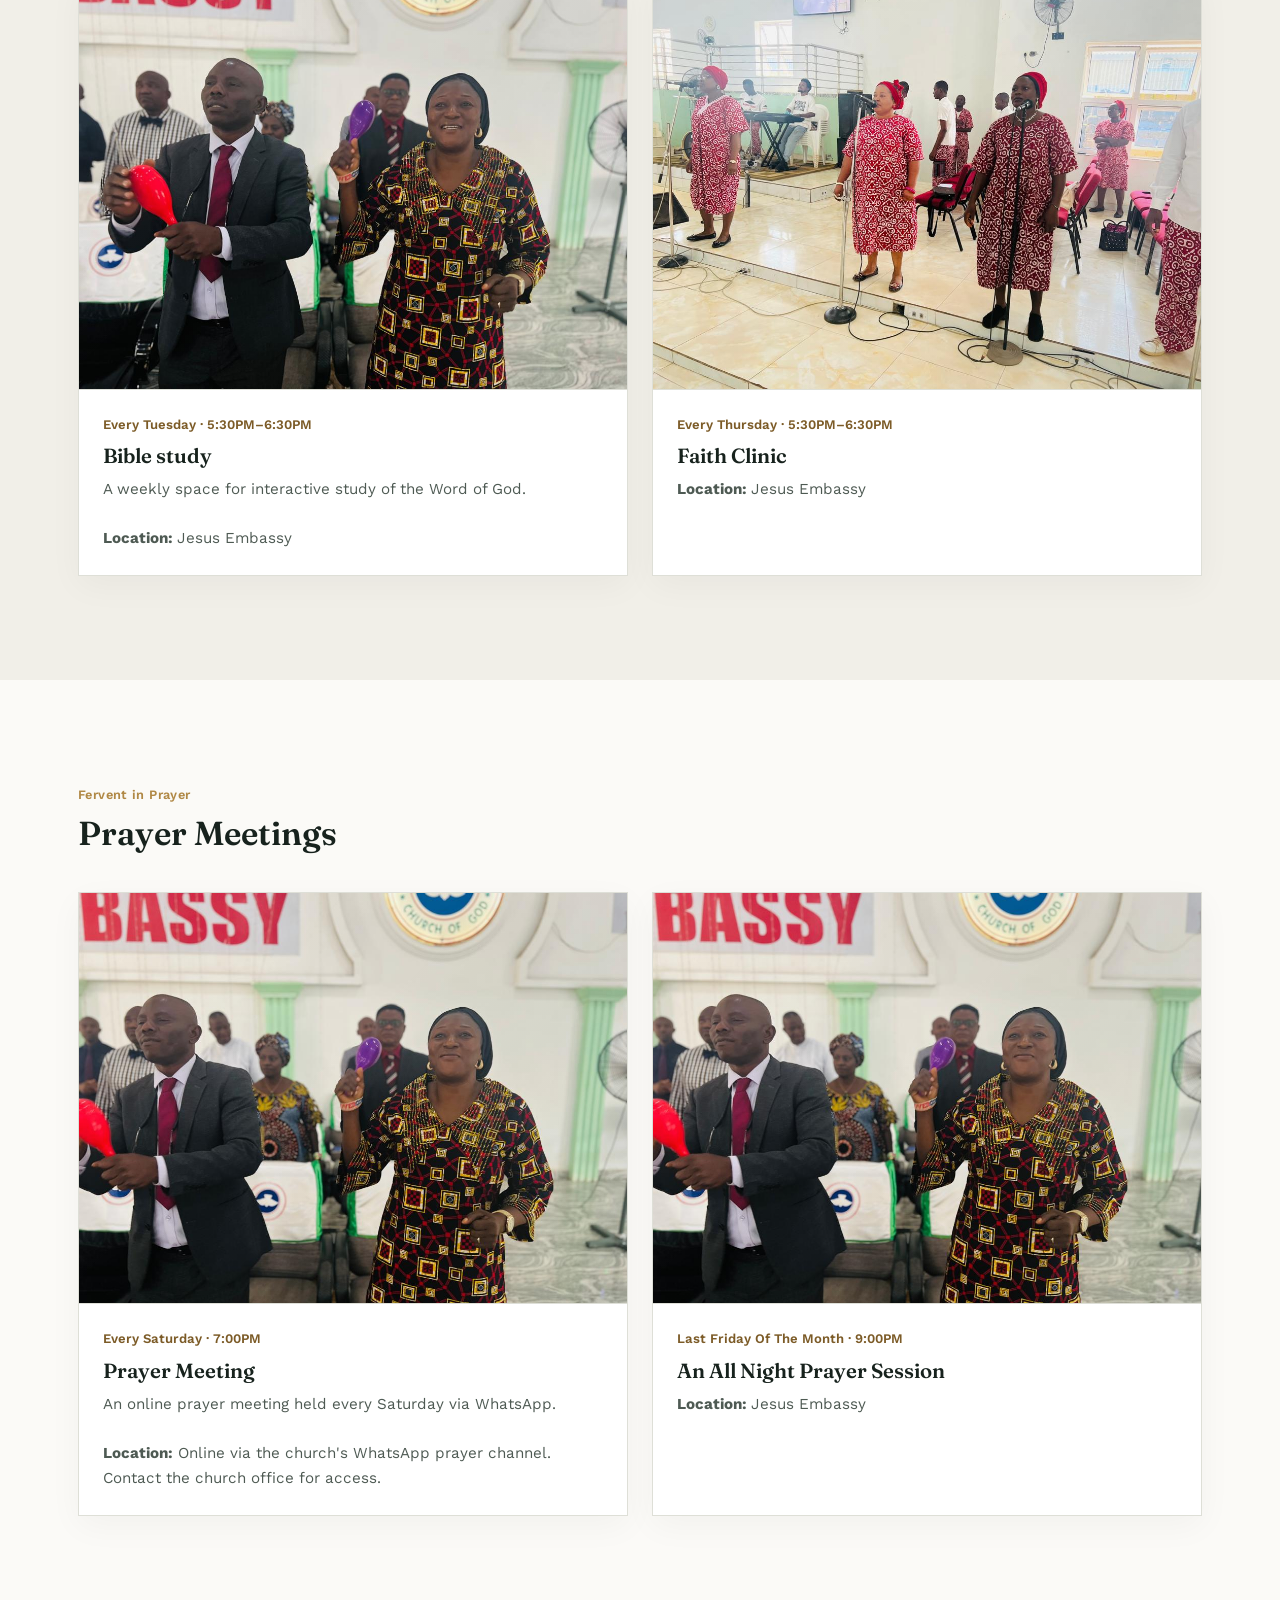
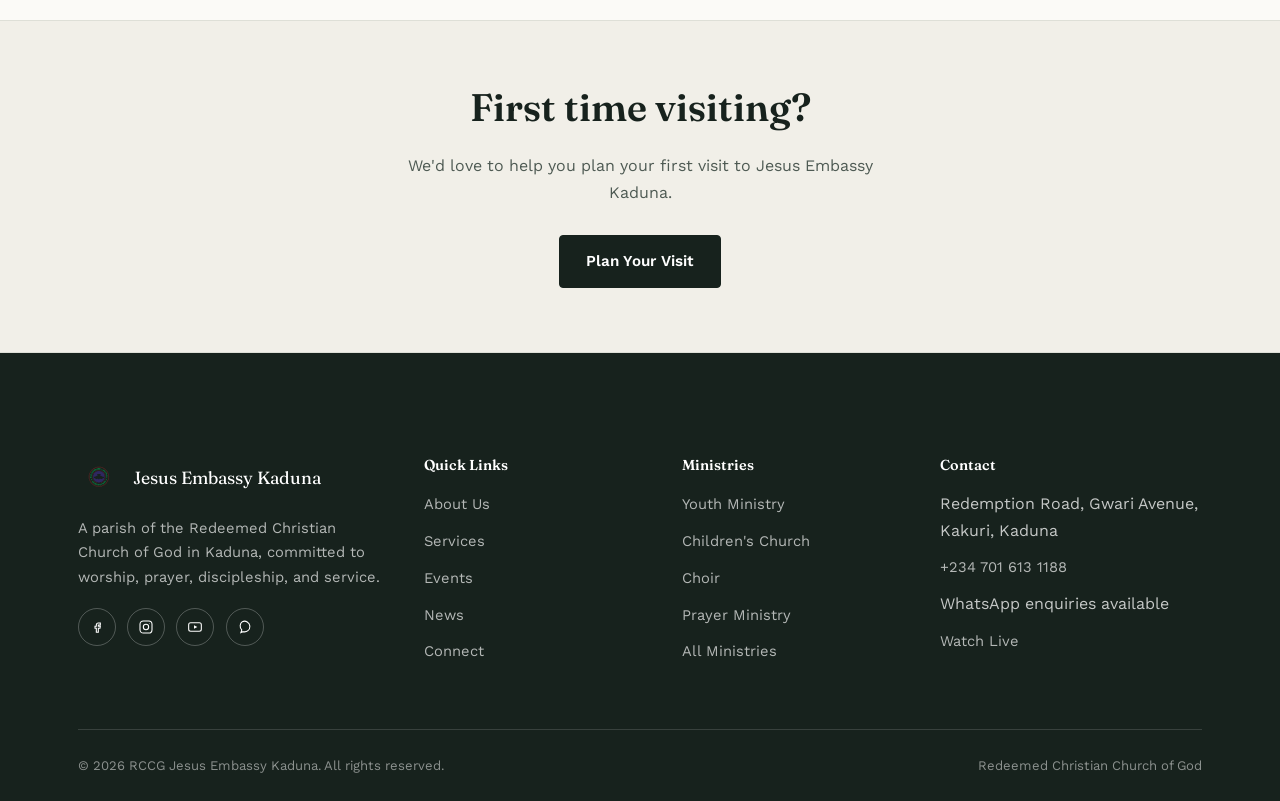
<file: services.html>
<!doctype html>
<html lang="en">
<head>
  <meta charset="UTF-8" />
  <meta name="viewport" content="width=device-width, initial-scale=1.0" />
  <title>Services | Jesus Embassy Kaduna | RCCG</title>
  <meta name="description" content="Service schedule for Jesus Embassy Kaduna — Sunday services, midweek services, prayer meetings, Bible study, and special services." />
  <link rel="canonical" href="./services.html" />
  <meta property="og:type" content="website" />
  <meta property="og:title" content="Services | Jesus Embassy Kaduna" />
  <meta property="og:description" content="Our full service schedule." />
  <meta property="og:image" content="./assets/images/logo/rccg-logo.png" />
  <meta name="twitter:card" content="summary_large_image" />
  <link rel="icon" href="./assets/images/logo/rccg-favicon.ico" sizes="any" />
  <link rel="icon" type="image/png" href="./assets/images/logo/rccg-favicon.png" />
  <link rel="apple-touch-icon" href="./assets/images/logo/rccg-favicon.png" />
  <link rel="preconnect" href="https://fonts.googleapis.com" />
  <link rel="preconnect" href="https://fonts.gstatic.com" crossorigin />
  <link href="https://fonts.googleapis.com/css2?family=Fraunces:opsz,wght@9..144,500;9..144,600;9..144,700&family=Work+Sans:wght@400;500;600;700&display=swap" rel="stylesheet" />
  <link rel="stylesheet" href="./css/style.css" />
  <link rel="stylesheet" href="./css/responsive.css" />
</head>
<body>
  <a class="skip-link" href="#main">Skip to content</a>
  <header class="site-header">
    <div class="wrap">
      <a href="./index.html" class="brand">
        <img src="./assets/images/logo/rccg-logo.png" alt="RCCG — Redeemed Christian Church of God logo" decoding="async" loading="lazy">
        <span class="brand-text"><span class="brand-name">Jesus Embassy Kaduna</span><span class="brand-sub">Redeemed Christian Church of God</span></span>
      </a>
      <nav class="main-nav" id="main-nav" aria-label="Primary">
        <ul>
          <li><a href="./index.html">Home</a></li>
          <li><a href="./about.html">About</a></li>
          <li><a href="./services.html" aria-current="page">Services</a></li>
          <li><a href="./ministries.html">Ministries</a></li>
          <li><a href="./events.html">Events</a></li>
          <li><a href="./media.html">Media</a></li>
          <li><a href="./gallery.html">Gallery</a></li>
          <li><a href="./news.html">News</a></li>
          <li><a href="./connect.html">Connect</a></li>
        </ul>
        <div class="header-actions-mobile"><a href="./media.html#watch-live" class="watch-live-btn"><span class="dot"></span> Watch Live</a></div>
      </nav>
      <div class="header-actions">
        <a href="./media.html#watch-live" class="watch-live-btn"><span class="dot"></span> Watch Live</a>
        <button class="nav-toggle" id="nav-toggle" type="button" aria-label="Open navigation menu" aria-haspopup="true" aria-expanded="false" aria-controls="main-nav"><span></span><span></span><span></span></button>
      </div>
    </div>
  </header>

  <main id="main">
    <section class="page-banner">
      <img src="./assets/images/hero/services.jpg" alt="Luminous emerald sanctuary-inspired archway for worship services" decoding="async" loading="eager">
      <div class="wrap">
        <div class="breadcrumb"><a href="./index.html">Home</a> / Services</div>
        <span class="kicker">Join Us In Worship</span>
        <h1>Our Services</h1>
      </div>
    </section>

    <section class="section">
      <div class="wrap">
        <div class="section-head">
          <span class="kicker">Sunday Services</span>
          <h2>Sunday</h2>
        </div>
        <div class="grid grid--2">
          <div class="card">
            <div class="img-frame ratio-4-3"><img src="./assets/church%20photo/IMG-20260921-WA0019.jpg" alt="Jesus Embassy Kaduna church family sharing a moment together" decoding="async" loading="lazy"></div>
            <div class="card-body">
              <span class="card-meta">Every Sunday &middot; 8:00AM–9:00AM</span>
              <h3 class="card-title">Sunday School</h3>
              <!--<p class="card-desc">Your service is not complete without sunday school</p>-->
              <p class="card-desc"><strong>Location: </strong><a href="./connect.html#connectvisit">Jesus Embassy</a></p>
            </div>
          </div>
          <div class="card">
            <div class="img-frame ratio-4-3"><img src="./assets/church%20photo/IMG-20260921-WA0019.jpg" alt="Jesus Embassy Kaduna church family sharing a moment together" decoding="async" loading="lazy"></div>
            <div class="card-body">
              <span class="card-meta">Every Sunday &middot; 9:00AM–11:30AM</span>
              <h3 class="card-title">Family Worship</h3>
              <p class="card-desc"><strong>Location: </strong><a href="./connect.html#connectvisit">Jesus Embassy</a></p>
            </div>
          </div>
        </div>
      </div>
    </section>

    <section class="section section--alt section--border-top">
      <div class="wrap">
        <div class="section-head"><span class="kicker">Midweek</span><h2>Midweek Services</h2></div>
        <div class="grid grid--2">
          <div class="card">
            <div class="img-frame ratio-4-3"><img src="./assets/church%20photo/IMG-20260921-WA0006.jpg" alt="Jesus Embassy Kaduna church family sharing a moment together" decoding="async" loading="lazy"></div>
            <div class="card-body">
              <span class="card-meta">Every Tuesday &middot; 5:30PM–6:30PM</span>
              <h3 class="card-title">Bible study</h3>
              <p class="card-desc">A weekly space for interactive study of the Word of God.</p>
              <p class="card-desc"><strong>Location: </strong><a href="./connect.html#connectvisit">Jesus Embassy</a></p>
            </div>
          </div>
          <div class="card">
            <div class="img-frame ratio-4-3"><img src="./assets/church%20photo/IMG-20260921-WA0011.jpg" alt="Jesus Embassy Kaduna church family sharing a moment together" decoding="async" loading="lazy"></div>
            <div class="card-body">
              <span class="card-meta">Every Thursday &middot; 5:30PM–6:30PM</span>
              <h3 class="card-title">Faith Clinic</h3>
              <p class="card-desc"><strong>Location: </strong><a href="./connect.html#connectvisit">Jesus Embassy</a></p>
            </div>
          </div>
        </div>
      </div>
    </section>

    <section class="section">
      <div class="wrap">
        <div class="section-head"><span class="kicker">Fervent in Prayer</span><h2>Prayer Meetings</h2></div>
        <div class="grid grid--2">
          <div class="card">
            <div class="img-frame ratio-4-3"><img src="./assets/church%20photo/IMG-20260921-WA0007.jpg" alt="Jesus Embassy Kaduna church family sharing a moment together" decoding="async" loading="lazy"></div>
            <div class="card-body">
              <span class="card-meta">Every Saturday &middot; 7:00PM</span>
              <h3 class="card-title">Prayer Meeting</h3>
              <p class="card-desc">An online prayer meeting held every Saturday via WhatsApp.</p>
              <p class="card-desc"><strong>Location:</strong> Online via the church's WhatsApp prayer channel. Contact the church office for access.</p>
            </div>
          </div>
          <div class="card">
            <div class="img-frame ratio-4-3"><img src="./assets/church%20photo/IMG-20260921-WA0007.jpg" alt="Jesus Embassy Kaduna church family sharing a moment together" decoding="async" loading="lazy"></div>
            <div class="card-body">
              <span class="card-meta">Last Friday Of The Month &middot; 9:00PM</span>
              <h3 class="card-title">An All Night Prayer Session</h3>
              <p class="card-desc"><strong>Location: </strong><a href="./connect.html#connectvisit">Jesus Embassy</a></p>
            </div>
          </div>
        </div>
      </div>
    </section>
    <section class="cta-band">
      <div class="wrap">
        <h2>First time visiting?</h2>
        <p>We'd love to help you plan your first visit to Jesus Embassy Kaduna.</p>
        <a href="./connect.html" class="btn">Plan Your Visit</a>
      </div>
    </section>
  </main>

  <footer class="site-footer">
    <div class="wrap">
      <div class="footer-grid">
        <div class="footer-col">
          <div class="footer-brand"><img src="./assets/images/logo/rccg-logo.png" alt="RCCG logo" decoding="async" loading="lazy"><span class="brand-name">Jesus Embassy Kaduna</span></div>
          <p>A parish of the Redeemed Christian Church of God in Kaduna, committed to worship, prayer, discipleship, and service.</p>
          <div class="footer-social">
            <a href="#" aria-label="Facebook" data-editable-link="facebook"><svg width="16" height="16" viewBox="0 0 24 24" fill="none" stroke="#fff" stroke-width="1.6"><path d="M14 9h3V6h-3c-1.7 0-3 1.3-3 3v2H9v3h2v6h3v-6h2.5l.5-3H14V9z"/></svg></a>
            <a href="#" aria-label="Instagram" data-editable-link="instagram"><svg width="16" height="16" viewBox="0 0 24 24" fill="none" stroke="#fff" stroke-width="1.6"><rect x="3" y="3" width="18" height="18" rx="5"/><circle cx="12" cy="12" r="4"/><circle cx="17.2" cy="6.8" r="0.6" fill="#fff" stroke="none"/></svg></a>
            <a href="#" aria-label="YouTube" data-editable-link="youtube"><svg width="16" height="16" viewBox="0 0 24 24" fill="none" stroke="#fff" stroke-width="1.6"><rect x="2.5" y="5.5" width="19" height="13" rx="3"/><path d="M10.5 9.5l5 2.5-5 2.5z" fill="#fff" stroke="none"/></svg></a>
            <a href="#" aria-label="WhatsApp" data-editable-link="whatsapp"><svg width="16" height="16" viewBox="0 0 24 24" fill="none" stroke="#fff" stroke-width="1.6"><path d="M7 17l-1.2 3.3L9.2 19A8 8 0 108 4a8 8 0 00-1 12z"/></svg></a>
          </div>
        </div>
        <div class="footer-col"><h4>Quick Links</h4><ul>
          <li><a href="./about.html">About Us</a></li>
          <li><a href="./services.html">Services</a></li>
          <li><a href="./events.html">Events</a></li>
          <li><a href="./news.html">News</a></li>
          <li><a href="./connect.html">Connect</a></li>
        </ul></div>
        <div class="footer-col"><h4>Ministries</h4><ul>
          <li><a href="./ministries.html">Youth Ministry</a></li>
          <li><a href="./ministries.html">Children's Church</a></li>
          <li><a href="./ministries.html">Choir</a></li>
          <li><a href="./ministries.html">Prayer Ministry</a></li>
          <li><a href="./ministries.html">All Ministries</a></li>
        </ul></div>
        <div class="footer-col"><h4>Contact</h4><ul>
          <li>Redemption Road, Gwari Avenue, Kakuri, Kaduna</li>
          <li><a href="tel:+2347016131188">+234 701 613 1188</a></li>
          <li>WhatsApp enquiries available</li>
          <li><a href="./media.html#watch-live">Watch Live</a></li>
        </ul></div>
      </div>
      <div class="footer-bottom">
        <span>&copy; <span data-year>2026</span> RCCG Jesus Embassy Kaduna. All rights reserved.</span>
        <span>Redeemed Christian Church of God</span>
      </div>
    </div>
  </footer>
  <script src="./js/main.js"></script>
</body>
</html>
</file>
<file: css/style.css>
/* ===========================================================
   JESUS EMBASSY KADUNA — CORE STYLESHEET
   Redeemed Christian Church of God (RCCG)
   =========================================================== */

/* ---------- Design tokens ---------- */
:root {
  /* Palette: white base, warm charcoal ink, single antique-gold accent */
  --color-bg: #fbfaf7;
  --color-bg-alt: #f1efe8;
  --color-ink: #17221d;
  --color-ink-soft: #4e5a53;
  --color-ink-faint: #7b827d;
  --color-border: #dedfd7;
  --color-border-strong: #c4c9bf;
  --color-accent: #b08845;
  --color-accent-deep: #7c5b27;
  --color-white: #ffffff;

  --font-display: "Fraunces", "Iowan Old Style", "Palatino Linotype", Georgia, serif;
  --font-body: "Work Sans", "Segoe UI", Helvetica, Arial, sans-serif;

  --content-width: 1180px;
  --content-width-narrow: 760px;

  --space-1: 0.5rem;
  --space-2: 1rem;
  --space-3: 1.5rem;
  --space-4: 2.5rem;
  --space-5: 4rem;
  --space-6: 6.5rem;

  --radius: 4px;
  --transition: 220ms ease;
}

/* ---------- Reset ---------- */
*, *::before, *::after { box-sizing: border-box; }
html { scroll-behavior: smooth; }
body {
  margin: 0;
  overflow-x: hidden;
  background: var(--color-bg);
  color: var(--color-ink);
  font-family: var(--font-body);
  font-size: 16px;
  line-height: 1.65;
  -webkit-font-smoothing: antialiased;
}
img { max-width: 100%; display: block; }
a { color: inherit; text-decoration: none; }
ul { margin: 0; padding: 0; list-style: none; }
button { font-family: inherit; cursor: pointer; }
h1, h2, h3, h4 { font-family: var(--font-display); font-weight: 600; line-height: 1.18; margin: 0; color: var(--color-ink); }
p { margin: 0 0 1em; }
p:last-child { margin-bottom: 0; }

:focus-visible {
  outline: 2px solid var(--color-accent);
  outline-offset: 3px;
}

@media (prefers-reduced-motion: reduce) {
  html { scroll-behavior: auto; }
  * { animation-duration: 0.001ms !important; animation-iteration-count: 1 !important; transition-duration: 0.001ms !important; }
}

/* ---------- Layout helpers ---------- */
.wrap {
  max-width: var(--content-width);
  margin: 0 auto;
  padding: 0 1.75rem;
}
.wrap--narrow { max-width: var(--content-width-narrow); }

.section { padding: var(--space-6) 0; }
.section--alt { background: var(--color-bg-alt); }
.section--tight { padding: var(--space-5) 0; }
.section--border-top { border-top: 1px solid var(--color-border); }

.section-head {
  max-width: 640px;
  margin-bottom: var(--space-4);
}
.section-head--center { margin-left: auto; margin-right: auto; text-align: center; }

.kicker {
  display: block;
  font-family: var(--font-body);
  font-size: 0.8rem;
  letter-spacing: 0.03em;
  color: var(--color-accent);
  margin-bottom: 0.6em;
  font-weight: 600;
}
.section-head h2 {
  font-size: clamp(1.9rem, 2.6vw, 2.6rem);
  margin-bottom: 0.5em;
}
.section-head p { color: var(--color-ink-soft); font-size: 1.05rem; }

.rule {
  border: none;
  border-top: 1px solid var(--color-border);
  margin: var(--space-5) 0;
}

.grid {
  display: grid;
  gap: var(--space-3);
}
.grid--2 { grid-template-columns: repeat(2, 1fr); }
.grid--3 { grid-template-columns: repeat(3, 1fr); }
.grid--4 { grid-template-columns: repeat(4, 1fr); }

/* ---------- Buttons ---------- */
.btn {
  display: inline-flex;
  align-items: center;
  gap: 0.55em;
  padding: 0.85em 1.7em;
  font-size: 0.95rem;
  font-weight: 600;
  border: 1px solid var(--color-ink);
  border-radius: var(--radius);
  background: var(--color-ink);
  color: var(--color-white);
  transition: background var(--transition), color var(--transition), border-color var(--transition);
  white-space: nowrap;
}
.btn:hover { background: var(--color-accent-deep); border-color: var(--color-accent-deep); color: var(--color-white); }

.btn--outline {
  background: transparent;
  color: var(--color-ink);
  border-color: var(--color-ink);
}
.btn--outline:hover { background: var(--color-ink); color: var(--color-white); }

.btn--light {
  background: var(--color-white);
  color: var(--color-ink);
  border-color: var(--color-white);
}
.btn--light:hover { background: transparent; color: var(--color-white); border-color: var(--color-white); }

.btn--ghost-light {
  background: transparent;
  color: var(--color-white);
  border-color: rgba(255,255,255,0.55);
}
.btn--ghost-light:hover { background: rgba(255,255,255,0.12); border-color: var(--color-white); }

.btn--accent { background: var(--color-accent); border-color: var(--color-accent); }
.btn--accent:hover { background: var(--color-accent-deep); border-color: var(--color-accent-deep); }

.btn--sm { padding: 0.6em 1.3em; font-size: 0.85rem; }
.btn--full { width: 100%; justify-content: center; }

.btn-row { display: flex; flex-wrap: wrap; gap: 0.9rem; align-items: center; }

.text-link {
  display: inline-flex;
  align-items: center;
  gap: 0.4em;
  font-weight: 600;
  border-bottom: 1px solid var(--color-accent);
  padding-bottom: 0.15em;
  transition: color var(--transition), border-color var(--transition);
}
.text-link:hover { color: var(--color-accent); }

/* ---------- Site header ---------- */
.site-header {
  position: sticky;
  top: 0;
  z-index: 100;
  background: rgba(255,255,255,0.94);
  backdrop-filter: saturate(180%) blur(10px);
  border-bottom: 1px solid var(--color-border);
}
.site-header .wrap {
  display: flex;
  align-items: center;
  justify-content: space-between;
  height: 84px;
}
.brand {
  display: flex;
  align-items: center;
  gap: 0.75rem;
  min-width: 0;
}
.brand img {
  height: 46px;
  width: 46px;
  object-fit: contain;
  flex-shrink: 0;
}
.brand-text {
  display: flex;
  flex-direction: column;
  line-height: 1.2;
  min-width: 0;
}
.brand-text .brand-name {
  font-family: var(--font-display);
  font-weight: 600;
  font-size: 1.18rem;
  color: var(--color-ink);
  white-space: nowrap;
}
.brand-text .brand-sub {
  font-size: 0.72rem;
  color: var(--color-ink-faint);
  letter-spacing: 0.02em;
  white-space: nowrap;
}

.main-nav { display: flex; align-items: center; gap: var(--space-4); }
.main-nav ul { display: flex; gap: 1.9rem; }
.header-actions-mobile { display: none; }
.main-nav a {
  font-size: 0.96rem;
  font-weight: 500;
  color: var(--color-ink-soft);
  position: relative;
  padding: 0.3em 0;
  transition: color var(--transition);
}
.main-nav a:hover, .main-nav a[aria-current="page"] { color: var(--color-ink); }
.main-nav a[aria-current="page"]::after {
  content: "";
  position: absolute;
  left: 0; right: 0; bottom: -4px;
  height: 2px;
  background: var(--color-accent);
}

.header-actions { display: flex; align-items: center; gap: 1.1rem; }

.watch-live-btn {
  display: inline-flex;
  align-items: center;
  gap: 0.5em;
  padding: 0.6em 1.15em;
  border: 1px solid var(--color-ink);
  border-radius: var(--radius);
  font-size: 0.86rem;
  font-weight: 600;
  color: var(--color-ink);
  transition: background var(--transition), color var(--transition);
}
.watch-live-btn:hover { background: var(--color-ink); color: var(--color-white); }
.watch-live-btn .dot {
  width: 8px; height: 8px; border-radius: 50%;
  background: #b23a3a;
  display: inline-block;
}

.nav-toggle {
  display: none;
  flex-direction: column;
  justify-content: center;
  gap: 5px;
  width: 40px;
  height: 40px;
  border: 1px solid var(--color-border-strong);
  background: transparent;
  border-radius: var(--radius);
}
.nav-toggle span {
  display: block;
  width: 18px;
  height: 2px;
  margin: 0 auto;
  background: var(--color-ink);
  transition: transform var(--transition), opacity var(--transition);
}
.nav-toggle[aria-expanded="true"] span:nth-child(1) { transform: translateY(7px) rotate(45deg); }
.nav-toggle[aria-expanded="true"] span:nth-child(2) { opacity: 0; }
.nav-toggle[aria-expanded="true"] span:nth-child(3) { transform: translateY(-7px) rotate(-45deg); }

/* ---------- Hero ---------- */
.hero {
  position: relative;
  display: flex;
  align-items: flex-end;
  min-height: clamp(520px, 86svh, 820px);
  color: var(--color-white);
  overflow: hidden;
}
.hero img.hero-bg {
  position: absolute; inset: 0;
  width: 100%; height: 100%;
  object-fit: cover;
  object-position: center center;
  z-index: 0;
}
.hero::before {
  content: "";
  position: absolute; inset: 0;
  background: linear-gradient(90deg, rgba(9,23,17,0.84) 0%, rgba(9,23,17,0.52) 52%, rgba(9,23,17,0.2) 100%), linear-gradient(180deg, rgba(9,23,17,0.12) 0%, rgba(9,23,17,0.78) 100%);
  z-index: 1;
}
.hero-content {
  position: relative;
  z-index: 2;
  width: 100%;
  padding: var(--space-6) 0 var(--space-5);
}
.hero-content .kicker { color: rgba(255,255,255,0.86); }
.hero-content h1 {
  font-size: clamp(2.6rem, 6vw, 4.6rem);
  color: var(--color-white);
  letter-spacing: -0.01em;
  max-width: 900px;
}
.hero-content .hero-lede {
  margin-top: 1.1rem;
  font-size: 1.15rem;
  max-width: 560px;
  color: rgba(255,255,255,0.88);
}
.hero-content .btn-row { margin-top: 2.1rem; }

.page-banner {
  position: relative;
  min-height: 46vh;
  display: flex;
  align-items: flex-end;
  color: var(--color-white);
  overflow: hidden;
}
.page-banner img { position: absolute; inset: 0; width: 100%; height: 100%; object-fit: cover; object-position: center center; }
.page-banner::before {
  content: "";
  position: absolute; inset: 0;
  background: linear-gradient(90deg, rgba(9,23,17,0.72) 0%, rgba(9,23,17,0.28) 70%), linear-gradient(180deg, rgba(9,23,17,0.1) 0%, rgba(9,23,17,0.75) 100%);
}
.page-banner .wrap { position: relative; z-index: 2; padding-bottom: var(--space-4); }
.page-banner .kicker { color: rgba(255,255,255,0.85); }
.page-banner h1 { font-size: clamp(2.1rem, 4.4vw, 3.2rem); color: var(--color-white); }
.breadcrumb {
  font-size: 0.85rem;
  color: rgba(255,255,255,0.75);
  margin-bottom: 0.9rem;
}
.breadcrumb a { border-bottom: 1px solid rgba(255,255,255,0.4); }
.breadcrumb a:hover { color: var(--color-white); }

/* ---------- Art-directed image system ---------- */
.img-frame {
  position: relative;
  overflow: hidden;
  background: var(--color-bg-alt);
  border: 1px solid var(--color-border);
}
.img-frame img { display: block; width: 100%; height: 100%; object-fit: cover; object-position: center center; }
.img-frame::after {
  content: "";
  position: absolute;
  inset: 0;
  pointer-events: none;
  background: linear-gradient(135deg, rgba(255,255,255,0.08), transparent 42%, rgba(11,31,22,0.12));
  opacity: 0.7;
}
.hero-bg { filter: saturate(0.88) contrast(1.05); }
.ratio-4-3 { aspect-ratio: 4 / 3; }
.ratio-3-4 { aspect-ratio: 3 / 4; }
.ratio-16-9 { aspect-ratio: 16 / 9; }
.ratio-1-1 { aspect-ratio: 1 / 1; }
.ratio-4-5 { aspect-ratio: 4 / 5; }

/* ---------- Welcome / intro section ---------- */
.intro-layout {
  display: grid;
  grid-template-columns: 1.05fr 0.95fr;
  gap: var(--space-5);
  align-items: center;
}
.intro-copy .kicker { display: block; }
.intro-copy h2 { font-size: clamp(1.9rem, 3vw, 2.7rem); margin-bottom: 0.7em; }
.intro-copy p { color: var(--color-ink-soft); font-size: 1.06rem; }
.editable-note {
  margin-top: 1.3rem;
  padding: 0.9rem 1.1rem;
  border: 1px dashed var(--color-border-strong);
  font-size: 0.85rem;
  color: var(--color-ink-faint);
  background: var(--color-bg-alt);
}

/* ---------- Service times ---------- */
.service-list { display: flex; flex-direction: column; }
.service-row {
  display: grid;
  grid-template-columns: 1.4fr 1fr 1fr 2fr;
  gap: var(--space-3);
  align-items: start;
  padding: var(--space-3) 0;
  border-top: 1px solid var(--color-border);
}
.service-list .service-row:last-child { border-bottom: 1px solid var(--color-border); }
.service-row .service-name { font-family: var(--font-display); font-size: 1.25rem; }
.service-row .service-meta { color: var(--color-accent-deep); font-weight: 600; font-size: 0.95rem; }
.service-row .service-desc { color: var(--color-ink-soft); font-size: 0.96rem; }

/* ---------- Cards: events / news / ministries ---------- */
.card {
  border: 1px solid var(--color-border);
  background: var(--color-white);
  display: flex;
  flex-direction: column;
  box-shadow: 0 10px 32px rgba(20, 33, 25, 0.04);
  transition: transform var(--transition), box-shadow var(--transition), border-color var(--transition);
}
.card:hover { transform: translateY(-4px); border-color: var(--color-border-strong); box-shadow: 0 18px 42px rgba(20, 33, 25, 0.11); }
.card .img-frame { border: none; border-bottom: 1px solid var(--color-border); }
.card-body { padding: 1.5rem; display: flex; flex-direction: column; gap: 0.55rem; flex: 1; }
.card-meta { font-size: 0.82rem; color: var(--color-accent-deep); font-weight: 600; }
.card-title { font-family: var(--font-display); font-size: 1.28rem; }
.card-desc { color: var(--color-ink-soft); font-size: 0.95rem; }
.card-foot { margin-top: auto; padding-top: 0.9rem; }

.event-card .event-date-badge {
  position: absolute;
  top: 0.9rem; left: 0.9rem;
  background: var(--color-white);
  border: 1px solid var(--color-border);
  padding: 0.5rem 0.7rem;
  text-align: center;
  line-height: 1.1;
  z-index: 2;
}
.event-card .img-frame { position: relative; }
.event-date-badge .day { display: block; font-family: var(--font-display); font-size: 1.25rem; }
.event-date-badge .mon { display: block; font-size: 0.68rem; letter-spacing: 0.05em; color: var(--color-ink-faint); }

.meta-list { display: flex; flex-wrap: wrap; gap: 0.9rem 1.4rem; font-size: 0.88rem; color: var(--color-ink-soft); }
.meta-list li { display: flex; align-items: center; gap: 0.45em; }
.meta-list svg { flex-shrink: 0; opacity: 0.7; }

/* ---------- Watch online ---------- */
.watch-panel {
  background: var(--color-ink);
  color: var(--color-white);
  padding: var(--space-5) 0;
}
.watch-panel .section-head h2 { color: var(--color-white); }
.watch-panel .section-head p { color: rgba(255,255,255,0.7); }
.watch-grid {
  display: grid;
  grid-template-columns: repeat(3, 1fr);
  gap: 1.4rem;
}
.watch-card {
  border: 1px solid rgba(255,255,255,0.18);
  padding: 2.1rem 1.6rem;
  text-align: left;
  transition: border-color var(--transition), background var(--transition);
}
.watch-card:hover { border-color: rgba(255,255,255,0.5); background: rgba(255,255,255,0.03); }
.watch-card .platform-icon { margin-bottom: 1.1rem; }
.watch-card h3 { color: var(--color-white); font-size: 1.2rem; margin-bottom: 0.4rem; }
.watch-card p { color: rgba(255,255,255,0.65); font-size: 0.92rem; margin-bottom: 1.2rem; }

/* ---------- Photo strip ---------- */
.photo-strip {
  display: grid;
  grid-template-columns: repeat(3, minmax(0, 1fr));
  gap: 1rem;
}
.photo-strip > * {
  min-width: 0;
  aspect-ratio: 4 / 3;
  overflow: hidden;
}
.photo-strip > a { display: block; }
.photo-strip img {
  display: block;
  width: 100%;
  height: 100%;
  object-fit: cover;
  object-position: center center;
}

/* ---------- Visit us / map ---------- */
.visit-layout {
  display: grid;
  grid-template-columns: 1fr 1fr;
  gap: var(--space-5);
  align-items: start;
}
.visit-list { display: flex; flex-direction: column; gap: 1.6rem; }
.visit-item h3 { font-size: 1.05rem; margin-bottom: 0.35rem; }
.visit-item p { color: var(--color-ink-soft); }
.map-frame {
  border: 1px solid var(--color-border);
  aspect-ratio: 4/3;
  background: var(--color-bg-alt);
  display: flex;
  align-items: center;
  justify-content: center;
  text-align: center;
  padding: 2rem;
  gap: 1rem;
  flex-direction: column;
}

/* ---------- Leadership ---------- */
.leader-card { text-align: left; }
.leader-card .img-frame { margin-bottom: 1.1rem; }
.leader-card h3 { font-size: 1.2rem; margin-bottom: 0.15rem; }
.leader-card .role { color: var(--color-accent-deep); font-weight: 600; font-size: 0.88rem; margin-bottom: 0.7rem; display: block; }
.leader-card p { color: var(--color-ink-soft); font-size: 0.93rem; }

/* ---------- Belief list ---------- */
.belief-list { display: grid; grid-template-columns: repeat(2, 1fr); gap: 0 var(--space-4); }
.belief-item {
  padding: 1.3rem 0;
  border-top: 1px solid var(--color-border);
}
.belief-item h3 { font-size: 1.05rem; margin-bottom: 0.4rem; }
.belief-item p { color: var(--color-ink-soft); font-size: 0.93rem; }

/* ---------- Ministries directory ---------- */
.filter-row {
  display: flex;
  flex-wrap: wrap;
  gap: 0.6rem;
  margin-bottom: var(--space-4);
}
.filter-btn {
  padding: 0.5em 1.1em;
  border: 1px solid var(--color-border-strong);
  background: transparent;
  font-size: 0.85rem;
  font-weight: 600;
  color: var(--color-ink-soft);
  border-radius: var(--radius);
  transition: all var(--transition);
}
.filter-btn:hover { border-color: var(--color-ink); color: var(--color-ink); }
.filter-btn.active { background: var(--color-ink); border-color: var(--color-ink); color: var(--color-white); }

/* ---------- Gallery ---------- */
.gallery-grid {
  display: grid;
  grid-template-columns: repeat(4, 1fr);
  gap: 0.75rem;
}
.gallery-item {
  position: relative;
  display: block;
  width: 100%;
  aspect-ratio: 4 / 3;
  overflow: hidden;
  padding: 0;
  border: 1px solid var(--color-border);
  border-radius: 2px;
  background: var(--color-bg-alt);
  cursor: zoom-in;
  appearance: none;
  text-align: left;
}
.gallery-item img {
  width: 100%;
  height: 100%;
  object-fit: cover;
  opacity: 0;
  transition: transform 420ms ease, opacity 260ms ease;
}
.gallery-item img.is-loaded { opacity: 1; }
.gallery-item:hover img { transform: scale(1.045); }
.gallery-item .gallery-cat {
  position: absolute; left: 0.7rem; bottom: 0.7rem;
  background: rgba(28,27,26,0.78);
  color: #fff;
  font-size: 0.72rem;
  padding: 0.3em 0.7em;
  opacity: 0;
  transition: opacity var(--transition);
}
.gallery-item:hover .gallery-cat, .gallery-item:focus-visible .gallery-cat { opacity: 1; }

.lightbox {
  position: fixed;
  inset: 0;
  z-index: 1000;
  display: flex;
  align-items: center;
  justify-content: center;
  padding: clamp(0.75rem, 3vw, 2rem);
  background: rgba(12, 11, 10, 0.82);
  opacity: 0;
  visibility: hidden;
  pointer-events: none;
  transition: opacity 180ms ease, visibility 180ms ease;
}
.lightbox.open {
  opacity: 1;
  visibility: visible;
  pointer-events: auto;
}
.lightbox-dialog {
  position: relative;
  display: grid;
  grid-template-columns: minmax(48px, 64px) minmax(0, 1fr) minmax(48px, 64px);
  grid-template-rows: auto minmax(0, 1fr);
  align-items: center;
  gap: 1rem;
  width: min(100%, 1160px);
  max-height: min(92vh, 900px);
  padding: 1rem;
  overflow: hidden;
  border: 1px solid rgba(255,255,255,0.16);
  border-radius: 10px;
  background: #171615;
  box-shadow: 0 24px 80px rgba(0,0,0,0.38);
}
.lightbox-toolbar {
  grid-column: 1 / -1;
  display: flex;
  align-items: center;
  justify-content: space-between;
  min-width: 0;
  color: rgba(255,255,255,0.9);
}
.lightbox-toolbar > div { display: flex; flex-direction: column; gap: 0.08rem; min-width: 0; }
.lightbox-eyebrow {
  color: rgba(255,255,255,0.58);
  font-size: 0.68rem;
  font-weight: 600;
  letter-spacing: 0.12em;
  text-transform: uppercase;
}
.lightbox-counter { color: rgba(255,255,255,0.9); font-size: 0.86rem; }
.lightbox-figure {
  position: relative;
  grid-column: 2;
  display: flex;
  align-items: center;
  justify-content: center;
  min-width: 0;
  min-height: 0;
  margin: 0;
}
.lightbox-figure::before {
  content: "";
  position: absolute;
  width: 2rem;
  height: 2rem;
  border: 2px solid rgba(255,255,255,0.2);
  border-top-color: var(--color-white);
  border-radius: 50%;
  opacity: 0;
  animation: lightbox-spin 700ms linear infinite;
}
.lightbox-figure.is-loading::before { opacity: 1; }
@keyframes lightbox-spin { to { transform: rotate(360deg); } }
.lightbox img {
  display: block;
  width: auto;
  max-width: 100%;
  max-height: 72vh;
  height: auto;
  object-fit: contain;
  border: 1px solid rgba(255,255,255,0.14);
  border-radius: 4px;
  opacity: 0;
  transition: opacity 180ms ease;
}
.lightbox img.is-ready { opacity: 1; }
.lightbox-close, .lightbox-prev, .lightbox-next {
  display: inline-flex;
  align-items: center;
  justify-content: center;
  width: 46px;
  height: 46px;
  padding: 0;
  border: 1px solid rgba(255,255,255,0.32);
  border-radius: 50%;
  background: rgba(255,255,255,0.06);
  color: var(--color-white);
  font-size: 1.65rem;
  line-height: 1;
  transition: background var(--transition), border-color var(--transition), transform var(--transition);
}
.lightbox-close:hover, .lightbox-prev:hover, .lightbox-next:hover,
.lightbox-close:focus-visible, .lightbox-prev:focus-visible, .lightbox-next:focus-visible {
  background: rgba(255,255,255,0.16);
  border-color: rgba(255,255,255,0.72);
}
.lightbox-close { width: 40px; height: 40px; font-size: 1.1rem; }
.lightbox-prev { grid-column: 1; grid-row: 2; }
.lightbox-next { grid-column: 3; grid-row: 2; }
.lightbox-caption {
  max-width: 90%;
  margin-top: 0.8rem;
  color: rgba(255,255,255,0.76);
  font-size: 0.86rem;
  line-height: 1.4;
  text-align: center;
}

.sermon-toolbar input, .sermon-toolbar select {
  padding: 0.75em 1em;
  border: 1px solid var(--color-border-strong);
  background: var(--color-white);
  font-family: inherit;
  font-size: 0.92rem;
  border-radius: var(--radius);
  color: var(--color-ink);
}
.sermon-toolbar input { flex: 1; min-width: 220px; }

.sermon-row {
  display: grid;
  grid-template-columns: 90px 1fr auto;
  gap: 1.4rem;
  align-items: center;
  padding: 1.3rem 0;
  border-top: 1px solid var(--color-border);
}
.sermon-list .sermon-row:last-child { border-bottom: 1px solid var(--color-border); }
.sermon-index { font-family: var(--font-display); font-size: 1.6rem; color: var(--color-border-strong); }
.sermon-title { font-size: 1.08rem; font-weight: 600; margin-bottom: 0.2rem; }
.sermon-sub { font-size: 0.85rem; color: var(--color-ink-faint); }
.sermon-links { display: flex; gap: 0.6rem; }
.no-results { padding: var(--space-4) 0; color: var(--color-ink-faint); text-align: center; display: none; }
.no-results.show { display: block; }

/* ---------- Forms ---------- */
.form-grid { display: grid; grid-template-columns: 1fr 1fr; gap: 1.1rem; }
.form-field { display: flex; flex-direction: column; gap: 0.4rem; }
.form-field.full { grid-column: 1 / -1; }
.form-field label { font-size: 0.86rem; font-weight: 600; color: var(--color-ink-soft); }
.form-field input, .form-field select, .form-field textarea {
  padding: 0.85em 1em;
  border: 1px solid var(--color-border-strong);
  background: var(--color-white);
  font-family: inherit;
  font-size: 0.96rem;
  color: var(--color-ink);
  border-radius: var(--radius);
  transition: border-color var(--transition);
}
.form-field input:focus, .form-field select:focus, .form-field textarea:focus { border-color: var(--color-accent); }
.form-field textarea { resize: vertical; min-height: 130px; }
.form-note { font-size: 0.82rem; color: var(--color-ink-faint); margin-top: 1.1rem; }
.form-success {
  display: none;
  padding: 1rem 1.2rem;
  border: 1px solid var(--color-border-strong);
  background: var(--color-bg-alt);
  font-size: 0.92rem;
  margin-top: 1.2rem;
}
.form-success.show { display: block; }

.panel {
  background: var(--color-bg-alt);
  border: 1px solid var(--color-border);
  padding: var(--space-4);
}

/* ---------- Fellowship finder ---------- */
.fellowship-search { display: flex; gap: 1rem; margin-bottom: var(--space-4); flex-wrap: wrap; }
.fellowship-search input, .fellowship-search select { flex: 1; min-width: 200px; }
.fellowship-card { padding: 1.5rem; border: 1px solid var(--color-border); }
.fellowship-card h3 { font-size: 1.1rem; margin-bottom: 0.3rem; }
.fellowship-card .area-tag { font-size: 0.78rem; color: var(--color-accent-deep); font-weight: 600; }

/* ---------- CTA band ---------- */
.cta-band {
  background: var(--color-bg-alt);
  border-top: 1px solid var(--color-border);
  border-bottom: 1px solid var(--color-border);
  padding: var(--space-5) 0;
  text-align: center;
}
.cta-band h2 { font-size: clamp(1.8rem, 3vw, 2.4rem); margin-bottom: 0.6em; }
.cta-band p { color: var(--color-ink-soft); max-width: 520px; margin: 0 auto 1.8rem; }

/* ---------- Footer ---------- */
.site-footer { background: var(--color-ink); color: rgba(255,255,255,0.75); padding: var(--space-6) 0 var(--space-3); }
.footer-grid {
  display: grid;
  grid-template-columns: 1.4fr 1fr 1fr 1.2fr;
  gap: var(--space-4);
  padding-bottom: var(--space-5);
}
.footer-brand { display: flex; align-items: center; gap: 0.8rem; margin-bottom: 1.1rem; }
.footer-brand img { height: 42px; width: 42px; object-fit: contain; }
.footer-brand .brand-name { font-family: var(--font-display); color: var(--color-white); font-size: 1.1rem; }
.footer-col h4 { color: var(--color-white); font-size: 0.9rem; margin-bottom: 1.1rem; font-weight: 600; }
.footer-col ul { display: flex; flex-direction: column; gap: 0.65rem; }
.footer-col a, .footer-col p { color: rgba(255,255,255,0.68); font-size: 0.92rem; transition: color var(--transition); }
.footer-col a:hover { color: var(--color-white); }
.footer-social { display: flex; gap: 0.7rem; margin-top: 1.2rem; }
.footer-social a {
  width: 38px; height: 38px;
  border: 1px solid rgba(255,255,255,0.25);
  border-radius: 50%;
  display: flex; align-items: center; justify-content: center;
  transition: border-color var(--transition), background var(--transition);
}
.footer-social a:hover { border-color: var(--color-white); background: rgba(255,255,255,0.08); }
.footer-bottom {
  border-top: 1px solid rgba(255,255,255,0.14);
  padding-top: 1.6rem;
  display: flex;
  justify-content: space-between;
  flex-wrap: wrap;
  gap: 0.8rem;
  font-size: 0.82rem;
  color: rgba(255,255,255,0.5);
}

/* ---------- Utility ---------- */
.mt-0 { margin-top: 0 !important; }
.hidden { display: none !important; }
.tag {
  display: inline-block;
  font-size: 0.72rem;
  font-weight: 600;
  letter-spacing: 0.02em;
  padding: 0.3em 0.75em;
  border: 1px solid var(--color-border-strong);
  color: var(--color-ink-soft);
}
.tag--accent { border-color: var(--color-accent); color: var(--color-accent-deep); }

.skip-link {
  position: absolute; left: -999px; top: 0;
  background: var(--color-ink); color: #fff;
  padding: 0.8em 1.2em; z-index: 2000;
}
.skip-link:focus { left: 1rem; top: 1rem; }
</file>
<file: css/responsive.css>
/* ===========================================================
   RESPONSIVE RULES — tablet + mobile
   =========================================================== */

/* ---------- Tablet (≤1024px) ---------- */
@media (max-width: 1024px) {
  .grid--4 { grid-template-columns: repeat(2, 1fr); }
  .grid--3 { grid-template-columns: repeat(2, 1fr); }
  .watch-grid { grid-template-columns: repeat(3, 1fr); gap: 1rem; }
  .gallery-grid { grid-template-columns: repeat(3, minmax(0, 1fr)); }
  .footer-grid { grid-template-columns: 1fr 1fr; gap: var(--space-4) var(--space-3); }
  .belief-list { grid-template-columns: 1fr; }
  .intro-layout { gap: var(--space-4); }
}

/* ---------- Mobile navigation (≤900px) ---------- */
@media (max-width: 900px) {
  .main-nav {
    position: absolute;
    top: 100%;
    left: 0;
    right: 0;
    display: none;
    flex-direction: column;
    align-items: stretch;
    gap: 0;
    max-height: calc(100dvh - 6rem);
    padding: 0.7rem 1.75rem 1rem;
    background: var(--color-white);
    border-top: 1px solid var(--color-border);
    border-bottom: 1px solid var(--color-border);
    box-shadow: 0 14px 34px rgba(28,27,26,0.16);
    overflow-y: auto;
  }
  .main-nav.open { display: flex; }
  .main-nav ul { width: 100%; flex-direction: column; gap: 0; }
  .main-nav ul li { border-bottom: 1px solid var(--color-border); }
  .main-nav ul li a { display: block; padding: 0.85rem 0.25rem; font-size: 1.02rem; }
  .main-nav .header-actions-mobile {
    display: block;
    margin-top: 0.85rem;
    padding-top: 0.85rem;
    border-top: 1px solid var(--color-border);
  }
  .main-nav .header-actions-mobile .watch-live-btn {
    display: inline-flex;
    width: 100%;
    justify-content: center;
  }
  .nav-toggle { display: flex; }
  .site-header .header-actions > .watch-live-btn { display: none; }
}

/* ---------- Small tablet / large phone (≤768px) ---------- */
@media (max-width: 768px) {
  :root { --space-6: 4rem; --space-5: 2.75rem; }
  .grid--4, .grid--3, .grid--2 { grid-template-columns: 1fr; }
  .intro-layout { grid-template-columns: 1fr; }
  .intro-layout .img-frame { order: -1; }
  .visit-layout { grid-template-columns: 1fr; }
  .watch-grid { grid-template-columns: 1fr; }
  .photo-strip { grid-template-columns: 1fr 1fr; }
  .photo-strip a:first-child { grid-column: 1 / -1; }
  .footer-grid { grid-template-columns: 1fr 1fr; }
  .service-row { grid-template-columns: 1fr; gap: 0.35rem; }
  .service-row .service-meta { color: var(--color-accent-deep); }
  .gallery-grid { grid-template-columns: repeat(2, minmax(0, 1fr)); }
  .sermon-row { grid-template-columns: 60px 1fr; }
  .sermon-links { grid-column: 1 / -1; }
  .form-grid { grid-template-columns: 1fr; }
  .footer-bottom { flex-direction: column; align-items: flex-start; }
  .brand-text .brand-sub { display: none; }
}

/* ---------- Phone (≤560px) ---------- */
@media (max-width: 560px) {
  .wrap { padding: 0 1.15rem; }
  .site-header .wrap { height: 68px; }
  .brand img { height: 38px; width: 38px; }
  .brand-text .brand-name { font-size: 1rem; }
  .main-nav { left: 0.75rem; right: 0.75rem; }
  .hero { min-height: min(78svh, 680px); }
  .hero-content h1 { font-size: 2.2rem; }
  .hero-content .hero-lede { font-size: 1rem; }
  .page-banner { min-height: 34vh; }
  .footer-grid { grid-template-columns: 1fr; gap: var(--space-3); }
  .gallery-grid { grid-template-columns: repeat(2, 1fr); gap: 0.5rem; }
  .lightbox { padding: 0.55rem; }
  .lightbox-dialog {
    grid-template-columns: 1fr 1fr;
    grid-template-rows: auto minmax(0, 1fr) auto;
    gap: 0.65rem;
    width: 100%;
    max-height: calc(100svh - 1.1rem);
    padding: 0.7rem;
  }
  .lightbox-toolbar { grid-column: 1 / -1; }
  .lightbox-figure { grid-column: 1 / -1; grid-row: 2; }
  .lightbox img { max-height: 68svh; }
  .lightbox-caption { max-width: 100%; font-size: 0.78rem; }
  .lightbox-prev, .lightbox-next { width: 42px; height: 42px; }
  .lightbox-prev { grid-column: 1; grid-row: 3; justify-self: start; }
  .lightbox-next { grid-column: 2; grid-row: 3; justify-self: end; }
  .cta-band, .section { padding-top: var(--space-5); padding-bottom: var(--space-5); }
  .btn { width: 100%; justify-content: center; }
  .btn-row { flex-direction: column; align-items: stretch; }
  .hero-content .btn-row .btn { width: auto; }
  .hero-content .btn-row { flex-direction: row; flex-wrap: wrap; }
}
</file>
